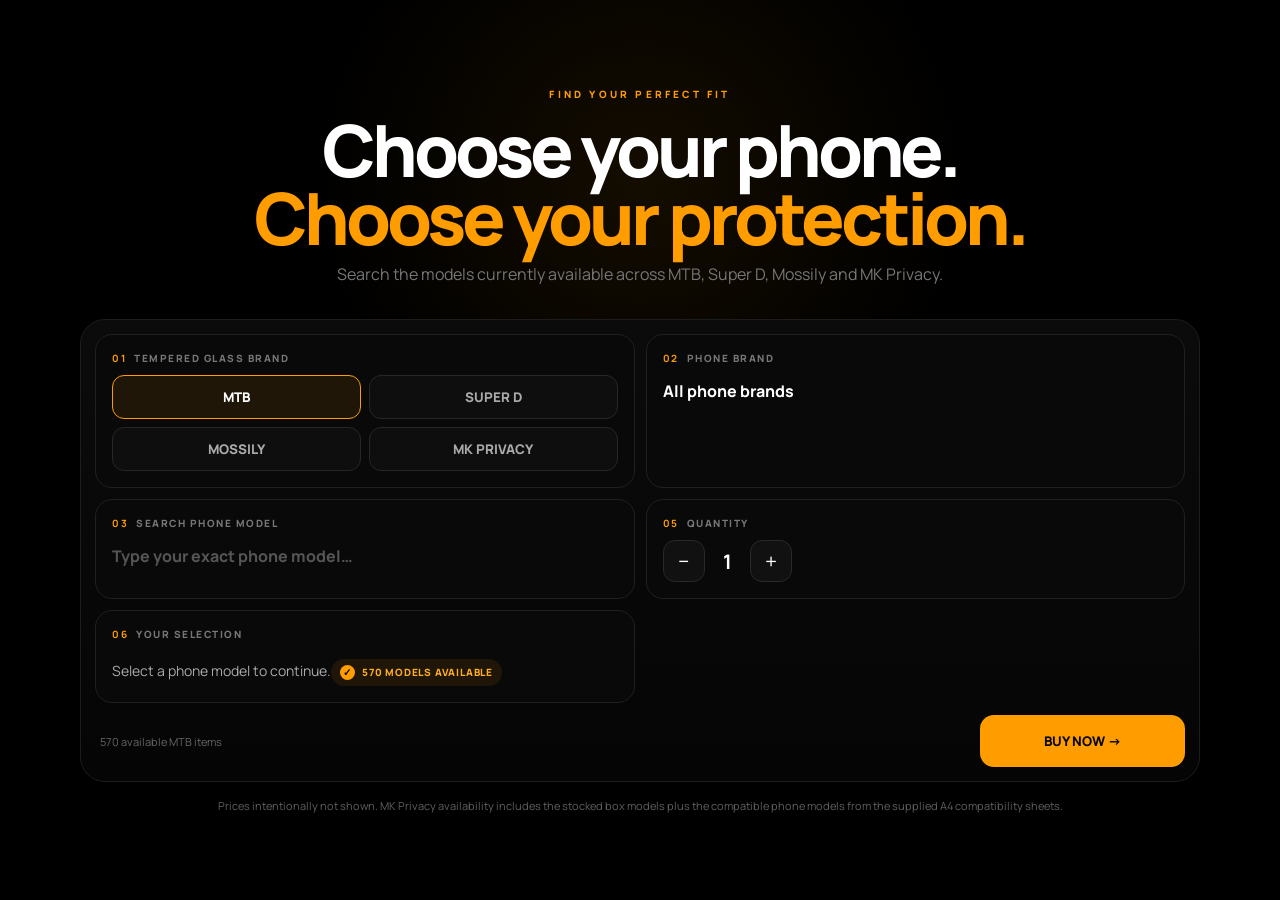
<file: finder.html>
<!doctype html>
<html lang="en"><head><meta charset="utf-8"><meta name="viewport" content="width=device-width,initial-scale=1">
<title>GlassGuard — Find Your Glass</title>
<style>
:root{--o:#ff9d00;--b:#000;--p:#090909;--l:#222;--m:#777}
*{box-sizing:border-box}body{margin:0;background:#000;color:#fff;font-family:Inter,Arial,sans-serif}
section{min-height:100vh;padding:70px 18px;display:grid;place-items:center;background:radial-gradient(circle at 50% 20%,rgba(255,157,0,.08),transparent 34%),#000}
.wrap{width:min(1120px,100%)}.ey{text-align:center;color:var(--o);font-size:10px;font-weight:900;letter-spacing:.32em}
h1{text-align:center;font-size:clamp(38px,6vw,72px);line-height:.94;letter-spacing:-.055em;margin:15px 0 12px;font-weight:900}h1 span{color:var(--o)}
.sub{text-align:center;color:#777;margin:0 0 34px}.panel{padding:14px;border:1px solid #1d1d1d;border-radius:25px;background:linear-gradient(#0b0b0b,#050505)}
.grid{display:grid;grid-template-columns:1fr 1fr;gap:11px}.f{padding:16px;border:1px solid #202020;border-radius:17px;background:#090909}.f:focus-within{border-color:#9c650e}
.lab{font-size:10px;color:#777;font-weight:900;letter-spacing:.15em;margin-bottom:10px}.lab b{color:var(--o);margin-right:8px}
select,input{width:100%;border:0;outline:0;background:transparent;color:#fff;font-size:16px;font-weight:750;padding:5px 0}
input::placeholder{color:#555}.brands,.types{display:grid;grid-template-columns:repeat(2,1fr);gap:8px}
.opt{padding:12px 8px;border-radius:12px;border:1px solid #272727;background:#0e0e0e;color:#aaa;font-weight:850;cursor:pointer}
.opt.on{border-color:var(--o);color:#fff;background:rgba(255,157,0,.09)}.opt.lock{opacity:.32;cursor:not-allowed}
.qty{display:flex;align-items:center;gap:18px}.qty button{width:42px;height:42px;border:1px solid #292929;border-radius:12px;background:#111;color:#fff;font-size:21px}.qty strong{font-size:20px}
.result{font-size:14px;line-height:1.5;color:#aaa}.result strong{color:#fff}.result em{font-style:normal;color:var(--o)}
.bottom{display:grid;grid-template-columns:1fr auto;gap:14px;align-items:center;margin-top:12px}.meta{font-size:11px;color:#666;padding-left:5px}
.cta{border:0;background:var(--o);color:#080808;font-weight:950;border-radius:14px;padding:17px 25px;min-width:205px;cursor:pointer}
.note{text-align:center;color:#5f5f5f;font-size:11px;margin-top:16px}
@media(max-width:700px){section{padding:48px 12px}.grid{grid-template-columns:1fr}.panel{padding:9px}.bottom{grid-template-columns:1fr}.cta{width:100%}h1{font-size:42px}.meta{text-align:center}.f{padding:14px}.sub{font-size:13px}}

.searchbox{position:relative}
.dropdown{display:none;position:absolute;z-index:50;left:0;right:0;top:calc(100% + 8px);max-height:270px;overflow:auto;background:#0b0b0b;border:1px solid #303030;border-radius:14px;padding:6px;box-shadow:0 18px 45px rgba(0,0,0,.72)}
.dropdown.open{display:block}
.dropitem{width:100%;text-align:left;border:0;background:transparent;color:#ddd;padding:11px 12px;border-radius:9px;cursor:pointer;font-weight:700}
.dropitem:hover,.dropitem.active{background:rgba(255,157,0,.10);color:#fff}
.dropitem small{display:block;color:#666;font-size:10px;font-weight:600;margin-top:3px}
.avail{display:inline-flex;align-items:center;gap:7px;margin-top:8px;padding:6px 9px;border-radius:999px;background:rgba(255,157,0,.09);color:#ffad22;font-size:10px;font-weight:900;letter-spacing:.08em}
.avail:before{content:"✓";display:grid;place-items:center;width:15px;height:15px;border-radius:50%;background:#ff9d00;color:#000;font-size:10px}
.noavail{color:#777;font-size:12px;margin-top:7px}
@media(max-width:700px){.dropdown{max-height:230px}}


.buymsg{display:none;margin-top:12px;padding:13px 15px;border-radius:13px;font-size:12px;font-weight:750}
.buymsg.show{display:block}
.buymsg.error{border:1px solid #3a2920;background:#120d09;color:#c9a37f}
.buymsg.ok{border:1px solid rgba(255,157,0,.35);background:rgba(255,157,0,.08);color:#ffb33b}
</style><link rel="stylesheet" href="premium.css"></head><body><section><div class="wrap">
<div class="ey">FIND YOUR PERFECT FIT</div><h1>Choose your phone.<br><span>Choose your protection.</span></h1>
<p class="sub">Search the models currently available across MTB, Super D, Mossily and MK Privacy.</p>
<div class="panel"><div class="grid">
<div class="f"><div class="lab"><b>01</b>TEMPERED GLASS BRAND</div><div class="brands">
<button class="opt on" data-g="MTB">MTB</button><button class="opt" data-g="SUPER D">SUPER D</button>
<button class="opt" data-g="MOSSILY">MOSSILY</button><button class="opt" data-g="MK PRIVACY">MK PRIVACY</button></div></div>
<div class="f"><div class="lab"><b>02</b>PHONE BRAND</div>
<div class="searchbox"><input id="makerSearch" autocomplete="off" placeholder="Search phone brand…"><div class="dropdown" id="makerDrop"></div></div></div>
<div class="f"><div class="lab"><b>03</b>SEARCH PHONE MODEL</div>
<div class="searchbox"><input id="model" autocomplete="off" placeholder="Type your exact phone model…"><div class="dropdown" id="modelDrop"></div></div></div>
<div class="f" id="glassTypeField" style="display:none"><div class="lab"><b>04</b>GLASS TYPE <span style="color:#555">· MOSSILY ONLY</span></div><div class="types" id="typeChoices"><button class="opt on" data-type="STANDARD">PRIVACY</button><button class="opt" data-type="CLEAR">CLEAR</button><button class="opt" data-type="BORDERLESS">BORDERLESS</button><button class="opt" data-type="UV">UV</button></div></div>
<div class="f"><div class="lab"><b>05</b>QUANTITY</div><div class="qty"><button id="minus">−</button><strong id="qty">1</strong><button id="plus">+</button></div></div>
<div class="f"><div class="lab"><b>06</b>YOUR SELECTION</div><div class="result" id="result">Select a phone model to continue.</div></div>
</div>
<div class="bottom"><div class="meta" id="meta"></div><button class="cta" id="find">BUY NOW →</button></div><div id="buyMsg" class="buymsg"></div></div>
<div class="note">Prices intentionally not shown. MK Privacy availability includes the stocked box models plus the compatible phone models from the supplied A4 compatibility sheets.</div>
</div></section>
<script>

const CATALOG=[{"id":"1774130048","glassBrand":"MTB","phoneBrand":"Apple","model":"iPhone 11","title":"iPhone 11 Tempered Glass – MTB 9H Full Glue Screen Protector","glassType":"STANDARD"},{"id":"1774120659","glassBrand":"MTB","phoneBrand":"Apple","model":"iPhone 11 Pro Max","title":"iPhone 11 Pro Max Tempered Glass – MTB 9H Full Glue Screen Protector","glassType":"STANDARD"},{"id":"1774116760","glassBrand":"MTB","phoneBrand":"Apple","model":"iPhone 12","title":"iPhone 12 Tempered Glass – MTB 9H Full Glue Screen Protector","glassType":"STANDARD"},{"id":"1773569363","glassBrand":"MTB","phoneBrand":"Apple","model":"iPhone 12 Pro","title":"iPhone 12 Pro Tempered Glass – MTB 9H Full Glue Screen Protector","glassType":"STANDARD"},{"id":"1774120660","glassBrand":"MTB","phoneBrand":"Apple","model":"iPhone 12 Pro Max","title":"iPhone 12 Pro Max Tempered Glass – MTB 9H Full Glue Screen Protector","glassType":"STANDARD"},{"id":"1773559691","glassBrand":"MTB","phoneBrand":"Apple","model":"iPhone 13","title":"iPhone 13 Tempered Glass – MTB 9H Full Glue Screen Protector","glassType":"STANDARD"},{"id":"1774118696","glassBrand":"MTB","phoneBrand":"Apple","model":"iPhone 13 Pro","title":"iPhone 13 Pro Tempered Glass – MTB 9H Full Glue Screen Protector","glassType":"STANDARD"},{"id":"1774118697","glassBrand":"MTB","phoneBrand":"Apple","model":"iPhone 13 Pro Max","title":"iPhone 13 Pro Max Tempered Glass – MTB 9H Full Glue Screen Protector","glassType":"STANDARD"},{"id":"1774122429","glassBrand":"MTB","phoneBrand":"Apple","model":"iPhone 14","title":"iPhone 14 Tempered Glass – MTB 9H Full Glue Screen Protector","glassType":"STANDARD"},{"id":"1774128067","glassBrand":"MTB","phoneBrand":"Apple","model":"iPhone 14 Plus","title":"iPhone 14 Plus Tempered Glass – MTB 9H Full Glue Screen Protector","glassType":"STANDARD"},{"id":"1773567448","glassBrand":"MTB","phoneBrand":"Apple","model":"iPhone 14 Pro","title":"iPhone 14 Pro Tempered Glass – MTB 9H Full Glue Screen Protector","glassType":"STANDARD"},{"id":"1773559692","glassBrand":"MTB","phoneBrand":"Apple","model":"iPhone 14 Pro Max","title":"iPhone 14 Pro Max Tempered Glass – MTB 9H Full Glue Screen Protector","glassType":"STANDARD"},{"id":"1773571354","glassBrand":"MTB","phoneBrand":"Apple","model":"iPhone 15","title":"iPhone 15 Tempered Glass – MTB 9H Full Glue Screen Protector","glassType":"STANDARD"},{"id":"1774118698","glassBrand":"MTB","phoneBrand":"Apple","model":"iPhone 15 Pro Max","title":"iPhone 15 Pro Max Tempered Glass – MTB 9H Full Glue Screen Protector","glassType":"STANDARD"},{"id":"1773561652","glassBrand":"MTB","phoneBrand":"Apple","model":"iPhone 16","title":"iPhone 16 Tempered Glass – MTB 9H Full Glue Screen Protector","glassType":"STANDARD"},{"id":"1774118699","glassBrand":"MTB","phoneBrand":"Apple","model":"iPhone 16e","title":"iPhone 16e Tempered Glass – MTB 9H Full Glue Screen Protector","glassType":"STANDARD"},{"id":"1773569360","glassBrand":"MTB","phoneBrand":"Apple","model":"iPhone 6 Black","title":"iPhone 6 Black Tempered Glass – MTB 9H Full Glue Screen Protector","glassType":"STANDARD"},{"id":"1774122426","glassBrand":"MTB","phoneBrand":"Apple","model":"iPhone 6 Plus Black","title":"iPhone 6 Plus Black Tempered Glass – MTB 9H Full Glue Screen Protector","glassType":"STANDARD"},{"id":"1774120657","glassBrand":"MTB","phoneBrand":"Apple","model":"iPhone 6 Plus White","title":"iPhone 6 Plus White Tempered Glass – MTB 9H Full Glue Screen Protector","glassType":"STANDARD"},{"id":"1773561650","glassBrand":"MTB","phoneBrand":"Apple","model":"iPhone 6 White","title":"iPhone 6 White Tempered Glass – MTB 9H Full Glue Screen Protector","glassType":"STANDARD"},{"id":"1774116759","glassBrand":"MTB","phoneBrand":"Apple","model":"iPhone 6s Black","title":"iPhone 6s Black Tempered Glass – MTB 9H Full Glue Screen Protector","glassType":"STANDARD"},{"id":"1773559690","glassBrand":"MTB","phoneBrand":"Apple","model":"iPhone 6s White","title":"iPhone 6s White Tempered Glass – MTB 9H Full Glue Screen Protector","glassType":"STANDARD"},{"id":"1774128063","glassBrand":"MTB","phoneBrand":"Apple","model":"iPhone 7 Plus Black","title":"iPhone 7 Plus Black Tempered Glass – MTB 9H Full Glue Screen Protector","glassType":"STANDARD"},{"id":"1773565501","glassBrand":"MTB","phoneBrand":"Apple","model":"iPhone 7 White","title":"iPhone 7 White Tempered Glass – MTB 9H Full Glue Screen Protector","glassType":"STANDARD"},{"id":"1773571350","glassBrand":"MTB","phoneBrand":"Apple","model":"iPhone 8 Plus Black","title":"iPhone 8 Plus Black Tempered Glass – MTB 9H Full Glue Screen Protector","glassType":"STANDARD"},{"id":"1774124315","glassBrand":"MTB","phoneBrand":"Apple","model":"iPhone 8 White","title":"iPhone 8 White Tempered Glass – MTB 9H Full Glue Screen Protector","glassType":"STANDARD"},{"id":"1773571351","glassBrand":"MTB","phoneBrand":"Apple","model":"iPhone XR","title":"iPhone XR Tempered Glass – MTB 9H Full Glue Screen Protector","glassType":"STANDARD"},{"id":"1774122428","glassBrand":"MTB","phoneBrand":"Apple","model":"iPhone XS Max","title":"iPhone XS Max Tempered Glass – MTB 9H Full Glue Screen Protector","glassType":"STANDARD"},{"id":"1773485694","glassBrand":"MTB","phoneBrand":"Honor","model":"Honor 200 Smart","title":"Honor 200 Smart Tempered Glass – MTB 9H Full Glue Screen Protector","glassType":"STANDARD"},{"id":"1773501461","glassBrand":"MTB","phoneBrand":"Honor","model":"Honor 70 Lite","title":"Honor 70 Lite Tempered Glass – MTB 9H Full Glue Screen Protector","glassType":"STANDARD"},{"id":"1773942796","glassBrand":"MTB","phoneBrand":"Honor","model":"Honor 7A","title":"Honor 7A Tempered Glass – MTB 9H Full Glue Screen Protector","glassType":"STANDARD"},{"id":"1774022069","glassBrand":"MTB","phoneBrand":"Honor","model":"Honor 7A Pro","title":"Honor 7A Pro Tempered Glass – MTB 9H Full Glue Screen Protector","glassType":"STANDARD"},{"id":"1774022070","glassBrand":"MTB","phoneBrand":"Honor","model":"Honor 7C","title":"Honor 7C Tempered Glass – MTB 9H Full Glue Screen Protector","glassType":"STANDARD"},{"id":"1774040519","glassBrand":"MTB","phoneBrand":"Honor","model":"Honor 8A (2020)","title":"Honor 8A (2020) Tempered Glass – MTB 9H Full Glue Screen Protector","glassType":"STANDARD"},{"id":"1773934879","glassBrand":"MTB","phoneBrand":"Honor","model":"Honor 8A Prime 2020","title":"Honor 8A Prime 2020 Tempered Glass – MTB 9H Full Glue Screen Protector","glassType":"STANDARD"},{"id":"1773982404","glassBrand":"MTB","phoneBrand":"Honor","model":"Honor 8A Pro","title":"Honor 8A Pro Tempered Glass – MTB 9H Full Glue Screen Protector","glassType":"STANDARD"},{"id":"1774072295","glassBrand":"MTB","phoneBrand":"Honor","model":"Honor 90 Smart","title":"Honor 90 Smart Tempered Glass – MTB 9H Full Glue Screen Protector","glassType":"STANDARD"},{"id":"1773483740","glassBrand":"MTB","phoneBrand":"Honor","model":"Honor Magic4 Lite","title":"Honor Magic4 Lite Tempered Glass – MTB 9H Full Glue Screen Protector","glassType":"STANDARD"},{"id":"1773483692","glassBrand":"MTB","phoneBrand":"Honor","model":"Honor Play 10A","title":"Honor Play 10A Tempered Glass – MTB 9H Full Glue Screen Protector","glassType":"STANDARD"},{"id":"1773501465","glassBrand":"MTB","phoneBrand":"Honor","model":"Honor Play 20","title":"Honor Play 20 Tempered Glass – MTB 9H Full Glue Screen Protector","glassType":"STANDARD"},{"id":"1774082092","glassBrand":"MTB","phoneBrand":"Honor","model":"Honor Play 30","title":"Honor Play 30 Tempered Glass – MTB 9H Full Glue Screen Protector","glassType":"STANDARD"},{"id":"1773525020","glassBrand":"MTB","phoneBrand":"Honor","model":"Honor Play 30 Plus","title":"Honor Play 30 Plus Tempered Glass – MTB 9H Full Glue Screen Protector","glassType":"STANDARD"},{"id":"1773501466","glassBrand":"MTB","phoneBrand":"Honor","model":"Honor Play 40","title":"Honor Play 40 Tempered Glass – MTB 9H Full Glue Screen Protector","glassType":"STANDARD"},{"id":"1774024733","glassBrand":"MTB","phoneBrand":"Honor","model":"Honor Play 40 Plus","title":"Honor Play 40 Plus Tempered Glass – MTB 9H Full Glue Screen Protector","glassType":"STANDARD"},{"id":"1773483771","glassBrand":"MTB","phoneBrand":"Honor","model":"Honor Play 40C","title":"Honor Play 40C Tempered Glass – MTB 9H Full Glue Screen Protector","glassType":"STANDARD"},{"id":"1774082087","glassBrand":"MTB","phoneBrand":"Honor","model":"Honor Play 50","title":"Honor Play 50 Tempered Glass – MTB 9H Full Glue Screen Protector","glassType":"STANDARD"},{"id":"1774022715","glassBrand":"MTB","phoneBrand":"Honor","model":"Honor Play 50 Plus","title":"Honor Play 50 Plus Tempered Glass – MTB 9H Full Glue Screen Protector","glassType":"STANDARD"},{"id":"1774052442","glassBrand":"MTB","phoneBrand":"Honor","model":"Honor Play 50M","title":"Honor Play 50M Tempered Glass – MTB 9H Full Glue Screen Protector","glassType":"STANDARD"},{"id":"1773483745","glassBrand":"MTB","phoneBrand":"Honor","model":"Honor Play 60 Plus","title":"Honor Play 60 Plus Tempered Glass – MTB 9H Full Glue Screen Protector","glassType":"STANDARD"},{"id":"1773509342","glassBrand":"MTB","phoneBrand":"Honor","model":"Honor Play 6C","title":"Honor Play 6C Tempered Glass – MTB 9H Full Glue Screen Protector","glassType":"STANDARD"},{"id":"1773525022","glassBrand":"MTB","phoneBrand":"Honor","model":"Honor Play 7T","title":"Honor Play 7T Tempered Glass – MTB 9H Full Glue Screen Protector","glassType":"STANDARD"},{"id":"1773425648","glassBrand":"MTB","phoneBrand":"Honor","model":"Honor Play 8A","title":"Honor Play 8A Tempered Glass – MTB 9H Full Glue Screen Protector","glassType":"STANDARD"},{"id":"1774024732","glassBrand":"MTB","phoneBrand":"Honor","model":"Honor Play 8T","title":"Honor Play 8T Tempered Glass – MTB 9H Full Glue Screen Protector","glassType":"STANDARD"},{"id":"1774024745","glassBrand":"MTB","phoneBrand":"Honor","model":"Honor Play 9C","title":"Honor Play 9C Tempered Glass – MTB 9H Full Glue Screen Protector","glassType":"STANDARD"},{"id":"1773483742","glassBrand":"MTB","phoneBrand":"Honor","model":"Honor Play 9T","title":"Honor Play 9T Tempered Glass – MTB 9H Full Glue Screen Protector","glassType":"STANDARD"},{"id":"1774052431","glassBrand":"MTB","phoneBrand":"Honor","model":"Honor X30","title":"Honor X30 Tempered Glass – MTB 9H Full Glue Screen Protector","glassType":"STANDARD"},{"id":"1773501451","glassBrand":"MTB","phoneBrand":"Honor","model":"Honor X40 GT","title":"Honor X40 GT Tempered Glass – MTB 9H Full Glue Screen Protector","glassType":"STANDARD"},{"id":"1773401999","glassBrand":"MTB","phoneBrand":"Honor","model":"Honor X5","title":"Honor X5 Tempered Glass – MTB 9H Full Glue Screen Protector","glassType":"STANDARD"},{"id":"1773952625","glassBrand":"MTB","phoneBrand":"Honor","model":"Honor X5 Plus","title":"Honor X5 Plus Tempered Glass – MTB 9H Full Glue Screen Protector","glassType":"STANDARD"},{"id":"1773421657","glassBrand":"MTB","phoneBrand":"Honor","model":"Honor X5B","title":"Honor X5B Tempered Glass – MTB 9H Full Glue Screen Protector","glassType":"STANDARD"},{"id":"1774052445","glassBrand":"MTB","phoneBrand":"Honor","model":"Honor X5B Plus","title":"Honor X5B Plus Tempered Glass – MTB 9H Full Glue Screen Protector","glassType":"STANDARD"},{"id":"1774082009","glassBrand":"MTB","phoneBrand":"Honor","model":"Honor X5C","title":"Honor X5C Tempered Glass – MTB 9H Full Glue Screen Protector","glassType":"STANDARD"},{"id":"1774072232","glassBrand":"MTB","phoneBrand":"Honor","model":"Honor X5C Plus","title":"Honor X5C Plus Tempered Glass – MTB 9H Full Glue Screen Protector","glassType":"STANDARD"},{"id":"1773399988","glassBrand":"MTB","phoneBrand":"Honor","model":"Honor X6","title":"Honor X6 Tempered Glass – MTB 9H Full Glue Screen Protector","glassType":"STANDARD"},{"id":"1773525096","glassBrand":"MTB","phoneBrand":"Honor","model":"Honor X6A","title":"Honor X6A Tempered Glass – MTB 9H Full Glue Screen Protector","glassType":"STANDARD"},{"id":"1773405987","glassBrand":"MTB","phoneBrand":"Honor","model":"Honor X6B","title":"Honor X6B Tempered Glass – MTB 9H Full Glue Screen Protector","glassType":"STANDARD"},{"id":"1774082089","glassBrand":"MTB","phoneBrand":"Honor","model":"Honor X6C","title":"Honor X6C Tempered Glass – MTB 9H Full Glue Screen Protector","glassType":"STANDARD"},{"id":"1773425656","glassBrand":"MTB","phoneBrand":"Honor","model":"Honor X6S","title":"Honor X6S Tempered Glass – MTB 9H Full Glue Screen Protector","glassType":"STANDARD"},{"id":"1774040522","glassBrand":"MTB","phoneBrand":"Honor","model":"Honor X7","title":"Honor X7 Tempered Glass – MTB 9H Full Glue Screen Protector","glassType":"STANDARD"},{"id":"1774052433","glassBrand":"MTB","phoneBrand":"Honor","model":"Honor X7A","title":"Honor X7A Tempered Glass – MTB 9H Full Glue Screen Protector","glassType":"STANDARD"},{"id":"1773483741","glassBrand":"MTB","phoneBrand":"Honor","model":"Honor X7B 4G","title":"Honor X7B 4G Tempered Glass – MTB 9H Full Glue Screen Protector","glassType":"STANDARD"},{"id":"1774028649","glassBrand":"MTB","phoneBrand":"Honor","model":"Honor X7B 5G","title":"Honor X7B 5G Tempered Glass – MTB 9H Full Glue Screen Protector","glassType":"STANDARD"},{"id":"1773485693","glassBrand":"MTB","phoneBrand":"Honor","model":"Honor X7C 4G","title":"Honor X7C 4G Tempered Glass – MTB 9H Full Glue Screen Protector","glassType":"STANDARD"},{"id":"1773509324","glassBrand":"MTB","phoneBrand":"Honor","model":"Honor X7D 4G","title":"Honor X7D 4G Tempered Glass – MTB 9H Full Glue Screen Protector","glassType":"STANDARD"},{"id":"1773483078","glassBrand":"MTB","phoneBrand":"Honor","model":"Honor X8 5G","title":"Honor X8 5G Tempered Glass – MTB 9H Full Glue Screen Protector","glassType":"STANDARD"},{"id":"1773421724","glassBrand":"MTB","phoneBrand":"Honor","model":"Honor X8A 5G","title":"Honor X8A 5G Tempered Glass – MTB 9H Full Glue Screen Protector","glassType":"STANDARD"},{"id":"1774022714","glassBrand":"MTB","phoneBrand":"Honor","model":"Honor X9","title":"Honor X9 Tempered Glass – MTB 9H Full Glue Screen Protector","glassType":"STANDARD"},{"id":"1773503416","glassBrand":"MTB","phoneBrand":"Honor","model":"Honor X9 5G","title":"Honor X9 5G Tempered Glass – MTB 9H Full Glue Screen Protector","glassType":"STANDARD"},{"id":"1774072310","glassBrand":"MTB","phoneBrand":"Honor","model":"Honor X9C","title":"Honor X9C Tempered Glass – MTB 9H Full Glue Screen Protector","glassType":"STANDARD"},{"id":"1774024728","glassBrand":"MTB","phoneBrand":"Huawei","model":"Huawei Enjoy 20","title":"Huawei Enjoy 20 Tempered Glass – MTB 9H Full Glue Screen Protector","glassType":"STANDARD"},{"id":"1774040523","glassBrand":"MTB","phoneBrand":"Huawei","model":"Huawei Enjoy 50","title":"Huawei Enjoy 50 Tempered Glass – MTB 9H Full Glue Screen Protector","glassType":"STANDARD"},{"id":"1773942731","glassBrand":"MTB","phoneBrand":"Huawei","model":"Huawei Enjoy 50Z","title":"Huawei Enjoy 50Z Tempered Glass – MTB 9H Full Glue Screen Protector","glassType":"STANDARD"},{"id":"1773483750","glassBrand":"MTB","phoneBrand":"Huawei","model":"Huawei Enjoy 60","title":"Huawei Enjoy 60 Tempered Glass – MTB 9H Full Glue Screen Protector","glassType":"STANDARD"},{"id":"1773944822","glassBrand":"MTB","phoneBrand":"Huawei","model":"Huawei Enjoy 8E","title":"Huawei Enjoy 8E Tempered Glass – MTB 9H Full Glue Screen Protector","glassType":"STANDARD"},{"id":"1773425651","glassBrand":"MTB","phoneBrand":"Huawei","model":"Huawei Enjoy 9","title":"Huawei Enjoy 9 Tempered Glass – MTB 9H Full Glue Screen Protector","glassType":"STANDARD"},{"id":"1773405970","glassBrand":"MTB","phoneBrand":"Huawei","model":"Huawei Enjoy 9E","title":"Huawei Enjoy 9E Tempered Glass – MTB 9H Full Glue Screen Protector","glassType":"STANDARD"},{"id":"1774082093","glassBrand":"MTB","phoneBrand":"Huawei","model":"Huawei Nova Y60","title":"Huawei Nova Y60 Tempered Glass – MTB 9H Full Glue Screen Protector","glassType":"STANDARD"},{"id":"1773399965","glassBrand":"MTB","phoneBrand":"Huawei","model":"Huawei Nova Y61","title":"Huawei Nova Y61 Tempered Glass – MTB 9H Full Glue Screen Protector","glassType":"STANDARD"},{"id":"1773503367","glassBrand":"MTB","phoneBrand":"Huawei","model":"Huawei Nova Y70","title":"Huawei Nova Y70 Tempered Glass – MTB 9H Full Glue Screen Protector","glassType":"STANDARD"},{"id":"1773525019","glassBrand":"MTB","phoneBrand":"Huawei","model":"Huawei Nova Y70 Plus","title":"Huawei Nova Y70 Plus Tempered Glass – MTB 9H Full Glue Screen Protector","glassType":"STANDARD"},{"id":"1773944823","glassBrand":"MTB","phoneBrand":"Huawei","model":"Huawei Y6 2018","title":"Huawei Y6 2018 Tempered Glass – MTB 9H Full Glue Screen Protector","glassType":"STANDARD"},{"id":"1773423754","glassBrand":"MTB","phoneBrand":"Huawei","model":"Huawei Y6 2019","title":"Huawei Y6 2019 Tempered Glass – MTB 9H Full Glue Screen Protector","glassType":"STANDARD"},{"id":"1773934877","glassBrand":"MTB","phoneBrand":"Huawei","model":"Huawei Y6 Prime 2018","title":"Huawei Y6 Prime 2018 Tempered Glass – MTB 9H Full Glue Screen Protector","glassType":"STANDARD"},{"id":"1773483066","glassBrand":"MTB","phoneBrand":"Huawei","model":"Huawei Y6 Pro 2019","title":"Huawei Y6 Pro 2019 Tempered Glass – MTB 9H Full Glue Screen Protector","glassType":"STANDARD"},{"id":"1774022071","glassBrand":"MTB","phoneBrand":"Huawei","model":"Huawei Y6S","title":"Huawei Y6S Tempered Glass – MTB 9H Full Glue Screen Protector","glassType":"STANDARD"},{"id":"1773483067","glassBrand":"MTB","phoneBrand":"Huawei","model":"Huawei Y7 2019","title":"Huawei Y7 2019 Tempered Glass – MTB 9H Full Glue Screen Protector","glassType":"STANDARD"},{"id":"1773405971","glassBrand":"MTB","phoneBrand":"Huawei","model":"Huawei Y7 Prime 2019","title":"Huawei Y7 Prime 2019 Tempered Glass – MTB 9H Full Glue Screen Protector","glassType":"STANDARD"},{"id":"1773952683","glassBrand":"MTB","phoneBrand":"Huawei","model":"Huawei Y7 Pro 2019","title":"Huawei Y7 Pro 2019 Tempered Glass – MTB 9H Full Glue Screen Protector","glassType":"STANDARD"},{"id":"1773509272","glassBrand":"MTB","phoneBrand":"Huawei","model":"Huawei Y71","title":"Huawei Y71 Tempered Glass – MTB 9H Full Glue Screen Protector","glassType":"STANDARD"},{"id":"1774028667","glassBrand":"MTB","phoneBrand":"Infinix","model":"Infinix Hot 10","title":"Infinix Hot 10 Tempered Glass – MTB 9H Full Glue Screen Protector","glassType":"STANDARD"},{"id":"1773485712","glassBrand":"MTB","phoneBrand":"Infinix","model":"Infinix Hot 10i","title":"Infinix Hot 10i Tempered Glass – MTB 9H Full Glue Screen Protector","glassType":"STANDARD"},{"id":"1773483022","glassBrand":"MTB","phoneBrand":"Infinix","model":"Infinix Hot 11","title":"Infinix Hot 11 Tempered Glass – MTB 9H Full Glue Screen Protector","glassType":"STANDARD"},{"id":"1773503429","glassBrand":"MTB","phoneBrand":"Infinix","model":"Infinix Hot 11S","title":"Infinix Hot 11S Tempered Glass – MTB 9H Full Glue Screen Protector","glassType":"STANDARD"},{"id":"1773425606","glassBrand":"MTB","phoneBrand":"Infinix","model":"Infinix Hot 12i","title":"Infinix Hot 12i Tempered Glass – MTB 9H Full Glue Screen Protector","glassType":"STANDARD"},{"id":"1773501463","glassBrand":"MTB","phoneBrand":"Infinix","model":"Infinix Hot 20","title":"Infinix Hot 20 Tempered Glass – MTB 9H Full Glue Screen Protector","glassType":"STANDARD"},{"id":"1773942758","glassBrand":"MTB","phoneBrand":"Infinix","model":"Infinix Hot 20 5G","title":"Infinix Hot 20 5G Tempered Glass – MTB 9H Full Glue Screen Protector","glassType":"STANDARD"},{"id":"1773483024","glassBrand":"MTB","phoneBrand":"Infinix","model":"Infinix Hot 20i","title":"Infinix Hot 20i Tempered Glass – MTB 9H Full Glue Screen Protector","glassType":"STANDARD"},{"id":"1774024740","glassBrand":"MTB","phoneBrand":"Infinix","model":"Infinix Hot 20S","title":"Infinix Hot 20S Tempered Glass – MTB 9H Full Glue Screen Protector","glassType":"STANDARD"},{"id":"1773525091","glassBrand":"MTB","phoneBrand":"Infinix","model":"Infinix Hot 30","title":"Infinix Hot 30 Tempered Glass – MTB 9H Full Glue Screen Protector","glassType":"STANDARD"},{"id":"1774072307","glassBrand":"MTB","phoneBrand":"Infinix","model":"Infinix Hot 30 5G","title":"Infinix Hot 30 5G Tempered Glass – MTB 9H Full Glue Screen Protector","glassType":"STANDARD"},{"id":"1774040531","glassBrand":"MTB","phoneBrand":"Infinix","model":"Infinix Hot 30i","title":"Infinix Hot 30i Tempered Glass – MTB 9H Full Glue Screen Protector","glassType":"STANDARD"},{"id":"1774024046","glassBrand":"MTB","phoneBrand":"Infinix","model":"Infinix Hot 40","title":"Infinix Hot 40 Tempered Glass – MTB 9H Full Glue Screen Protector","glassType":"STANDARD"},{"id":"1774022726","glassBrand":"MTB","phoneBrand":"Infinix","model":"Infinix Hot 40 Pro","title":"Infinix Hot 40 Pro Tempered Glass – MTB 9H Full Glue Screen Protector","glassType":"STANDARD"},{"id":"1773485707","glassBrand":"MTB","phoneBrand":"Infinix","model":"Infinix Hot 40i","title":"Infinix Hot 40i Tempered Glass – MTB 9H Full Glue Screen Protector","glassType":"STANDARD"},{"id":"1773405972","glassBrand":"MTB","phoneBrand":"Infinix","model":"Infinix Hot 50 5G","title":"Infinix Hot 50 5G Tempered Glass – MTB 9H Full Glue Screen Protector","glassType":"STANDARD"},{"id":"1773944829","glassBrand":"MTB","phoneBrand":"Infinix","model":"Infinix Hot 50i 4G","title":"Infinix Hot 50i 4G Tempered Glass – MTB 9H Full Glue Screen Protector","glassType":"STANDARD"},{"id":"1774024024","glassBrand":"MTB","phoneBrand":"Infinix","model":"Infinix Hot 8","title":"Infinix Hot 8 Tempered Glass – MTB 9H Full Glue Screen Protector","glassType":"STANDARD"},{"id":"1773509339","glassBrand":"MTB","phoneBrand":"Infinix","model":"Infinix Hot 8 Lite","title":"Infinix Hot 8 Lite Tempered Glass – MTB 9H Full Glue Screen Protector","glassType":"STANDARD"},{"id":"1774028668","glassBrand":"MTB","phoneBrand":"Infinix","model":"Infinix Note 30 4G","title":"Infinix Note 30 4G Tempered Glass – MTB 9H Full Glue Screen Protector","glassType":"STANDARD"},{"id":"1774082085","glassBrand":"MTB","phoneBrand":"Infinix","model":"Infinix Note 30 5G","title":"Infinix Note 30 5G Tempered Glass – MTB 9H Full Glue Screen Protector","glassType":"STANDARD"},{"id":"1774082086","glassBrand":"MTB","phoneBrand":"Infinix","model":"Infinix Note 40X 5G","title":"Infinix Note 40X 5G Tempered Glass – MTB 9H Full Glue Screen Protector","glassType":"STANDARD"},{"id":"1773485053","glassBrand":"MTB","phoneBrand":"Infinix","model":"Infinix Note 50X","title":"Infinix Note 50X Tempered Glass – MTB 9H Full Glue Screen Protector","glassType":"STANDARD"},{"id":"1773942800","glassBrand":"MTB","phoneBrand":"Infinix","model":"Infinix Smart 10","title":"Infinix Smart 10 Tempered Glass – MTB 9H Full Glue Screen Protector","glassType":"STANDARD"},{"id":"1773423756","glassBrand":"MTB","phoneBrand":"Infinix","model":"Infinix Smart 10 4G","title":"Infinix Smart 10 4G Tempered Glass – MTB 9H Full Glue Screen Protector","glassType":"STANDARD"},{"id":"1774024064","glassBrand":"MTB","phoneBrand":"Infinix","model":"Infinix Smart 10 Plus","title":"Infinix Smart 10 Plus Tempered Glass – MTB 9H Full Glue Screen Protector","glassType":"STANDARD"},{"id":"1774022729","glassBrand":"MTB","phoneBrand":"Infinix","model":"Infinix Smart 5","title":"Infinix Smart 5 Tempered Glass – MTB 9H Full Glue Screen Protector","glassType":"STANDARD"},{"id":"1773503436","glassBrand":"MTB","phoneBrand":"Infinix","model":"Infinix Smart 6","title":"Infinix Smart 6 Tempered Glass – MTB 9H Full Glue Screen Protector","glassType":"STANDARD"},{"id":"1773525095","glassBrand":"MTB","phoneBrand":"Infinix","model":"Infinix Smart 6 HD","title":"Infinix Smart 6 HD Tempered Glass – MTB 9H Full Glue Screen Protector","glassType":"STANDARD"},{"id":"1773423711","glassBrand":"MTB","phoneBrand":"Infinix","model":"Infinix Smart 7 HD","title":"Infinix Smart 7 HD Tempered Glass – MTB 9H Full Glue Screen Protector","glassType":"STANDARD"},{"id":"1773483759","glassBrand":"MTB","phoneBrand":"Infinix","model":"Infinix Smart 8","title":"Infinix Smart 8 Tempered Glass – MTB 9H Full Glue Screen Protector","glassType":"STANDARD"},{"id":"1773483043","glassBrand":"MTB","phoneBrand":"Infinix","model":"Infinix Smart 8 Plus","title":"Infinix Smart 8 Plus Tempered Glass – MTB 9H Full Glue Screen Protector","glassType":"STANDARD"},{"id":"1773485026","glassBrand":"MTB","phoneBrand":"Infinix","model":"Infinix Smart 8 Pro","title":"Infinix Smart 8 Pro Tempered Glass – MTB 9H Full Glue Screen Protector","glassType":"STANDARD"},{"id":"1773982405","glassBrand":"MTB","phoneBrand":"Infinix","model":"Infinix Smart 9","title":"Infinix Smart 9 Tempered Glass – MTB 9H Full Glue Screen Protector","glassType":"STANDARD"},{"id":"1773952687","glassBrand":"MTB","phoneBrand":"Infinix","model":"Infinix Smart 9 HD","title":"Infinix Smart 9 HD Tempered Glass – MTB 9H Full Glue Screen Protector","glassType":"STANDARD"},{"id":"1773501460","glassBrand":"MTB","phoneBrand":"Infinix","model":"Infinix Zero 5G","title":"Infinix Zero 5G Tempered Glass – MTB 9H Full Glue Screen Protector","glassType":"STANDARD"},{"id":"1774054398","glassBrand":"MTB","phoneBrand":"Infinix","model":"Infinix Zero 5G 2023","title":"Infinix Zero 5G 2023 Tempered Glass – MTB 9H Full Glue Screen Protector","glassType":"STANDARD"},{"id":"1773944771","glassBrand":"MTB","phoneBrand":"Itel","model":"Itel A60","title":"Itel A60 Tempered Glass – MTB 9H Full Glue Screen Protector","glassType":"STANDARD"},{"id":"1773934842","glassBrand":"MTB","phoneBrand":"Itel","model":"Itel A60S","title":"Itel A60S Tempered Glass – MTB 9H Full Glue Screen Protector","glassType":"STANDARD"},{"id":"1773425608","glassBrand":"MTB","phoneBrand":"Itel","model":"Itel A70","title":"Itel A70 Tempered Glass – MTB 9H Full Glue Screen Protector","glassType":"STANDARD"},{"id":"1773405929","glassBrand":"MTB","phoneBrand":"Itel","model":"Itel P40","title":"Itel P40 Tempered Glass – MTB 9H Full Glue Screen Protector","glassType":"STANDARD"},{"id":"1773982369","glassBrand":"MTB","phoneBrand":"Itel","model":"Itel S23","title":"Itel S23 Tempered Glass – MTB 9H Full Glue Screen Protector","glassType":"STANDARD"},{"id":"1774024739","glassBrand":"MTB","phoneBrand":"Itel","model":"Itel S24","title":"Itel S24 Tempered Glass – MTB 9H Full Glue Screen Protector","glassType":"STANDARD"},{"id":"1773980355","glassBrand":"MTB","phoneBrand":"Itel","model":"Itel Vision 5 Plus","title":"Itel Vision 5 Plus Tempered Glass – MTB 9H Full Glue Screen Protector","glassType":"STANDARD"},{"id":"1773501464","glassBrand":"MTB","phoneBrand":"Motorola","model":"Motorola Moto E13","title":"Motorola Moto E13 Tempered Glass – MTB 9H Full Glue Screen Protector","glassType":"STANDARD"},{"id":"1773509340","glassBrand":"MTB","phoneBrand":"Motorola","model":"Motorola Moto E22","title":"Motorola Moto E22 Tempered Glass – MTB 9H Full Glue Screen Protector","glassType":"STANDARD"},{"id":"1774028670","glassBrand":"MTB","phoneBrand":"Motorola","model":"Motorola Moto G60","title":"Motorola Moto G60 Tempered Glass – MTB 9H Full Glue Screen Protector","glassType":"STANDARD"},{"id":"1773980358","glassBrand":"MTB","phoneBrand":"OPPO","model":"OPPO A11K","title":"OPPO A11K Tempered Glass – MTB 9H Full Glue Screen Protector","glassType":"STANDARD"},{"id":"1773952663","glassBrand":"MTB","phoneBrand":"OPPO","model":"OPPO A11S","title":"OPPO A11S Tempered Glass – MTB 9H Full Glue Screen Protector","glassType":"STANDARD"},{"id":"1773982370","glassBrand":"MTB","phoneBrand":"OPPO","model":"OPPO A12","title":"OPPO A12 Tempered Glass – MTB 9H Full Glue Screen Protector","glassType":"STANDARD"},{"id":"1773421697","glassBrand":"MTB","phoneBrand":"OPPO","model":"OPPO A32","title":"OPPO A32 Tempered Glass – MTB 9H Full Glue Screen Protector","glassType":"STANDARD"},{"id":"1773405944","glassBrand":"MTB","phoneBrand":"OPPO","model":"OPPO A33 2020","title":"OPPO A33 2020 Tempered Glass – MTB 9H Full Glue Screen Protector","glassType":"STANDARD"},{"id":"1773423731","glassBrand":"MTB","phoneBrand":"OPPO","model":"OPPO A36","title":"OPPO A36 Tempered Glass – MTB 9H Full Glue Screen Protector","glassType":"STANDARD"},{"id":"1774022040","glassBrand":"MTB","phoneBrand":"OPPO","model":"OPPO A53 4G","title":"OPPO A53 4G Tempered Glass – MTB 9H Full Glue Screen Protector","glassType":"STANDARD"},{"id":"1773982381","glassBrand":"MTB","phoneBrand":"OPPO","model":"OPPO A53S","title":"OPPO A53S Tempered Glass – MTB 9H Full Glue Screen Protector","glassType":"STANDARD"},{"id":"1773982382","glassBrand":"MTB","phoneBrand":"OPPO","model":"OPPO A54 4G","title":"OPPO A54 4G Tempered Glass – MTB 9H Full Glue Screen Protector","glassType":"STANDARD"},{"id":"1773952662","glassBrand":"MTB","phoneBrand":"OPPO","model":"OPPO A55 4G","title":"OPPO A55 4G Tempered Glass – MTB 9H Full Glue Screen Protector","glassType":"STANDARD"},{"id":"1773425609","glassBrand":"MTB","phoneBrand":"OPPO","model":"OPPO A5S","title":"OPPO A5S Tempered Glass – MTB 9H Full Glue Screen Protector","glassType":"STANDARD"},{"id":"1773485006","glassBrand":"MTB","phoneBrand":"OPPO","model":"OPPO A7","title":"OPPO A7 Tempered Glass – MTB 9H Full Glue Screen Protector","glassType":"STANDARD"},{"id":"1773944787","glassBrand":"MTB","phoneBrand":"OPPO","model":"OPPO A76","title":"OPPO A76 Tempered Glass – MTB 9H Full Glue Screen Protector","glassType":"STANDARD"},{"id":"1774028651","glassBrand":"MTB","phoneBrand":"OPPO","model":"OPPO A7X","title":"OPPO A7X Tempered Glass – MTB 9H Full Glue Screen Protector","glassType":"STANDARD"},{"id":"1773485007","glassBrand":"MTB","phoneBrand":"OPPO","model":"OPPO A7Y","title":"OPPO A7Y Tempered Glass – MTB 9H Full Glue Screen Protector","glassType":"STANDARD"},{"id":"1773952676","glassBrand":"MTB","phoneBrand":"OPPO","model":"OPPO A9","title":"OPPO A9 Tempered Glass – MTB 9H Full Glue Screen Protector","glassType":"STANDARD"},{"id":"1773980369","glassBrand":"MTB","phoneBrand":"OPPO","model":"OPPO A92S","title":"OPPO A92S Tempered Glass – MTB 9H Full Glue Screen Protector","glassType":"STANDARD"},{"id":"1773942774","glassBrand":"MTB","phoneBrand":"OPPO","model":"OPPO A96 4G","title":"OPPO A96 4G Tempered Glass – MTB 9H Full Glue Screen Protector","glassType":"STANDARD"},{"id":"1773425638","glassBrand":"MTB","phoneBrand":"OPPO","model":"OPPO F11","title":"OPPO F11 Tempered Glass – MTB 9H Full Glue Screen Protector","glassType":"STANDARD"},{"id":"1773982372","glassBrand":"MTB","phoneBrand":"OPPO","model":"OPPO F11 Pro","title":"OPPO F11 Pro Tempered Glass – MTB 9H Full Glue Screen Protector","glassType":"STANDARD"},{"id":"1773944785","glassBrand":"MTB","phoneBrand":"OPPO","model":"OPPO K10","title":"OPPO K10 Tempered Glass – MTB 9H Full Glue Screen Protector","glassType":"STANDARD"},{"id":"1774022042","glassBrand":"MTB","phoneBrand":"OPPO","model":"OPPO K10 5G China","title":"OPPO K10 5G China Tempered Glass – MTB 9H Full Glue Screen Protector","glassType":"STANDARD"},{"id":"1774054394","glassBrand":"MTB","phoneBrand":"OPPO","model":"OPPO K10X 5G","title":"OPPO K10X 5G Tempered Glass – MTB 9H Full Glue Screen Protector","glassType":"STANDARD"},{"id":"1773982373","glassBrand":"MTB","phoneBrand":"OPPO","model":"OPPO K3","title":"OPPO K3 Tempered Glass – MTB 9H Full Glue Screen Protector","glassType":"STANDARD"},{"id":"1773485021","glassBrand":"MTB","phoneBrand":"OPPO","model":"OPPO K9S 5G","title":"OPPO K9S 5G Tempered Glass – MTB 9H Full Glue Screen Protector","glassType":"STANDARD"},{"id":"1773421698","glassBrand":"MTB","phoneBrand":"OPPO","model":"OPPO Reno 4Z 5G","title":"OPPO Reno 4Z 5G Tempered Glass – MTB 9H Full Glue Screen Protector","glassType":"STANDARD"},{"id":"1773425639","glassBrand":"MTB","phoneBrand":"OPPO","model":"OPPO Reno Ace","title":"OPPO Reno Ace Tempered Glass – MTB 9H Full Glue Screen Protector","glassType":"STANDARD"},{"id":"1773421712","glassBrand":"MTB","phoneBrand":"Oneplus","model":"OnePlus 7T","title":"OnePlus 7T Tempered Glass – MTB 9H Full Glue Screen Protector","glassType":"STANDARD"},{"id":"1773425630","glassBrand":"MTB","phoneBrand":"Oneplus","model":"OnePlus Ace Racing","title":"OnePlus Ace Racing Tempered Glass – MTB 9H Full Glue Screen Protector","glassType":"STANDARD"},{"id":"1773503433","glassBrand":"MTB","phoneBrand":"Oneplus","model":"OnePlus Nord 3","title":"OnePlus Nord 3 Tempered Glass – MTB 9H Full Glue Screen Protector","glassType":"STANDARD"},{"id":"1773934853","glassBrand":"MTB","phoneBrand":"Oneplus","model":"OnePlus Nord CE 2 Lite 5G","title":"OnePlus Nord CE 2 Lite 5G Tempered Glass – MTB 9H Full Glue Screen Protector","glassType":"STANDARD"},{"id":"1773525086","glassBrand":"MTB","phoneBrand":"Oneplus","model":"OnePlus Nord CE 3 Lite 5G","title":"OnePlus Nord CE 3 Lite 5G Tempered Glass – MTB 9H Full Glue Screen Protector","glassType":"STANDARD"},{"id":"1773485023","glassBrand":"MTB","phoneBrand":"Oneplus","model":"OnePlus Nord N100","title":"OnePlus Nord N100 Tempered Glass – MTB 9H Full Glue Screen Protector","glassType":"STANDARD"},{"id":"1773423737","glassBrand":"MTB","phoneBrand":"Other","model":"iQOO 7","title":"iQOO 7 Tempered Glass – MTB 9H Full Glue Screen Protector","glassType":"STANDARD"},{"id":"1774022045","glassBrand":"MTB","phoneBrand":"Other","model":"iQOO Neo3 5G","title":"iQOO Neo3 5G Tempered Glass – MTB 9H Full Glue Screen Protector","glassType":"STANDARD"},{"id":"1773525093","glassBrand":"MTB","phoneBrand":"Other","model":"iQOO Neo6","title":"iQOO Neo6 Tempered Glass – MTB 9H Full Glue Screen Protector","glassType":"STANDARD"},{"id":"1773934859","glassBrand":"MTB","phoneBrand":"Other","model":"iQOO Neo6 SE","title":"iQOO Neo6 SE Tempered Glass – MTB 9H Full Glue Screen Protector","glassType":"STANDARD"},{"id":"1773525088","glassBrand":"MTB","phoneBrand":"Other","model":"iQOO U1","title":"iQOO U1 Tempered Glass – MTB 9H Full Glue Screen Protector","glassType":"STANDARD"},{"id":"1773485704","glassBrand":"MTB","phoneBrand":"Other","model":"iQOO Z10 Lite 5G","title":"iQOO Z10 Lite 5G Tempered Glass – MTB 9H Full Glue Screen Protector","glassType":"STANDARD"},{"id":"1774072303","glassBrand":"MTB","phoneBrand":"Other","model":"iQOO Z10X","title":"iQOO Z10X Tempered Glass – MTB 9H Full Glue Screen Protector","glassType":"STANDARD"},{"id":"1774024047","glassBrand":"MTB","phoneBrand":"Other","model":"iQOO Z7 5G","title":"iQOO Z7 5G Tempered Glass – MTB 9H Full Glue Screen Protector","glassType":"STANDARD"},{"id":"1773421701","glassBrand":"MTB","phoneBrand":"Other","model":"iQOO Z7S 5G","title":"iQOO Z7S 5G Tempered Glass – MTB 9H Full Glue Screen Protector","glassType":"STANDARD"},{"id":"1773485710","glassBrand":"MTB","phoneBrand":"Other","model":"iQOO Z9 5G","title":"iQOO Z9 5G Tempered Glass – MTB 9H Full Glue Screen Protector","glassType":"STANDARD"},{"id":"1774072302","glassBrand":"MTB","phoneBrand":"Other","model":"iQOO Z9X 5G","title":"iQOO Z9X 5G Tempered Glass – MTB 9H Full Glue Screen Protector","glassType":"STANDARD"},{"id":"1773942790","glassBrand":"MTB","phoneBrand":"POCO","model":"POCO C3","title":"POCO C3 Tempered Glass – MTB 9H Full Glue Screen Protector","glassType":"STANDARD"},{"id":"1773485038","glassBrand":"MTB","phoneBrand":"POCO","model":"POCO C31","title":"POCO C31 Tempered Glass – MTB 9H Full Glue Screen Protector","glassType":"STANDARD"},{"id":"1773982391","glassBrand":"MTB","phoneBrand":"POCO","model":"POCO C40","title":"POCO C40 Tempered Glass – MTB 9H Full Glue Screen Protector","glassType":"STANDARD"},{"id":"1773485033","glassBrand":"MTB","phoneBrand":"POCO","model":"POCO C55","title":"POCO C55 Tempered Glass – MTB 9H Full Glue Screen Protector","glassType":"STANDARD"},{"id":"1773944808","glassBrand":"MTB","phoneBrand":"POCO","model":"POCO C61","title":"POCO C61 Tempered Glass – MTB 9H Full Glue Screen Protector","glassType":"STANDARD"},{"id":"1774072316","glassBrand":"MTB","phoneBrand":"POCO","model":"POCO C65","title":"POCO C65 Tempered Glass – MTB 9H Full Glue Screen Protector","glassType":"STANDARD"},{"id":"1773425642","glassBrand":"MTB","phoneBrand":"POCO","model":"POCO C85 4G Global","title":"POCO C85 4G Global Tempered Glass – MTB 9H Full Glue Screen Protector","glassType":"STANDARD"},{"id":"1774022067","glassBrand":"MTB","phoneBrand":"POCO","model":"POCO F3","title":"POCO F3 Tempered Glass – MTB 9H Full Glue Screen Protector","glassType":"STANDARD"},{"id":"1773934861","glassBrand":"MTB","phoneBrand":"POCO","model":"POCO F3 GT","title":"POCO F3 GT Tempered Glass – MTB 9H Full Glue Screen Protector","glassType":"STANDARD"},{"id":"1773485046","glassBrand":"MTB","phoneBrand":"POCO","model":"POCO F4","title":"POCO F4 Tempered Glass – MTB 9H Full Glue Screen Protector","glassType":"STANDARD"},{"id":"1773952674","glassBrand":"MTB","phoneBrand":"POCO","model":"POCO F4 GT","title":"POCO F4 GT Tempered Glass – MTB 9H Full Glue Screen Protector","glassType":"STANDARD"},{"id":"1773942793","glassBrand":"MTB","phoneBrand":"POCO","model":"POCO F5","title":"POCO F5 Tempered Glass – MTB 9H Full Glue Screen Protector","glassType":"STANDARD"},{"id":"1773483737","glassBrand":"MTB","phoneBrand":"POCO","model":"POCO F5 Pro","title":"POCO F5 Pro Tempered Glass – MTB 9H Full Glue Screen Protector","glassType":"STANDARD"},{"id":"1773982371","glassBrand":"MTB","phoneBrand":"POCO","model":"POCO M2","title":"POCO M2 Tempered Glass – MTB 9H Full Glue Screen Protector","glassType":"STANDARD"},{"id":"1773944813","glassBrand":"MTB","phoneBrand":"POCO","model":"POCO M3","title":"POCO M3 Tempered Glass – MTB 9H Full Glue Screen Protector","glassType":"STANDARD"},{"id":"1773423747","glassBrand":"MTB","phoneBrand":"POCO","model":"POCO M4 Pro 4G 2022","title":"POCO M4 Pro 4G 2022 Tempered Glass – MTB 9H Full Glue Screen Protector","glassType":"STANDARD"},{"id":"1773942791","glassBrand":"MTB","phoneBrand":"POCO","model":"POCO M5S","title":"POCO M5S Tempered Glass – MTB 9H Full Glue Screen Protector","glassType":"STANDARD"},{"id":"1773942787","glassBrand":"MTB","phoneBrand":"POCO","model":"POCO M6 4G","title":"POCO M6 4G Tempered Glass – MTB 9H Full Glue Screen Protector","glassType":"STANDARD"},{"id":"1774024746","glassBrand":"MTB","phoneBrand":"POCO","model":"POCO M6 5G","title":"POCO M6 5G Tempered Glass – MTB 9H Full Glue Screen Protector","glassType":"STANDARD"},{"id":"1773485036","glassBrand":"MTB","phoneBrand":"POCO","model":"POCO M6 Plus","title":"POCO M6 Plus Tempered Glass – MTB 9H Full Glue Screen Protector","glassType":"STANDARD"},{"id":"1773421715","glassBrand":"MTB","phoneBrand":"POCO","model":"POCO M6 Pro 4G","title":"POCO M6 Pro 4G Tempered Glass – MTB 9H Full Glue Screen Protector","glassType":"STANDARD"},{"id":"1773405955","glassBrand":"MTB","phoneBrand":"POCO","model":"POCO M6 Pro 5G","title":"POCO M6 Pro 5G Tempered Glass – MTB 9H Full Glue Screen Protector","glassType":"STANDARD"},{"id":"1773483058","glassBrand":"MTB","phoneBrand":"POCO","model":"POCO M7 4G","title":"POCO M7 4G Tempered Glass – MTB 9H Full Glue Screen Protector","glassType":"STANDARD"},{"id":"1773425641","glassBrand":"MTB","phoneBrand":"POCO","model":"POCO M7 Plus 5G","title":"POCO M7 Plus 5G Tempered Glass – MTB 9H Full Glue Screen Protector","glassType":"STANDARD"},{"id":"1774028648","glassBrand":"MTB","phoneBrand":"POCO","model":"POCO M7 Pro 5G","title":"POCO M7 Pro 5G Tempered Glass – MTB 9H Full Glue Screen Protector","glassType":"STANDARD"},{"id":"1773485022","glassBrand":"MTB","phoneBrand":"POCO","model":"POCO X3 GT","title":"POCO X3 GT Tempered Glass – MTB 9H Full Glue Screen Protector","glassType":"STANDARD"},{"id":"1774022068","glassBrand":"MTB","phoneBrand":"POCO","model":"POCO X4 Pro 5G","title":"POCO X4 Pro 5G Tempered Glass – MTB 9H Full Glue Screen Protector","glassType":"STANDARD"},{"id":"1773405963","glassBrand":"MTB","phoneBrand":"POCO","model":"POCO X5","title":"POCO X5 Tempered Glass – MTB 9H Full Glue Screen Protector","glassType":"STANDARD"},{"id":"1773425632","glassBrand":"MTB","phoneBrand":"POCO","model":"POCO X5 Pro","title":"POCO X5 Pro Tempered Glass – MTB 9H Full Glue Screen Protector","glassType":"STANDARD"},{"id":"1774024057","glassBrand":"MTB","phoneBrand":"POCO","model":"POCO X6 Neo","title":"POCO X6 Neo Tempered Glass – MTB 9H Full Glue Screen Protector","glassType":"STANDARD"},{"id":"1773942762","glassBrand":"MTB","phoneBrand":"Realme","model":"Realme 3","title":"Realme 3 Tempered Glass – MTB 9H Full Glue Screen Protector","glassType":"STANDARD"},{"id":"1774024027","glassBrand":"MTB","phoneBrand":"Realme","model":"Realme 3i","title":"Realme 3i Tempered Glass – MTB 9H Full Glue Screen Protector","glassType":"STANDARD"},{"id":"1774022043","glassBrand":"MTB","phoneBrand":"Realme","model":"Realme 6 Pro","title":"Realme 6 Pro Tempered Glass – MTB 9H Full Glue Screen Protector","glassType":"STANDARD"},{"id":"1773982383","glassBrand":"MTB","phoneBrand":"Realme","model":"Realme 7i","title":"Realme 7i Tempered Glass – MTB 9H Full Glue Screen Protector","glassType":"STANDARD"},{"id":"1774022044","glassBrand":"MTB","phoneBrand":"Realme","model":"Realme 8i","title":"Realme 8i Tempered Glass – MTB 9H Full Glue Screen Protector","glassType":"STANDARD"},{"id":"1773405946","glassBrand":"MTB","phoneBrand":"Realme","model":"Realme 9 5G","title":"Realme 9 5G Tempered Glass – MTB 9H Full Glue Screen Protector","glassType":"STANDARD"},{"id":"1773944789","glassBrand":"MTB","phoneBrand":"Realme","model":"Realme 9 5G SE","title":"Realme 9 5G SE Tempered Glass – MTB 9H Full Glue Screen Protector","glassType":"STANDARD"},{"id":"1773944790","glassBrand":"MTB","phoneBrand":"Realme","model":"Realme 9 5G Speed","title":"Realme 9 5G Speed Tempered Glass – MTB 9H Full Glue Screen Protector","glassType":"STANDARD"},{"id":"1773952665","glassBrand":"MTB","phoneBrand":"Realme","model":"Realme 9 Pro","title":"Realme 9 Pro Tempered Glass – MTB 9H Full Glue Screen Protector","glassType":"STANDARD"},{"id":"1773423733","glassBrand":"MTB","phoneBrand":"Realme","model":"Realme 9i","title":"Realme 9i Tempered Glass – MTB 9H Full Glue Screen Protector","glassType":"STANDARD"},{"id":"1773980372","glassBrand":"MTB","phoneBrand":"Realme","model":"Realme C17","title":"Realme C17 Tempered Glass – MTB 9H Full Glue Screen Protector","glassType":"STANDARD"},{"id":"1773503364","glassBrand":"MTB","phoneBrand":"Realme","model":"Realme C51","title":"Realme C51 Tempered Glass – MTB 9H Full Glue Screen Protector","glassType":"STANDARD"},{"id":"1773503365","glassBrand":"MTB","phoneBrand":"Realme","model":"Realme C51s","title":"Realme C51s Tempered Glass – MTB 9H Full Glue Screen Protector","glassType":"STANDARD"},{"id":"1774022652","glassBrand":"MTB","phoneBrand":"Realme","model":"Realme C53","title":"Realme C53 Tempered Glass – MTB 9H Full Glue Screen Protector","glassType":"STANDARD"},{"id":"1773485623","glassBrand":"MTB","phoneBrand":"Realme","model":"Realme C61","title":"Realme C61 Tempered Glass – MTB 9H Full Glue Screen Protector","glassType":"STANDARD"},{"id":"1774022654","glassBrand":"MTB","phoneBrand":"Realme","model":"Realme C61 India","title":"Realme C61 India Tempered Glass – MTB 9H Full Glue Screen Protector","glassType":"STANDARD"},{"id":"1774024665","glassBrand":"MTB","phoneBrand":"Realme","model":"Realme C63 4G","title":"Realme C63 4G Tempered Glass – MTB 9H Full Glue Screen Protector","glassType":"STANDARD"},{"id":"1773485626","glassBrand":"MTB","phoneBrand":"Realme","model":"Realme C71 India","title":"Realme C71 India Tempered Glass – MTB 9H Full Glue Screen Protector","glassType":"STANDARD"},{"id":"1773483738","glassBrand":"MTB","phoneBrand":"Realme","model":"Realme GT2 Pro","title":"Realme GT2 Pro Tempered Glass – MTB 9H Full Glue Screen Protector","glassType":"STANDARD"},{"id":"1773425628","glassBrand":"MTB","phoneBrand":"Realme","model":"Realme Narzo 50","title":"Realme Narzo 50 Tempered Glass – MTB 9H Full Glue Screen Protector","glassType":"STANDARD"},{"id":"1774054395","glassBrand":"MTB","phoneBrand":"Realme","model":"Realme Narzo 50 4G","title":"Realme Narzo 50 4G Tempered Glass – MTB 9H Full Glue Screen Protector","glassType":"STANDARD"},{"id":"1773485698","glassBrand":"MTB","phoneBrand":"Realme","model":"Realme Narzo 80 Lite 4G","title":"Realme Narzo 80 Lite 4G Tempered Glass – MTB 9H Full Glue Screen Protector","glassType":"STANDARD"},{"id":"1774054386","glassBrand":"MTB","phoneBrand":"Realme","model":"Realme Narzo N53","title":"Realme Narzo N53 Tempered Glass – MTB 9H Full Glue Screen Protector","glassType":"STANDARD"},{"id":"1773509330","glassBrand":"MTB","phoneBrand":"Realme","model":"Realme Narzo N61","title":"Realme Narzo N61 Tempered Glass – MTB 9H Full Glue Screen Protector","glassType":"STANDARD"},{"id":"1773501455","glassBrand":"MTB","phoneBrand":"Realme","model":"Realme Narzo N63","title":"Realme Narzo N63 Tempered Glass – MTB 9H Full Glue Screen Protector","glassType":"STANDARD"},{"id":"1774054384","glassBrand":"MTB","phoneBrand":"Realme","model":"Realme Note 50","title":"Realme Note 50 Tempered Glass – MTB 9H Full Glue Screen Protector","glassType":"STANDARD"},{"id":"1774054333","glassBrand":"MTB","phoneBrand":"Realme","model":"Realme Note 60","title":"Realme Note 60 Tempered Glass – MTB 9H Full Glue Screen Protector","glassType":"STANDARD"},{"id":"1773483749","glassBrand":"MTB","phoneBrand":"Realme","model":"Realme Note 60X","title":"Realme Note 60X Tempered Glass – MTB 9H Full Glue Screen Protector","glassType":"STANDARD"},{"id":"1773509328","glassBrand":"MTB","phoneBrand":"Realme","model":"Realme Note 70","title":"Realme Note 70 Tempered Glass – MTB 9H Full Glue Screen Protector","glassType":"STANDARD"},{"id":"1773501454","glassBrand":"MTB","phoneBrand":"Realme","model":"Realme Note 70T","title":"Realme Note 70T Tempered Glass – MTB 9H Full Glue Screen Protector","glassType":"STANDARD"},{"id":"1773425627","glassBrand":"MTB","phoneBrand":"Realme","model":"Realme Q3S","title":"Realme Q3S Tempered Glass – MTB 9H Full Glue Screen Protector","glassType":"STANDARD"},{"id":"1773509337","glassBrand":"MTB","phoneBrand":"Realme","model":"Realme V25","title":"Realme V25 Tempered Glass – MTB 9H Full Glue Screen Protector","glassType":"STANDARD"},{"id":"1773483027","glassBrand":"MTB","phoneBrand":"Realme","model":"Realme X","title":"Realme X Tempered Glass – MTB 9H Full Glue Screen Protector","glassType":"STANDARD"},{"id":"1774022059","glassBrand":"MTB","phoneBrand":"Realme","model":"Realme X2 Pro","title":"Realme X2 Pro Tempered Glass – MTB 9H Full Glue Screen Protector","glassType":"STANDARD"},{"id":"1773942775","glassBrand":"MTB","phoneBrand":"Realme","model":"Realme X3","title":"Realme X3 Tempered Glass – MTB 9H Full Glue Screen Protector","glassType":"STANDARD"},{"id":"1773485706","glassBrand":"MTB","phoneBrand":"Realme","model":"Realme X3 Super Zoom","title":"Realme X3 Super Zoom Tempered Glass – MTB 9H Full Glue Screen Protector","glassType":"STANDARD"},{"id":"1773485020","glassBrand":"MTB","phoneBrand":"Realme","model":"Realme X50 5G","title":"Realme X50 5G Tempered Glass – MTB 9H Full Glue Screen Protector","glassType":"STANDARD"},{"id":"1773483052","glassBrand":"MTB","phoneBrand":"Redmi","model":"Redmi 10 India","title":"Redmi 10 India Tempered Glass – MTB 9H Full Glue Screen Protector","glassType":"STANDARD"},{"id":"1774022051","glassBrand":"MTB","phoneBrand":"Redmi","model":"Redmi 10 Power","title":"Redmi 10 Power Tempered Glass – MTB 9H Full Glue Screen Protector","glassType":"STANDARD"},{"id":"1774024052","glassBrand":"MTB","phoneBrand":"Redmi","model":"Redmi 10A","title":"Redmi 10A Tempered Glass – MTB 9H Full Glue Screen Protector","glassType":"STANDARD"},{"id":"1773423738","glassBrand":"MTB","phoneBrand":"Redmi","model":"Redmi 10C","title":"Redmi 10C Tempered Glass – MTB 9H Full Glue Screen Protector","glassType":"STANDARD"},{"id":"1773952658","glassBrand":"MTB","phoneBrand":"Redmi","model":"Redmi 10X 4G","title":"Redmi 10X 4G Tempered Glass – MTB 9H Full Glue Screen Protector","glassType":"STANDARD"},{"id":"1774024051","glassBrand":"MTB","phoneBrand":"Redmi","model":"Redmi 11A","title":"Redmi 11A Tempered Glass – MTB 9H Full Glue Screen Protector","glassType":"STANDARD"},{"id":"1774022052","glassBrand":"MTB","phoneBrand":"Redmi","model":"Redmi 12 4G","title":"Redmi 12 4G Tempered Glass – MTB 9H Full Glue Screen Protector","glassType":"STANDARD"},{"id":"1773934863","glassBrand":"MTB","phoneBrand":"Redmi","model":"Redmi 12 5G","title":"Redmi 12 5G Tempered Glass – MTB 9H Full Glue Screen Protector","glassType":"STANDARD"},{"id":"1773944805","glassBrand":"MTB","phoneBrand":"Redmi","model":"Redmi 12C","title":"Redmi 12C Tempered Glass – MTB 9H Full Glue Screen Protector","glassType":"STANDARD"},{"id":"1773934864","glassBrand":"MTB","phoneBrand":"Redmi","model":"Redmi 13 4G","title":"Redmi 13 4G Tempered Glass – MTB 9H Full Glue Screen Protector","glassType":"STANDARD"},{"id":"1773980378","glassBrand":"MTB","phoneBrand":"Redmi","model":"Redmi 13 5G","title":"Redmi 13 5G Tempered Glass – MTB 9H Full Glue Screen Protector","glassType":"STANDARD"},{"id":"1773501469","glassBrand":"MTB","phoneBrand":"Redmi","model":"Redmi 13C 4G","title":"Redmi 13C 4G Tempered Glass – MTB 9H Full Glue Screen Protector","glassType":"STANDARD"},{"id":"1773501470","glassBrand":"MTB","phoneBrand":"Redmi","model":"Redmi 13C 5G","title":"Redmi 13C 5G Tempered Glass – MTB 9H Full Glue Screen Protector","glassType":"STANDARD"},{"id":"1774082094","glassBrand":"MTB","phoneBrand":"Redmi","model":"Redmi 13R","title":"Redmi 13R Tempered Glass – MTB 9H Full Glue Screen Protector","glassType":"STANDARD"},{"id":"1774022054","glassBrand":"MTB","phoneBrand":"Redmi","model":"Redmi 13X 4G","title":"Redmi 13X 4G Tempered Glass – MTB 9H Full Glue Screen Protector","glassType":"STANDARD"},{"id":"1773934865","glassBrand":"MTB","phoneBrand":"Redmi","model":"Redmi 15 4G","title":"Redmi 15 4G Tempered Glass – MTB 9H Full Glue Screen Protector","glassType":"STANDARD"},{"id":"1773423745","glassBrand":"MTB","phoneBrand":"Redmi","model":"Redmi 15 5G","title":"Redmi 15 5G Tempered Glass – MTB 9H Full Glue Screen Protector","glassType":"STANDARD"},{"id":"1773944815","glassBrand":"MTB","phoneBrand":"Redmi","model":"Redmi 15C 4G","title":"Redmi 15C 4G Tempered Glass – MTB 9H Full Glue Screen Protector","glassType":"STANDARD"},{"id":"1774024055","glassBrand":"MTB","phoneBrand":"Redmi","model":"Redmi 15C 5G","title":"Redmi 15C 5G Tempered Glass – MTB 9H Full Glue Screen Protector","glassType":"STANDARD"},{"id":"1774052441","glassBrand":"MTB","phoneBrand":"Redmi","model":"Redmi 9","title":"Redmi 9 Tempered Glass – MTB 9H Full Glue Screen Protector","glassType":"STANDARD"},{"id":"1774024054","glassBrand":"MTB","phoneBrand":"Redmi","model":"Redmi 9 Activ","title":"Redmi 9 Activ Tempered Glass – MTB 9H Full Glue Screen Protector","glassType":"STANDARD"},{"id":"1773425611","glassBrand":"MTB","phoneBrand":"Redmi","model":"Redmi 9 Global","title":"Redmi 9 Global Tempered Glass – MTB 9H Full Glue Screen Protector","glassType":"STANDARD"},{"id":"1773483736","glassBrand":"MTB","phoneBrand":"Redmi","model":"Redmi 9 India","title":"Redmi 9 India Tempered Glass – MTB 9H Full Glue Screen Protector","glassType":"STANDARD"},{"id":"1773980382","glassBrand":"MTB","phoneBrand":"Redmi","model":"Redmi 9 Power","title":"Redmi 9 Power Tempered Glass – MTB 9H Full Glue Screen Protector","glassType":"STANDARD"},{"id":"1773425612","glassBrand":"MTB","phoneBrand":"Redmi","model":"Redmi 9 Prime","title":"Redmi 9 Prime Tempered Glass – MTB 9H Full Glue Screen Protector","glassType":"STANDARD"},{"id":"1773942788","glassBrand":"MTB","phoneBrand":"Redmi","model":"Redmi 9A","title":"Redmi 9A Tempered Glass – MTB 9H Full Glue Screen Protector","glassType":"STANDARD"},{"id":"1773421709","glassBrand":"MTB","phoneBrand":"Redmi","model":"Redmi 9A Sport","title":"Redmi 9A Sport Tempered Glass – MTB 9H Full Glue Screen Protector","glassType":"STANDARD"},{"id":"1773942789","glassBrand":"MTB","phoneBrand":"Redmi","model":"Redmi 9C","title":"Redmi 9C Tempered Glass – MTB 9H Full Glue Screen Protector","glassType":"STANDARD"},{"id":"1773980380","glassBrand":"MTB","phoneBrand":"Redmi","model":"Redmi 9C NFC","title":"Redmi 9C NFC Tempered Glass – MTB 9H Full Glue Screen Protector","glassType":"STANDARD"},{"id":"1774024053","glassBrand":"MTB","phoneBrand":"Redmi","model":"Redmi 9i","title":"Redmi 9i Tempered Glass – MTB 9H Full Glue Screen Protector","glassType":"STANDARD"},{"id":"1773405957","glassBrand":"MTB","phoneBrand":"Redmi","model":"Redmi 9i India","title":"Redmi 9i India Tempered Glass – MTB 9H Full Glue Screen Protector","glassType":"STANDARD"},{"id":"1773982392","glassBrand":"MTB","phoneBrand":"Redmi","model":"Redmi 9i Sport","title":"Redmi 9i Sport Tempered Glass – MTB 9H Full Glue Screen Protector","glassType":"STANDARD"},{"id":"1773423743","glassBrand":"MTB","phoneBrand":"Redmi","model":"Redmi 9T","title":"Redmi 9T Tempered Glass – MTB 9H Full Glue Screen Protector","glassType":"STANDARD"},{"id":"1773980377","glassBrand":"MTB","phoneBrand":"Redmi","model":"Redmi A3","title":"Redmi A3 Tempered Glass – MTB 9H Full Glue Screen Protector","glassType":"STANDARD"},{"id":"1773944807","glassBrand":"MTB","phoneBrand":"Redmi","model":"Redmi A3X","title":"Redmi A3X Tempered Glass – MTB 9H Full Glue Screen Protector","glassType":"STANDARD"},{"id":"1774028647","glassBrand":"MTB","phoneBrand":"Redmi","model":"Redmi K40","title":"Redmi K40 Tempered Glass – MTB 9H Full Glue Screen Protector","glassType":"STANDARD"},{"id":"1773952672","glassBrand":"MTB","phoneBrand":"Redmi","model":"Redmi K40 Gaming","title":"Redmi K40 Gaming Tempered Glass – MTB 9H Full Glue Screen Protector","glassType":"STANDARD"},{"id":"1773952680","glassBrand":"MTB","phoneBrand":"Redmi","model":"Redmi K40 Pro","title":"Redmi K40 Pro Tempered Glass – MTB 9H Full Glue Screen Protector","glassType":"STANDARD"},{"id":"1773525078","glassBrand":"MTB","phoneBrand":"Redmi","model":"Redmi K40S","title":"Redmi K40S Tempered Glass – MTB 9H Full Glue Screen Protector","glassType":"STANDARD"},{"id":"1773423750","glassBrand":"MTB","phoneBrand":"Redmi","model":"Redmi K50","title":"Redmi K50 Tempered Glass – MTB 9H Full Glue Screen Protector","glassType":"STANDARD"},{"id":"1774054402","glassBrand":"MTB","phoneBrand":"Redmi","model":"Redmi K50 Gaming","title":"Redmi K50 Gaming Tempered Glass – MTB 9H Full Glue Screen Protector","glassType":"STANDARD"},{"id":"1773942795","glassBrand":"MTB","phoneBrand":"Redmi","model":"Redmi K50 Pro","title":"Redmi K50 Pro Tempered Glass – MTB 9H Full Glue Screen Protector","glassType":"STANDARD"},{"id":"1773421717","glassBrand":"MTB","phoneBrand":"Redmi","model":"Redmi K50 Ultra","title":"Redmi K50 Ultra Tempered Glass – MTB 9H Full Glue Screen Protector","glassType":"STANDARD"},{"id":"1773525077","glassBrand":"MTB","phoneBrand":"Redmi","model":"Redmi K60E","title":"Redmi K60E Tempered Glass – MTB 9H Full Glue Screen Protector","glassType":"STANDARD"},{"id":"1773485043","glassBrand":"MTB","phoneBrand":"Redmi","model":"Redmi Note 10 4G","title":"Redmi Note 10 4G Tempered Glass – MTB 9H Full Glue Screen Protector","glassType":"STANDARD"},{"id":"1773483062","glassBrand":"MTB","phoneBrand":"Redmi","model":"Redmi Note 10 Pro","title":"Redmi Note 10 Pro Tempered Glass – MTB 9H Full Glue Screen Protector","glassType":"STANDARD"},{"id":"1773944792","glassBrand":"MTB","phoneBrand":"Redmi","model":"Redmi Note 10 Pro China","title":"Redmi Note 10 Pro China Tempered Glass – MTB 9H Full Glue Screen Protector","glassType":"STANDARD"},{"id":"1773980388","glassBrand":"MTB","phoneBrand":"Redmi","model":"Redmi Note 10 Pro Max","title":"Redmi Note 10 Pro Max Tempered Glass – MTB 9H Full Glue Screen Protector","glassType":"STANDARD"},{"id":"1773405962","glassBrand":"MTB","phoneBrand":"Redmi","model":"Redmi Note 10S","title":"Redmi Note 10S Tempered Glass – MTB 9H Full Glue Screen Protector","glassType":"STANDARD"},{"id":"1773405960","glassBrand":"MTB","phoneBrand":"Redmi","model":"Redmi Note 11 2022","title":"Redmi Note 11 2022 Tempered Glass – MTB 9H Full Glue Screen Protector","glassType":"STANDARD"},{"id":"1773934870","glassBrand":"MTB","phoneBrand":"Redmi","model":"Redmi Note 11 Pro 4G","title":"Redmi Note 11 Pro 4G Tempered Glass – MTB 9H Full Glue Screen Protector","glassType":"STANDARD"},{"id":"1774022066","glassBrand":"MTB","phoneBrand":"Redmi","model":"Redmi Note 11 Pro 5G","title":"Redmi Note 11 Pro 5G Tempered Glass – MTB 9H Full Glue Screen Protector","glassType":"STANDARD"},{"id":"1773485044","glassBrand":"MTB","phoneBrand":"Redmi","model":"Redmi Note 11 Pro China","title":"Redmi Note 11 Pro China Tempered Glass – MTB 9H Full Glue Screen Protector","glassType":"STANDARD"},{"id":"1773485690","glassBrand":"MTB","phoneBrand":"Redmi","model":"Redmi Note 11E Pro","title":"Redmi Note 11E Pro Tempered Glass – MTB 9H Full Glue Screen Protector","glassType":"STANDARD"},{"id":"1773982396","glassBrand":"MTB","phoneBrand":"Redmi","model":"Redmi Note 11S 2022","title":"Redmi Note 11S 2022 Tempered Glass – MTB 9H Full Glue Screen Protector","glassType":"STANDARD"},{"id":"1773934867","glassBrand":"MTB","phoneBrand":"Redmi","model":"Redmi Note 11SE India","title":"Redmi Note 11SE India Tempered Glass – MTB 9H Full Glue Screen Protector","glassType":"STANDARD"},{"id":"1773982397","glassBrand":"MTB","phoneBrand":"Redmi","model":"Redmi Note 12 4G","title":"Redmi Note 12 4G Tempered Glass – MTB 9H Full Glue Screen Protector","glassType":"STANDARD"},{"id":"1773944818","glassBrand":"MTB","phoneBrand":"Redmi","model":"Redmi Note 12 5G","title":"Redmi Note 12 5G Tempered Glass – MTB 9H Full Glue Screen Protector","glassType":"STANDARD"},{"id":"1774052439","glassBrand":"MTB","phoneBrand":"Redmi","model":"Redmi Note 12 Explorer","title":"Redmi Note 12 Explorer Tempered Glass – MTB 9H Full Glue Screen Protector","glassType":"STANDARD"},{"id":"1773952673","glassBrand":"MTB","phoneBrand":"Redmi","model":"Redmi Note 12 Pro","title":"Redmi Note 12 Pro Tempered Glass – MTB 9H Full Glue Screen Protector","glassType":"STANDARD"},{"id":"1773421706","glassBrand":"MTB","phoneBrand":"Redmi","model":"Redmi Note 12 Pro 4G","title":"Redmi Note 12 Pro 4G Tempered Glass – MTB 9H Full Glue Screen Protector","glassType":"STANDARD"},{"id":"1773421707","glassBrand":"MTB","phoneBrand":"Redmi","model":"Redmi Note 12 Pro 5G","title":"Redmi Note 12 Pro 5G Tempered Glass – MTB 9H Full Glue Screen Protector","glassType":"STANDARD"},{"id":"1773982398","glassBrand":"MTB","phoneBrand":"Redmi","model":"Redmi Note 12 Turbo","title":"Redmi Note 12 Turbo Tempered Glass – MTB 9H Full Glue Screen Protector","glassType":"STANDARD"},{"id":"1773485035","glassBrand":"MTB","phoneBrand":"Redmi","model":"Redmi Note 12R","title":"Redmi Note 12R Tempered Glass – MTB 9H Full Glue Screen Protector","glassType":"STANDARD"},{"id":"1773425644","glassBrand":"MTB","phoneBrand":"Redmi","model":"Redmi Note 12R Pro","title":"Redmi Note 12R Pro Tempered Glass – MTB 9H Full Glue Screen Protector","glassType":"STANDARD"},{"id":"1773980386","glassBrand":"MTB","phoneBrand":"Redmi","model":"Redmi Note 12S","title":"Redmi Note 12S Tempered Glass – MTB 9H Full Glue Screen Protector","glassType":"STANDARD"},{"id":"1773421716","glassBrand":"MTB","phoneBrand":"Redmi","model":"Redmi Note 13 4G","title":"Redmi Note 13 4G Tempered Glass – MTB 9H Full Glue Screen Protector","glassType":"STANDARD"},{"id":"1774024056","glassBrand":"MTB","phoneBrand":"Redmi","model":"Redmi Note 13 5G","title":"Redmi Note 13 5G Tempered Glass – MTB 9H Full Glue Screen Protector","glassType":"STANDARD"},{"id":"1774022064","glassBrand":"MTB","phoneBrand":"Redmi","model":"Redmi Note 13 Pro 4G","title":"Redmi Note 13 Pro 4G Tempered Glass – MTB 9H Full Glue Screen Protector","glassType":"STANDARD"},{"id":"1773423741","glassBrand":"MTB","phoneBrand":"Redmi","model":"Redmi Note 13R","title":"Redmi Note 13R Tempered Glass – MTB 9H Full Glue Screen Protector","glassType":"STANDARD"},{"id":"1773423748","glassBrand":"MTB","phoneBrand":"Redmi","model":"Redmi Note 13R Pro","title":"Redmi Note 13R Pro Tempered Glass – MTB 9H Full Glue Screen Protector","glassType":"STANDARD"},{"id":"1773483063","glassBrand":"MTB","phoneBrand":"Redmi","model":"Redmi Note 14 China","title":"Redmi Note 14 China Tempered Glass – MTB 9H Full Glue Screen Protector","glassType":"STANDARD"},{"id":"1773934871","glassBrand":"MTB","phoneBrand":"Redmi","model":"Redmi Note 14 Global 4G","title":"Redmi Note 14 Global 4G Tempered Glass – MTB 9H Full Glue Screen Protector","glassType":"STANDARD"},{"id":"1773483064","glassBrand":"MTB","phoneBrand":"Redmi","model":"Redmi Note 14 Global 5G","title":"Redmi Note 14 Global 5G Tempered Glass – MTB 9H Full Glue Screen Protector","glassType":"STANDARD"},{"id":"1773952681","glassBrand":"MTB","phoneBrand":"Redmi","model":"Redmi Note 14 SE 5G","title":"Redmi Note 14 SE 5G Tempered Glass – MTB 9H Full Glue Screen Protector","glassType":"STANDARD"},{"id":"1774082074","glassBrand":"MTB","phoneBrand":"Redmi","model":"Redmi Note 14S","title":"Redmi Note 14S Tempered Glass – MTB 9H Full Glue Screen Protector","glassType":"STANDARD"},{"id":"1773485042","glassBrand":"MTB","phoneBrand":"Redmi","model":"Redmi Note 8","title":"Redmi Note 8 Tempered Glass – MTB 9H Full Glue Screen Protector","glassType":"STANDARD"},{"id":"1773405958","glassBrand":"MTB","phoneBrand":"Redmi","model":"Redmi Note 8 Pro","title":"Redmi Note 8 Pro Tempered Glass – MTB 9H Full Glue Screen Protector","glassType":"STANDARD"},{"id":"1774052435","glassBrand":"MTB","phoneBrand":"Redmi","model":"Redmi Note 9","title":"Redmi Note 9 Tempered Glass – MTB 9H Full Glue Screen Protector","glassType":"STANDARD"},{"id":"1773944811","glassBrand":"MTB","phoneBrand":"Redmi","model":"Redmi Note 9 4G","title":"Redmi Note 9 4G Tempered Glass – MTB 9H Full Glue Screen Protector","glassType":"STANDARD"},{"id":"1774024028","glassBrand":"MTB","phoneBrand":"Redmi","model":"Redmi Note 9 5G","title":"Redmi Note 9 5G Tempered Glass – MTB 9H Full Glue Screen Protector","glassType":"STANDARD"},{"id":"1773483028","glassBrand":"MTB","phoneBrand":"Redmi","model":"Redmi Note 9T 5G","title":"Redmi Note 9T 5G Tempered Glass – MTB 9H Full Glue Screen Protector","glassType":"STANDARD"},{"id":"1773156241","glassBrand":"MTB","phoneBrand":"Samsung","model":"MTB Premium Full Glue Tempered Glass for Samsung Galaxy M Series","title":"MTB Premium Full Glue Tempered Glass for Samsung Galaxy M Series – M02 M11 M12 M14 M15 M21 M31 M32 M34 M35 M51 M52 M53 M54 – Multiple Models","glassType":"STANDARD"},{"id":"1773341527","glassBrand":"MTB","phoneBrand":"Samsung","model":"Samsung Galaxy A02","title":"Samsung Galaxy A02 Tempered Glass – MTB 9H Full Glue Screen Protector","glassType":"STANDARD"},{"id":"1773351475","glassBrand":"MTB","phoneBrand":"Samsung","model":"Samsung Galaxy A02s","title":"Samsung Galaxy A02s Tempered Glass – MTB 9H Full Glue Screen Protector","glassType":"STANDARD"},{"id":"1773854230","glassBrand":"MTB","phoneBrand":"Samsung","model":"Samsung Galaxy A03","title":"Samsung Galaxy A03 Tempered Glass – MTB 9H Full Glue Screen Protector","glassType":"STANDARD"},{"id":"1773335927","glassBrand":"MTB","phoneBrand":"Samsung","model":"Samsung Galaxy A03 Core","title":"Samsung Galaxy A03 Core Tempered Glass – MTB 9H Full Glue Screen Protector","glassType":"STANDARD"},{"id":"1773341666","glassBrand":"MTB","phoneBrand":"Samsung","model":"Samsung Galaxy A03s","title":"Samsung Galaxy A03s Tempered Glass – MTB 9H Full Glue Screen Protector","glassType":"STANDARD"},{"id":"1773846810","glassBrand":"MTB","phoneBrand":"Samsung","model":"Samsung Galaxy A04","title":"Samsung Galaxy A04 Tempered Glass – MTB 9H Full Glue Screen Protector","glassType":"STANDARD"},{"id":"1773423653","glassBrand":"MTB","phoneBrand":"Samsung","model":"Samsung Galaxy A04 Core","title":"Samsung Galaxy A04 Core Tempered Glass – MTB 9H Full Glue Screen Protector","glassType":"STANDARD"},{"id":"1773862265","glassBrand":"MTB","phoneBrand":"Samsung","model":"Samsung Galaxy A04e","title":"Samsung Galaxy A04e Tempered Glass – MTB 9H Full Glue Screen Protector","glassType":"STANDARD"},{"id":"1773846813","glassBrand":"MTB","phoneBrand":"Samsung","model":"Samsung Galaxy A04s","title":"Samsung Galaxy A04s Tempered Glass – MTB 9H Full Glue Screen Protector","glassType":"STANDARD"},{"id":"1773852921","glassBrand":"MTB","phoneBrand":"Samsung","model":"Samsung Galaxy A05","title":"Samsung Galaxy A05 Tempered Glass – MTB 9H Full Glue Screen Protector","glassType":"STANDARD"},{"id":"1774082076","glassBrand":"MTB","phoneBrand":"Samsung","model":"Samsung Galaxy A05s","title":"Samsung Galaxy A05s Tempered Glass – MTB 9H Full Glue Screen Protector","glassType":"STANDARD"},{"id":"1773868078","glassBrand":"MTB","phoneBrand":"Samsung","model":"Samsung Galaxy A06 4G","title":"Samsung Galaxy A06 4G Tempered Glass – MTB 9H Full Glue Screen Protector","glassType":"STANDARD"},{"id":"1773864286","glassBrand":"MTB","phoneBrand":"Samsung","model":"Samsung Galaxy A06 5G","title":"Samsung Galaxy A06 5G Tempered Glass – MTB 9H Full Glue Screen Protector","glassType":"STANDARD"},{"id":"1773852946","glassBrand":"MTB","phoneBrand":"Samsung","model":"Samsung Galaxy A07 4G","title":"Samsung Galaxy A07 4G Tempered Glass – MTB 9H Full Glue Screen Protector","glassType":"STANDARD"},{"id":"1773868094","glassBrand":"MTB","phoneBrand":"Samsung","model":"Samsung Galaxy A07 5G","title":"Samsung Galaxy A07 5G Tempered Glass – MTB 9H Full Glue Screen Protector","glassType":"STANDARD"},{"id":"1773870094","glassBrand":"MTB","phoneBrand":"Samsung","model":"Samsung Galaxy A10","title":"Samsung Galaxy A10 Tempered Glass – MTB 9H Full Glue Screen Protector","glassType":"STANDARD"},{"id":"1773852959","glassBrand":"MTB","phoneBrand":"Samsung","model":"Samsung Galaxy A10s","title":"Samsung Galaxy A10s Tempered Glass – MTB 9H Full Glue Screen Protector","glassType":"STANDARD"},{"id":"1773872080","glassBrand":"MTB","phoneBrand":"Samsung","model":"Samsung Galaxy A11","title":"Samsung Galaxy A11 Tempered Glass – MTB 9H Full Glue Screen Protector","glassType":"STANDARD"},{"id":"1774072305","glassBrand":"MTB","phoneBrand":"Samsung","model":"Samsung Galaxy A11 (USA)","title":"Samsung Galaxy A11 (USA) Tempered Glass – MTB 9H Full Glue Screen Protector","glassType":"STANDARD"},{"id":"1773405109","glassBrand":"MTB","phoneBrand":"Samsung","model":"Samsung Galaxy A12","title":"Samsung Galaxy A12 Tempered Glass – MTB 9H Full Glue Screen Protector","glassType":"STANDARD"},{"id":"1773401218","glassBrand":"MTB","phoneBrand":"Samsung","model":"Samsung Galaxy A13 4G","title":"Samsung Galaxy A13 4G Tempered Glass – MTB 9H Full Glue Screen Protector","glassType":"STANDARD"},{"id":"1773367925","glassBrand":"MTB","phoneBrand":"Samsung","model":"Samsung Galaxy A13 5G","title":"Samsung Galaxy A13 5G Tempered Glass – MTB 9H Full Glue Screen Protector","glassType":"STANDARD"},{"id":"1773367927","glassBrand":"MTB","phoneBrand":"Samsung","model":"Samsung Galaxy A14 4G","title":"Samsung Galaxy A14 4G Tempered Glass – MTB 9H Full Glue Screen Protector","glassType":"STANDARD"},{"id":"1773934020","glassBrand":"MTB","phoneBrand":"Samsung","model":"Samsung Galaxy A14 5G","title":"Samsung Galaxy A14 5G Tempered Glass – MTB 9H Full Glue Screen Protector","glassType":"STANDARD"},{"id":"1773373582","glassBrand":"MTB","phoneBrand":"Samsung","model":"Samsung Galaxy A15 4G","title":"Samsung Galaxy A15 4G Tempered Glass – MTB 9H Full Glue Screen Protector","glassType":"STANDARD"},{"id":"1773369885","glassBrand":"MTB","phoneBrand":"Samsung","model":"Samsung Galaxy A15 5G","title":"Samsung Galaxy A15 5G Tempered Glass – MTB 9H Full Glue Screen Protector","glassType":"STANDARD"},{"id":"1773876879","glassBrand":"MTB","phoneBrand":"Samsung","model":"Samsung Galaxy A16 4G","title":"Samsung Galaxy A16 4G Tempered Glass – MTB 9H Full Glue Screen Protector","glassType":"STANDARD"},{"id":"1773878866","glassBrand":"MTB","phoneBrand":"Samsung","model":"Samsung Galaxy A16 5G","title":"Samsung Galaxy A16 5G Tempered Glass – MTB 9H Full Glue Screen Protector","glassType":"STANDARD"},{"id":"1773367958","glassBrand":"MTB","phoneBrand":"Samsung","model":"Samsung Galaxy A17 4G","title":"Samsung Galaxy A17 4G Tempered Glass – MTB 9H Full Glue Screen Protector","glassType":"STANDARD"},{"id":"1773369921","glassBrand":"MTB","phoneBrand":"Samsung","model":"Samsung Galaxy A17 5G","title":"Samsung Galaxy A17 5G Tempered Glass – MTB 9H Full Glue Screen Protector","glassType":"STANDARD"},{"id":"1773908393","glassBrand":"MTB","phoneBrand":"Samsung","model":"Samsung Galaxy A20","title":"Samsung Galaxy A20 Tempered Glass – MTB 9H Full Glue Screen Protector","glassType":"STANDARD"},{"id":"1773405949","glassBrand":"MTB","phoneBrand":"Samsung","model":"Samsung Galaxy A205","title":"Samsung Galaxy A205 Tempered Glass – MTB 9H Full Glue Screen Protector","glassType":"STANDARD"},{"id":"1773425041","glassBrand":"MTB","phoneBrand":"Samsung","model":"Samsung Galaxy A20s","title":"Samsung Galaxy A20s Tempered Glass – MTB 9H Full Glue Screen Protector","glassType":"STANDARD"},{"id":"1773902531","glassBrand":"MTB","phoneBrand":"Samsung","model":"Samsung Galaxy A21s","title":"Samsung Galaxy A21s Tempered Glass – MTB 9H Full Glue Screen Protector","glassType":"STANDARD"},{"id":"1773425143","glassBrand":"MTB","phoneBrand":"Samsung","model":"Samsung Galaxy A22 4G","title":"Samsung Galaxy A22 4G Tempered Glass – MTB 9H Full Glue Screen Protector","glassType":"STANDARD"},{"id":"1773423227","glassBrand":"MTB","phoneBrand":"Samsung","model":"Samsung Galaxy A22 5G","title":"Samsung Galaxy A22 5G Tempered Glass – MTB 9H Full Glue Screen Protector","glassType":"STANDARD"},{"id":"1773423243","glassBrand":"MTB","phoneBrand":"Samsung","model":"Samsung Galaxy A23 4G","title":"Samsung Galaxy A23 4G Tempered Glass – MTB 9H Full Glue Screen Protector","glassType":"STANDARD"},{"id":"1773423511","glassBrand":"MTB","phoneBrand":"Samsung","model":"Samsung Galaxy A23 5G","title":"Samsung Galaxy A23 5G Tempered Glass – MTB 9H Full Glue Screen Protector","glassType":"STANDARD"},{"id":"1773425439","glassBrand":"MTB","phoneBrand":"Samsung","model":"Samsung Galaxy A24 4G","title":"Samsung Galaxy A24 4G Tempered Glass – MTB 9H Full Glue Screen Protector","glassType":"STANDARD"},{"id":"1773934669","glassBrand":"MTB","phoneBrand":"Samsung","model":"Samsung Galaxy A25 5G","title":"Samsung Galaxy A25 5G Tempered Glass – MTB 9H Full Glue Screen Protector","glassType":"STANDARD"},{"id":"1773421506","glassBrand":"MTB","phoneBrand":"Samsung","model":"Samsung Galaxy A26","title":"Samsung Galaxy A26 Tempered Glass – MTB 9H Full Glue Screen Protector","glassType":"STANDARD"},{"id":"1773421522","glassBrand":"MTB","phoneBrand":"Samsung","model":"Samsung Galaxy A30","title":"Samsung Galaxy A30 Tempered Glass – MTB 9H Full Glue Screen Protector","glassType":"STANDARD"},{"id":"1773908881","glassBrand":"MTB","phoneBrand":"Samsung","model":"Samsung Galaxy A30s","title":"Samsung Galaxy A30s Tempered Glass – MTB 9H Full Glue Screen Protector","glassType":"STANDARD"},{"id":"1773401901","glassBrand":"MTB","phoneBrand":"Samsung","model":"Samsung Galaxy A31","title":"Samsung Galaxy A31 Tempered Glass – MTB 9H Full Glue Screen Protector","glassType":"STANDARD"},{"id":"1773405802","glassBrand":"MTB","phoneBrand":"Samsung","model":"Samsung Galaxy A32 4G","title":"Samsung Galaxy A32 4G Tempered Glass – MTB 9H Full Glue Screen Protector","glassType":"STANDARD"},{"id":"1773421565","glassBrand":"MTB","phoneBrand":"Samsung","model":"Samsung Galaxy A32 5G","title":"Samsung Galaxy A32 5G Tempered Glass – MTB 9H Full Glue Screen Protector","glassType":"STANDARD"},{"id":"1773401915","glassBrand":"MTB","phoneBrand":"Samsung","model":"Samsung Galaxy A33 5G","title":"Samsung Galaxy A33 5G Tempered Glass – MTB 9H Full Glue Screen Protector","glassType":"STANDARD"},{"id":"1773423582","glassBrand":"MTB","phoneBrand":"Samsung","model":"Samsung Galaxy A34 5G","title":"Samsung Galaxy A34 5G Tempered Glass – MTB 9H Full Glue Screen Protector","glassType":"STANDARD"},{"id":"1773944668","glassBrand":"MTB","phoneBrand":"Samsung","model":"Samsung Galaxy A35 5G","title":"Samsung Galaxy A35 5G Tempered Glass – MTB 9H Full Glue Screen Protector","glassType":"STANDARD"},{"id":"1774022048","glassBrand":"MTB","phoneBrand":"Samsung","model":"Samsung Galaxy A36","title":"Samsung Galaxy A36 Tempered Glass – MTB 9H Full Glue Screen Protector","glassType":"STANDARD"},{"id":"1773942781","glassBrand":"MTB","phoneBrand":"Samsung","model":"Samsung Galaxy A37","title":"Samsung Galaxy A37 Tempered Glass – MTB 9H Full Glue Screen Protector","glassType":"STANDARD"},{"id":"1773942778","glassBrand":"MTB","phoneBrand":"Samsung","model":"Samsung Galaxy A50","title":"Samsung Galaxy A50 Tempered Glass – MTB 9H Full Glue Screen Protector","glassType":"STANDARD"},{"id":"1773982387","glassBrand":"MTB","phoneBrand":"Samsung","model":"Samsung Galaxy A50S","title":"Samsung Galaxy A50S Tempered Glass – MTB 9H Full Glue Screen Protector","glassType":"STANDARD"},{"id":"1773944801","glassBrand":"MTB","phoneBrand":"Samsung","model":"Samsung Galaxy A55 5G","title":"Samsung Galaxy A55 5G Tempered Glass – MTB 9H Full Glue Screen Protector","glassType":"STANDARD"},{"id":"1773952667","glassBrand":"MTB","phoneBrand":"Samsung","model":"Samsung Galaxy A56","title":"Samsung Galaxy A56 Tempered Glass – MTB 9H Full Glue Screen Protector","glassType":"STANDARD"},{"id":"1773982388","glassBrand":"MTB","phoneBrand":"Samsung","model":"Samsung Galaxy A57","title":"Samsung Galaxy A57 Tempered Glass – MTB 9H Full Glue Screen Protector","glassType":"STANDARD"},{"id":"1773421703","glassBrand":"MTB","phoneBrand":"Samsung","model":"Samsung Galaxy A71","title":"Samsung Galaxy A71 Tempered Glass – MTB 9H Full Glue Screen Protector","glassType":"STANDARD"},{"id":"1773485709","glassBrand":"MTB","phoneBrand":"Samsung","model":"Samsung Galaxy A71 5G","title":"Samsung Galaxy A71 5G Tempered Glass – MTB 9H Full Glue Screen Protector","glassType":"STANDARD"},{"id":"1773405950","glassBrand":"MTB","phoneBrand":"Samsung","model":"Samsung Galaxy A73 5G","title":"Samsung Galaxy A73 5G Tempered Glass – MTB 9H Full Glue Screen Protector","glassType":"STANDARD"},{"id":"1773423736","glassBrand":"MTB","phoneBrand":"Samsung","model":"Samsung Galaxy A81","title":"Samsung Galaxy A81 Tempered Glass – MTB 9H Full Glue Screen Protector","glassType":"STANDARD"},{"id":"1773944803","glassBrand":"MTB","phoneBrand":"Samsung","model":"Samsung Galaxy A91","title":"Samsung Galaxy A91 Tempered Glass – MTB 9H Full Glue Screen Protector","glassType":"STANDARD"},{"id":"1773405887","glassBrand":"MTB","phoneBrand":"Samsung","model":"Samsung Galaxy F02s","title":"Samsung Galaxy F02s Tempered Glass – MTB 9H Full Glue Screen Protector","glassType":"STANDARD"},{"id":"1774072315","glassBrand":"MTB","phoneBrand":"Samsung","model":"Samsung Galaxy F05","title":"Samsung Galaxy F05 Tempered Glass – MTB 9H Full Glue Screen Protector","glassType":"STANDARD"},{"id":"1773525100","glassBrand":"MTB","phoneBrand":"Samsung","model":"Samsung Galaxy F06 5G","title":"Samsung Galaxy F06 5G Tempered Glass – MTB 9H Full Glue Screen Protector","glassType":"STANDARD"},{"id":"1774072317","glassBrand":"MTB","phoneBrand":"Samsung","model":"Samsung Galaxy F07 4G","title":"Samsung Galaxy F07 4G Tempered Glass – MTB 9H Full Glue Screen Protector","glassType":"STANDARD"},{"id":"1774054406","glassBrand":"MTB","phoneBrand":"Samsung","model":"Samsung Galaxy F07e","title":"Samsung Galaxy F07e Tempered Glass – MTB 9H Full Glue Screen Protector","glassType":"STANDARD"},{"id":"1773425559","glassBrand":"MTB","phoneBrand":"Samsung","model":"Samsung Galaxy F12","title":"Samsung Galaxy F12 Tempered Glass – MTB 9H Full Glue Screen Protector","glassType":"STANDARD"},{"id":"1773405898","glassBrand":"MTB","phoneBrand":"Samsung","model":"Samsung Galaxy F13","title":"Samsung Galaxy F13 Tempered Glass – MTB 9H Full Glue Screen Protector","glassType":"STANDARD"},{"id":"1773485696","glassBrand":"MTB","phoneBrand":"Samsung","model":"Samsung Galaxy F14 4G","title":"Samsung Galaxy F14 4G Tempered Glass – MTB 9H Full Glue Screen Protector","glassType":"STANDARD"},{"id":"1773952660","glassBrand":"MTB","phoneBrand":"Samsung","model":"Samsung Galaxy F14 5G","title":"Samsung Galaxy F14 5G Tempered Glass – MTB 9H Full Glue Screen Protector","glassType":"STANDARD"},{"id":"1773425623","glassBrand":"MTB","phoneBrand":"Samsung","model":"Samsung Galaxy F15 5G","title":"Samsung Galaxy F15 5G Tempered Glass – MTB 9H Full Glue Screen Protector","glassType":"STANDARD"},{"id":"1773405942","glassBrand":"MTB","phoneBrand":"Samsung","model":"Samsung Galaxy F16","title":"Samsung Galaxy F16 Tempered Glass – MTB 9H Full Glue Screen Protector","glassType":"STANDARD"},{"id":"1774024043","glassBrand":"MTB","phoneBrand":"Samsung","model":"Samsung Galaxy F17","title":"Samsung Galaxy F17 Tempered Glass – MTB 9H Full Glue Screen Protector","glassType":"STANDARD"},{"id":"1773421700","glassBrand":"MTB","phoneBrand":"Samsung","model":"Samsung Galaxy F22","title":"Samsung Galaxy F22 Tempered Glass – MTB 9H Full Glue Screen Protector","glassType":"STANDARD"},{"id":"1773421639","glassBrand":"MTB","phoneBrand":"Samsung","model":"Samsung Galaxy F23 5G","title":"Samsung Galaxy F23 5G Tempered Glass – MTB 9H Full Glue Screen Protector","glassType":"STANDARD"},{"id":"1773405941","glassBrand":"MTB","phoneBrand":"Samsung","model":"Samsung Galaxy F34 5G","title":"Samsung Galaxy F34 5G Tempered Glass – MTB 9H Full Glue Screen Protector","glassType":"STANDARD"},{"id":"1773982380","glassBrand":"MTB","phoneBrand":"Samsung","model":"Samsung Galaxy F36","title":"Samsung Galaxy F36 Tempered Glass – MTB 9H Full Glue Screen Protector","glassType":"STANDARD"},{"id":"1773980374","glassBrand":"MTB","phoneBrand":"Samsung","model":"Samsung Galaxy F41","title":"Samsung Galaxy F41 Tempered Glass – MTB 9H Full Glue Screen Protector","glassType":"STANDARD"},{"id":"1774022046","glassBrand":"MTB","phoneBrand":"Samsung","model":"Samsung Galaxy F52 5G","title":"Samsung Galaxy F52 5G Tempered Glass – MTB 9H Full Glue Screen Protector","glassType":"STANDARD"},{"id":"1773503432","glassBrand":"MTB","phoneBrand":"Samsung","model":"Samsung Galaxy F54 5G","title":"Samsung Galaxy F54 5G Tempered Glass – MTB 9H Full Glue Screen Protector","glassType":"STANDARD"},{"id":"1773980375","glassBrand":"MTB","phoneBrand":"Samsung","model":"Samsung Galaxy F56","title":"Samsung Galaxy F56 Tempered Glass – MTB 9H Full Glue Screen Protector","glassType":"STANDARD"},{"id":"1774022050","glassBrand":"MTB","phoneBrand":"Samsung","model":"Samsung Galaxy F62","title":"Samsung Galaxy F62 Tempered Glass – MTB 9H Full Glue Screen Protector","glassType":"STANDARD"},{"id":"1772661447","glassBrand":"MTB","phoneBrand":"Samsung","model":"Samsung Galaxy M01s","title":"Samsung Galaxy M01s Tempered Glass - MTB 9H Full Glue Black Border Screen Protector","glassType":"STANDARD"},{"id":"1773204504","glassBrand":"MTB","phoneBrand":"Samsung","model":"Samsung Galaxy M02","title":"Samsung Galaxy M02 Tempered Glass – MTB 9H Full Glue Black Border Full Coverage Screen Protector","glassType":"STANDARD"},{"id":"1773204631","glassBrand":"MTB","phoneBrand":"Samsung","model":"Samsung Galaxy M02s","title":"Samsung Galaxy M02s Tempered Glass - MTB 9H Full Glue Black Border Screen Protector","glassType":"STANDARD"},{"id":"1773204664","glassBrand":"MTB","phoneBrand":"Samsung","model":"Samsung Galaxy M04 4G","title":"Samsung Galaxy M04 4G Tempered Glass – MTB 9H Full Glue Black Border Screen Protector","glassType":"STANDARD"},{"id":"1772675047","glassBrand":"MTB","phoneBrand":"Samsung","model":"Samsung Galaxy M05","title":"Samsung Galaxy M05 Tempered Glass – MTB 9H Full Glue Black Border Screen Protector","glassType":"STANDARD"},{"id":"1773216408","glassBrand":"MTB","phoneBrand":"Samsung","model":"Samsung Galaxy M06","title":"Samsung Galaxy M06 Tempered Glass - MTB 9H Full Glue Black Border Screen Protector","glassType":"STANDARD"},{"id":"1773485713","glassBrand":"MTB","phoneBrand":"Samsung","model":"Samsung Galaxy M07 4G","title":"Samsung Galaxy M07 4G Tempered Glass – MTB 9H Full Glue Screen Protector","glassType":"STANDARD"},{"id":"1772659798","glassBrand":"MTB","phoneBrand":"Samsung","model":"Samsung Galaxy M10","title":"Samsung Galaxy M10 Tempered Glass - MTB 9H Full Glue Black Border Screen Protector","glassType":"STANDARD"},{"id":"1773256892","glassBrand":"MTB","phoneBrand":"Samsung","model":"Samsung Galaxy M10s","title":"Samsung Galaxy M10s Tempered Glass - MTB 9H Full Glue Black Border Screen Protector","glassType":"STANDARD"},{"id":"1773266823","glassBrand":"MTB","phoneBrand":"Samsung","model":"Samsung Galaxy M11","title":"Samsung Galaxy M11 Tempered Glass - MTB 9H Full Glue Black Border Screen Protector","glassType":"STANDARD"},{"id":"1772745362","glassBrand":"MTB","phoneBrand":"Samsung","model":"Samsung Galaxy M12","title":"Samsung Galaxy M12 Tempered Glass - MTB 9H Full Glue Black Border Screen Protector","glassType":"STANDARD"},{"id":"1772761042","glassBrand":"MTB","phoneBrand":"Samsung","model":"Samsung Galaxy M13 4G","title":"Samsung Galaxy M13 4G Tempered Glass - MTB 9H Full Glue Black Border Screen Protector","glassType":"STANDARD"},{"id":"1773372318","glassBrand":"MTB","phoneBrand":"Samsung","model":"Samsung Galaxy M13 5G","title":"Samsung Galaxy M13 5G Tempered Glass - MTB 9H Full Glue Black Border Screen Protector","glassType":"STANDARD"},{"id":"1773401970","glassBrand":"MTB","phoneBrand":"Samsung","model":"Samsung Galaxy M13 India","title":"Samsung Galaxy M13 India Tempered Glass – MTB 9H Full Glue Screen Protector  Basic Details","glassType":"STANDARD"},{"id":"1774072296","glassBrand":"MTB","phoneBrand":"Samsung","model":"Samsung Galaxy M14 4G","title":"Samsung Galaxy M14 4G Tempered Glass – MTB 9H Full Glue Screen Protector","glassType":"STANDARD"},{"id":"1772825258","glassBrand":"MTB","phoneBrand":"Samsung","model":"Samsung Galaxy M14 5G","title":"Samsung Galaxy M14 5G Tempered Glass - MTB 9H Full Glue Black Border Screen Protector","glassType":"STANDARD"},{"id":"1773325732","glassBrand":"MTB","phoneBrand":"Samsung","model":"Samsung Galaxy M15 4G","title":"Samsung Galaxy M15 4G Tempered Glass – MTB 9H Full Glue Screen Protector","glassType":"STANDARD"},{"id":"1773360863","glassBrand":"MTB","phoneBrand":"Samsung","model":"Samsung Galaxy M15 5G","title":"Samsung Galaxy M15 5G Tempered Glass – MTB 9H Full Glue Black Border Screen Protector","glassType":"STANDARD"},{"id":"1773376296","glassBrand":"MTB","phoneBrand":"Samsung","model":"Samsung Galaxy M16","title":"Samsung Galaxy M16 Tempered Glass – MTB 9H Full Glue Black Border Screen Protector","glassType":"STANDARD"},{"id":"1772821325","glassBrand":"MTB","phoneBrand":"Samsung","model":"Samsung Galaxy M17","title":"Samsung Galaxy M17 Tempered Glass - MTB 9H Full Glue Black Border Screen Protector","glassType":"STANDARD"},{"id":"1774052449","glassBrand":"MTB","phoneBrand":"Samsung","model":"Samsung Galaxy M17e","title":"Samsung Galaxy M17e Tempered Glass – MTB 9H Full Glue Screen Protector","glassType":"STANDARD"},{"id":"1772829146","glassBrand":"MTB","phoneBrand":"Samsung","model":"Samsung Galaxy M20","title":"Samsung Galaxy M20 Tempered Glass - MTB 9H Full Glue Screen Protector","glassType":"STANDARD"},{"id":"1772817465","glassBrand":"MTB","phoneBrand":"Samsung","model":"Samsung Galaxy M21","title":"Samsung Galaxy M21 Tempered Glass - MTB 9H Full Glue Screen Protector","glassType":"STANDARD"},{"id":"1773167043","glassBrand":"MTB","phoneBrand":"Samsung","model":"Samsung Galaxy M21 2021","title":"Samsung Galaxy M21 2021 Tempered Glass – MTB 9H Full Glue Screen Protector","glassType":"STANDARD"},{"id":"1773165268","glassBrand":"MTB","phoneBrand":"Samsung","model":"Samsung Galaxy M21s","title":"Samsung Galaxy M21s Tempered Glass – MTB 9H Full Glue Screen Protector","glassType":"STANDARD"},{"id":"1773698743","glassBrand":"MTB","phoneBrand":"Samsung","model":"Samsung Galaxy M22","title":"Samsung Galaxy M22 Tempered Glass – MTB 9H Full Glue Screen Protector","glassType":"STANDARD"},{"id":"1773179980","glassBrand":"MTB","phoneBrand":"Samsung","model":"Samsung Galaxy M23 5G","title":"Samsung Galaxy M23 5G Tempered Glass – MTB 9H Full Glue Screen Protector","glassType":"STANDARD"},{"id":"1773730662","glassBrand":"MTB","phoneBrand":"Samsung","model":"Samsung Galaxy M30","title":"Samsung Galaxy M30 Tempered Glass – MTB 9H Full Glue Screen Protector","glassType":"STANDARD"},{"id":"1773193009","glassBrand":"MTB","phoneBrand":"Samsung","model":"Samsung Galaxy M30s","title":"Samsung Galaxy M30s Tempered Glass – MTB 9H Full Glue Screen Protector","glassType":"STANDARD"},{"id":"1773199135","glassBrand":"MTB","phoneBrand":"Samsung","model":"Samsung Galaxy M31","title":"Samsung Galaxy M31 Tempered Glass – MTB 9H Full Glue Screen Protector","glassType":"STANDARD"},{"id":"1773199887","glassBrand":"MTB","phoneBrand":"Samsung","model":"Samsung Galaxy M31 Prime","title":"Samsung Galaxy M31 Prime Tempered Glass – MTB 9H Full Glue Screen Protector","glassType":"STANDARD"},{"id":"1773748295","glassBrand":"MTB","phoneBrand":"Samsung","model":"Samsung Galaxy M31s","title":"Samsung Galaxy M31s Tempered Glass – MTB 9H Full Glue Screen Protector","glassType":"STANDARD"},{"id":"1773754862","glassBrand":"MTB","phoneBrand":"Samsung","model":"Samsung Galaxy M32 4G","title":"Samsung Galaxy M32 4G Tempered Glass – MTB 9H Full Glue Screen Protector","glassType":"STANDARD"},{"id":"1773760945","glassBrand":"MTB","phoneBrand":"Samsung","model":"Samsung Galaxy M32 5G","title":"Samsung Galaxy M32 5G Tempered Glass – MTB 9H Full Glue Screen Protector","glassType":"STANDARD"},{"id":"1773219591","glassBrand":"MTB","phoneBrand":"Samsung","model":"Samsung Galaxy M33 5G","title":"Samsung Galaxy M33 5G Tempered Glass – MTB 9H Full Glue Screen Protector","glassType":"STANDARD"},{"id":"1773251084","glassBrand":"MTB","phoneBrand":"Samsung","model":"Samsung Galaxy M34 5G","title":"Samsung Galaxy M34 5G Tempered Glass – MTB 9H Full Glue Screen Protector","glassType":"STANDARD"},{"id":"1773796389","glassBrand":"MTB","phoneBrand":"Samsung","model":"Samsung Galaxy M35 5G","title":"Samsung Galaxy M35 5G Tempered Glass – MTB 9H Full Glue Screen Protector","glassType":"STANDARD"},{"id":"1773786837","glassBrand":"MTB","phoneBrand":"Samsung","model":"Samsung Galaxy M36","title":"Samsung Galaxy M36 Tempered Glass – MTB 9H Full Glue Screen Protector","glassType":"STANDARD"},{"id":"1773796729","glassBrand":"MTB","phoneBrand":"Samsung","model":"Samsung Galaxy M51","title":"Samsung Galaxy M51 Tempered Glass – MTB 9H Full Glue Screen Protector","glassType":"STANDARD"},{"id":"1773277049","glassBrand":"MTB","phoneBrand":"Samsung","model":"Samsung Galaxy M52 5G","title":"Samsung Galaxy M52 5G Tempered Glass – MTB 9H Full Glue Screen Protector","glassType":"STANDARD"},{"id":"1773802581","glassBrand":"MTB","phoneBrand":"Samsung","model":"Samsung Galaxy M53 5G","title":"Samsung Galaxy M53 5G Tempered Glass – MTB 9H Full Glue Screen Protector","glassType":"STANDARD"},{"id":"1773279392","glassBrand":"MTB","phoneBrand":"Samsung","model":"Samsung Galaxy M54 5G","title":"Samsung Galaxy M54 5G Tempered Glass – MTB 9H Full Glue Screen Protector","glassType":"STANDARD"},{"id":"1773275543","glassBrand":"MTB","phoneBrand":"Samsung","model":"Samsung Galaxy M56","title":"Samsung Galaxy M56 Tempered Glass – MTB 9H Full Glue Screen Protector","glassType":"STANDARD"},{"id":"1773273695","glassBrand":"MTB","phoneBrand":"Samsung","model":"Samsung Galaxy M62","title":"Samsung Galaxy M62 Tempered Glass – MTB 9H Full Glue Screen Protector","glassType":"STANDARD"},{"id":"1773485028","glassBrand":"MTB","phoneBrand":"Samsung","model":"Samsung Galaxy Note 10 Lite","title":"Samsung Galaxy Note 10 Lite Tempered Glass – MTB 9H Full Glue Screen Protector","glassType":"STANDARD"},{"id":"1773483048","glassBrand":"MTB","phoneBrand":"Samsung","model":"Samsung Galaxy S10 Lite","title":"Samsung Galaxy S10 Lite Tempered Glass – MTB 9H Full Glue Screen Protector","glassType":"STANDARD"},{"id":"1773952668","glassBrand":"MTB","phoneBrand":"Samsung","model":"Samsung Galaxy S24 FE","title":"Samsung Galaxy S24 FE Tempered Glass – MTB 9H Full Glue Screen Protector","glassType":"STANDARD"},{"id":"1773485027","glassBrand":"MTB","phoneBrand":"Samsung","model":"Samsung Galaxy S25 FE","title":"Samsung Galaxy S25 FE Tempered Glass – MTB 9H Full Glue Screen Protector","glassType":"STANDARD"},{"id":"1773942816","glassBrand":"MTB","phoneBrand":"Tecno","model":"Tecno Pop 5 Lite","title":"Tecno Pop 5 Lite Tempered Glass – MTB 9H Full Glue Screen Protector","glassType":"STANDARD"},{"id":"1773483767","glassBrand":"MTB","phoneBrand":"Tecno","model":"Tecno Pop 7","title":"Tecno Pop 7 Tempered Glass – MTB 9H Full Glue Screen Protector","glassType":"STANDARD"},{"id":"1773485061","glassBrand":"MTB","phoneBrand":"Tecno","model":"Tecno Pop 7 Pro","title":"Tecno Pop 7 Pro Tempered Glass – MTB 9H Full Glue Screen Protector","glassType":"STANDARD"},{"id":"1773503428","glassBrand":"MTB","phoneBrand":"Tecno","model":"Tecno Pop 8","title":"Tecno Pop 8 Tempered Glass – MTB 9H Full Glue Screen Protector","glassType":"STANDARD"},{"id":"1773952685","glassBrand":"MTB","phoneBrand":"Tecno","model":"Tecno Pop 9 4G","title":"Tecno Pop 9 4G Tempered Glass – MTB 9H Full Glue Screen Protector","glassType":"STANDARD"},{"id":"1773425652","glassBrand":"MTB","phoneBrand":"Tecno","model":"Tecno Pop 9 5G","title":"Tecno Pop 9 5G Tempered Glass – MTB 9H Full Glue Screen Protector","glassType":"STANDARD"},{"id":"1773944828","glassBrand":"MTB","phoneBrand":"Tecno","model":"Tecno Pova 6 Neo 5G","title":"Tecno Pova 6 Neo 5G Tempered Glass – MTB 9H Full Glue Screen Protector","glassType":"STANDARD"},{"id":"1773421676","glassBrand":"MTB","phoneBrand":"Tecno","model":"Tecno Spark 10 4G","title":"Tecno Spark 10 4G Tempered Glass – MTB 9H Full Glue Screen Protector","glassType":"STANDARD"},{"id":"1773944770","glassBrand":"MTB","phoneBrand":"Tecno","model":"Tecno Spark 10 5G","title":"Tecno Spark 10 5G Tempered Glass – MTB 9H Full Glue Screen Protector","glassType":"STANDARD"},{"id":"1774024023","glassBrand":"MTB","phoneBrand":"Tecno","model":"Tecno Spark 10C","title":"Tecno Spark 10C Tempered Glass – MTB 9H Full Glue Screen Protector","glassType":"STANDARD"},{"id":"1774024738","glassBrand":"MTB","phoneBrand":"Tecno","model":"Tecno Spark 20","title":"Tecno Spark 20 Tempered Glass – MTB 9H Full Glue Screen Protector","glassType":"STANDARD"},{"id":"1773944795","glassBrand":"MTB","phoneBrand":"Tecno","model":"Tecno Spark 20C","title":"Tecno Spark 20C Tempered Glass – MTB 9H Full Glue Screen Protector","glassType":"STANDARD"},{"id":"1773421719","glassBrand":"MTB","phoneBrand":"Tecno","model":"Tecno Spark 30 5G","title":"Tecno Spark 30 5G Tempered Glass – MTB 9H Full Glue Screen Protector","glassType":"STANDARD"},{"id":"1773944826","glassBrand":"MTB","phoneBrand":"Tecno","model":"Tecno Spark 30C 4G","title":"Tecno Spark 30C 4G Tempered Glass – MTB 9H Full Glue Screen Protector","glassType":"STANDARD"},{"id":"1774024063","glassBrand":"MTB","phoneBrand":"Tecno","model":"Tecno Spark 30C 5G","title":"Tecno Spark 30C 5G Tempered Glass – MTB 9H Full Glue Screen Protector","glassType":"STANDARD"},{"id":"1773942813","glassBrand":"MTB","phoneBrand":"Tecno","model":"Tecno Spark 4","title":"Tecno Spark 4 Tempered Glass – MTB 9H Full Glue Screen Protector","glassType":"STANDARD"},{"id":"1774022024","glassBrand":"MTB","phoneBrand":"Tecno","model":"Tecno Spark 6 Go","title":"Tecno Spark 6 Go Tempered Glass – MTB 9H Full Glue Screen Protector","glassType":"STANDARD"},{"id":"1774024022","glassBrand":"MTB","phoneBrand":"Tecno","model":"Tecno Spark 7","title":"Tecno Spark 7 Tempered Glass – MTB 9H Full Glue Screen Protector","glassType":"STANDARD"},{"id":"1773483021","glassBrand":"MTB","phoneBrand":"Tecno","model":"Tecno Spark 8C","title":"Tecno Spark 8C Tempered Glass – MTB 9H Full Glue Screen Protector","glassType":"STANDARD"},{"id":"1774072313","glassBrand":"MTB","phoneBrand":"Tecno","model":"Tecno Spark 9","title":"Tecno Spark 9 Tempered Glass – MTB 9H Full Glue Screen Protector","glassType":"STANDARD"},{"id":"1773483770","glassBrand":"MTB","phoneBrand":"Tecno","model":"Tecno Spark Go","title":"Tecno Spark Go Tempered Glass – MTB 9H Full Glue Screen Protector","glassType":"STANDARD"},{"id":"1773485049","glassBrand":"MTB","phoneBrand":"Tecno","model":"Tecno Spark Go 1","title":"Tecno Spark Go 1 Tempered Glass – MTB 9H Full Glue Screen Protector","glassType":"STANDARD"},{"id":"1773980402","glassBrand":"MTB","phoneBrand":"Tecno","model":"Tecno Spark Go 2020","title":"Tecno Spark Go 2020 Tempered Glass – MTB 9H Full Glue Screen Protector","glassType":"STANDARD"},{"id":"1773980401","glassBrand":"MTB","phoneBrand":"Tecno","model":"Tecno Spark Go 2021","title":"Tecno Spark Go 2021 Tempered Glass – MTB 9H Full Glue Screen Protector","glassType":"STANDARD"},{"id":"1773934892","glassBrand":"MTB","phoneBrand":"Tecno","model":"Tecno Spark Go 2023","title":"Tecno Spark Go 2023 Tempered Glass – MTB 9H Full Glue Screen Protector","glassType":"STANDARD"},{"id":"1773425631","glassBrand":"MTB","phoneBrand":"Tecno","model":"Tecno Spark Go 2024","title":"Tecno Spark Go 2024 Tempered Glass – MTB 9H Full Glue Screen Protector","glassType":"STANDARD"},{"id":"1773485030","glassBrand":"MTB","phoneBrand":"Vivo","model":"Vivo S15","title":"Vivo S15 Tempered Glass – MTB 9H Full Glue Screen Protector","glassType":"STANDARD"},{"id":"1773952669","glassBrand":"MTB","phoneBrand":"Vivo","model":"Vivo S16E","title":"Vivo S16E Tempered Glass – MTB 9H Full Glue Screen Protector","glassType":"STANDARD"},{"id":"1774024742","glassBrand":"MTB","phoneBrand":"Vivo","model":"Vivo T1","title":"Vivo T1 Tempered Glass – MTB 9H Full Glue Screen Protector","glassType":"STANDARD"},{"id":"1773934856","glassBrand":"MTB","phoneBrand":"Vivo","model":"Vivo T2 India","title":"Vivo T2 India Tempered Glass – MTB 9H Full Glue Screen Protector","glassType":"STANDARD"},{"id":"1773525081","glassBrand":"MTB","phoneBrand":"Vivo","model":"Vivo T3X 5G","title":"Vivo T3X 5G Tempered Glass – MTB 9H Full Glue Screen Protector","glassType":"STANDARD"},{"id":"1774028662","glassBrand":"MTB","phoneBrand":"Vivo","model":"Vivo T4 Lite 5G","title":"Vivo T4 Lite 5G Tempered Glass – MTB 9H Full Glue Screen Protector","glassType":"STANDARD"},{"id":"1773509329","glassBrand":"MTB","phoneBrand":"Vivo","model":"Vivo T4X","title":"Vivo T4X Tempered Glass – MTB 9H Full Glue Screen Protector","glassType":"STANDARD"},{"id":"1774022060","glassBrand":"MTB","phoneBrand":"Vivo","model":"Vivo U20","title":"Vivo U20 Tempered Glass – MTB 9H Full Glue Screen Protector","glassType":"STANDARD"},{"id":"1773944814","glassBrand":"MTB","phoneBrand":"Vivo","model":"Vivo U3","title":"Vivo U3 Tempered Glass – MTB 9H Full Glue Screen Protector","glassType":"STANDARD"},{"id":"1773952659","glassBrand":"MTB","phoneBrand":"Vivo","model":"Vivo V15","title":"Vivo V15 Tempered Glass – MTB 9H Full Glue Screen Protector","glassType":"STANDARD"},{"id":"1773485031","glassBrand":"MTB","phoneBrand":"Vivo","model":"Vivo V27E","title":"Vivo V27E Tempered Glass – MTB 9H Full Glue Screen Protector","glassType":"STANDARD"},{"id":"1774022717","glassBrand":"MTB","phoneBrand":"Vivo","model":"Vivo Y04 4G","title":"Vivo Y04 4G Tempered Glass – MTB 9H Full Glue Screen Protector","glassType":"STANDARD"},{"id":"1773509331","glassBrand":"MTB","phoneBrand":"Vivo","model":"Vivo Y05","title":"Vivo Y05 Tempered Glass – MTB 9H Full Glue Screen Protector","glassType":"STANDARD"},{"id":"1773944799","glassBrand":"MTB","phoneBrand":"Vivo","model":"Vivo Y100 5G","title":"Vivo Y100 5G Tempered Glass – MTB 9H Full Glue Screen Protector","glassType":"STANDARD"},{"id":"1773503423","glassBrand":"MTB","phoneBrand":"Vivo","model":"Vivo Y11 5G (2026)","title":"Vivo Y11 5G (2026) Tempered Glass – MTB 9H Full Glue Screen Protector","glassType":"STANDARD"},{"id":"1773483755","glassBrand":"MTB","phoneBrand":"Vivo","model":"Vivo Y11D","title":"Vivo Y11D Tempered Glass – MTB 9H Full Glue Screen Protector","glassType":"STANDARD"},{"id":"1773509325","glassBrand":"MTB","phoneBrand":"Vivo","model":"Vivo Y15","title":"Vivo Y15 Tempered Glass – MTB 9H Full Glue Screen Protector","glassType":"STANDARD"},{"id":"1773483057","glassBrand":"MTB","phoneBrand":"Vivo","model":"Vivo Y19","title":"Vivo Y19 Tempered Glass – MTB 9H Full Glue Screen Protector","glassType":"STANDARD"},{"id":"1773525084","glassBrand":"MTB","phoneBrand":"Vivo","model":"Vivo Y19 5G","title":"Vivo Y19 5G Tempered Glass – MTB 9H Full Glue Screen Protector","glassType":"STANDARD"},{"id":"1774040527","glassBrand":"MTB","phoneBrand":"Vivo","model":"Vivo Y19E","title":"Vivo Y19E Tempered Glass – MTB 9H Full Glue Screen Protector","glassType":"STANDARD"},{"id":"1773525082","glassBrand":"MTB","phoneBrand":"Vivo","model":"Vivo Y19S","title":"Vivo Y19S Tempered Glass – MTB 9H Full Glue Screen Protector","glassType":"STANDARD"},{"id":"1774022721","glassBrand":"MTB","phoneBrand":"Vivo","model":"Vivo Y19s 5G","title":"Vivo Y19s 5G Tempered Glass – MTB 9H Full Glue Screen Protector","glassType":"STANDARD"},{"id":"1774028659","glassBrand":"MTB","phoneBrand":"Vivo","model":"Vivo Y19s GT","title":"Vivo Y19s GT Tempered Glass – MTB 9H Full Glue Screen Protector","glassType":"STANDARD"},{"id":"1774072298","glassBrand":"MTB","phoneBrand":"Vivo","model":"Vivo Y19S Pro","title":"Vivo Y19S Pro Tempered Glass – MTB 9H Full Glue Screen Protector","glassType":"STANDARD"},{"id":"1774024025","glassBrand":"MTB","phoneBrand":"Vivo","model":"Vivo Y1S","title":"Vivo Y1S Tempered Glass – MTB 9H Full Glue Screen Protector","glassType":"STANDARD"},{"id":"1774054400","glassBrand":"MTB","phoneBrand":"Vivo","model":"Vivo Y200 5G","title":"Vivo Y200 5G Tempered Glass – MTB 9H Full Glue Screen Protector","glassType":"STANDARD"},{"id":"1774072301","glassBrand":"MTB","phoneBrand":"Vivo","model":"Vivo Y200+","title":"Vivo Y200+ Tempered Glass – MTB 9H Full Glue Screen Protector","glassType":"STANDARD"},{"id":"1774054388","glassBrand":"MTB","phoneBrand":"Vivo","model":"Vivo Y200i 5G","title":"Vivo Y200i 5G Tempered Glass – MTB 9H Full Glue Screen Protector","glassType":"STANDARD"},{"id":"1774040528","glassBrand":"MTB","phoneBrand":"Vivo","model":"Vivo Y21 5G (2026)","title":"Vivo Y21 5G (2026) Tempered Glass – MTB 9H Full Glue Screen Protector","glassType":"STANDARD"},{"id":"1773501449","glassBrand":"MTB","phoneBrand":"Vivo","model":"Vivo Y27","title":"Vivo Y27 Tempered Glass – MTB 9H Full Glue Screen Protector","glassType":"STANDARD"},{"id":"1773483763","glassBrand":"MTB","phoneBrand":"Vivo","model":"Vivo Y27E","title":"Vivo Y27E Tempered Glass – MTB 9H Full Glue Screen Protector","glassType":"STANDARD"},{"id":"1774040518","glassBrand":"MTB","phoneBrand":"Vivo","model":"Vivo Y27s (Indonesia)","title":"Vivo Y27s (Indonesia) Tempered Glass – MTB 9H Full Glue Screen Protector","glassType":"STANDARD"},{"id":"1774028655","glassBrand":"MTB","phoneBrand":"Vivo","model":"Vivo Y28 4G","title":"Vivo Y28 4G Tempered Glass – MTB 9H Full Glue Screen Protector","glassType":"STANDARD"},{"id":"1773501456","glassBrand":"MTB","phoneBrand":"Vivo","model":"Vivo Y29 4G","title":"Vivo Y29 4G Tempered Glass – MTB 9H Full Glue Screen Protector","glassType":"STANDARD"},{"id":"1773483753","glassBrand":"MTB","phoneBrand":"Vivo","model":"Vivo Y29 5G","title":"Vivo Y29 5G Tempered Glass – MTB 9H Full Glue Screen Protector","glassType":"STANDARD"},{"id":"1774022724","glassBrand":"MTB","phoneBrand":"Vivo","model":"Vivo Y29s 5G","title":"Vivo Y29s 5G Tempered Glass – MTB 9H Full Glue Screen Protector","glassType":"STANDARD"},{"id":"1773485703","glassBrand":"MTB","phoneBrand":"Vivo","model":"Vivo Y29T","title":"Vivo Y29T Tempered Glass – MTB 9H Full Glue Screen Protector","glassType":"STANDARD"},{"id":"1774054393","glassBrand":"MTB","phoneBrand":"Vivo","model":"Vivo Y30","title":"Vivo Y30 Tempered Glass – MTB 9H Full Glue Screen Protector","glassType":"STANDARD"},{"id":"1774028660","glassBrand":"MTB","phoneBrand":"Vivo","model":"Vivo Y300i","title":"Vivo Y300i Tempered Glass – MTB 9H Full Glue Screen Protector","glassType":"STANDARD"},{"id":"1774024735","glassBrand":"MTB","phoneBrand":"Vivo","model":"Vivo Y300T","title":"Vivo Y300T Tempered Glass – MTB 9H Full Glue Screen Protector","glassType":"STANDARD"},{"id":"1773509321","glassBrand":"MTB","phoneBrand":"Vivo","model":"Vivo Y35+","title":"Vivo Y35+ Tempered Glass – MTB 9H Full Glue Screen Protector","glassType":"STANDARD"},{"id":"1773509322","glassBrand":"MTB","phoneBrand":"Vivo","model":"Vivo Y36 India","title":"Vivo Y36 India Tempered Glass – MTB 9H Full Glue Screen Protector","glassType":"STANDARD"},{"id":"1773501457","glassBrand":"MTB","phoneBrand":"Vivo","model":"Vivo Y37 Pro","title":"Vivo Y37 Pro Tempered Glass – MTB 9H Full Glue Screen Protector","glassType":"STANDARD"},{"id":"1774022718","glassBrand":"MTB","phoneBrand":"Vivo","model":"Vivo Y38 5G","title":"Vivo Y38 5G Tempered Glass – MTB 9H Full Glue Screen Protector","glassType":"STANDARD"},{"id":"1774028658","glassBrand":"MTB","phoneBrand":"Vivo","model":"Vivo Y39","title":"Vivo Y39 Tempered Glass – MTB 9H Full Glue Screen Protector","glassType":"STANDARD"},{"id":"1774028663","glassBrand":"MTB","phoneBrand":"Vivo","model":"Vivo Y50","title":"Vivo Y50 Tempered Glass – MTB 9H Full Glue Screen Protector","glassType":"STANDARD"},{"id":"1774054392","glassBrand":"MTB","phoneBrand":"Vivo","model":"Vivo Y50T","title":"Vivo Y50T Tempered Glass – MTB 9H Full Glue Screen Protector","glassType":"STANDARD"},{"id":"1773509333","glassBrand":"MTB","phoneBrand":"Vivo","model":"Vivo Y51s","title":"Vivo Y51s Tempered Glass – MTB 9H Full Glue Screen Protector","glassType":"STANDARD"},{"id":"1773485700","glassBrand":"MTB","phoneBrand":"Vivo","model":"Vivo Y58","title":"Vivo Y58 Tempered Glass – MTB 9H Full Glue Screen Protector","glassType":"STANDARD"},{"id":"1773483055","glassBrand":"MTB","phoneBrand":"Vivo","model":"Vivo Y5S","title":"Vivo Y5S Tempered Glass – MTB 9H Full Glue Screen Protector","glassType":"STANDARD"},{"id":"1773503425","glassBrand":"MTB","phoneBrand":"Vivo","model":"Vivo Y70s","title":"Vivo Y70s Tempered Glass – MTB 9H Full Glue Screen Protector","glassType":"STANDARD"},{"id":"1774082083","glassBrand":"MTB","phoneBrand":"Vivo","model":"Vivo Y70t","title":"Vivo Y70t Tempered Glass – MTB 9H Full Glue Screen Protector","glassType":"STANDARD"},{"id":"1774028671","glassBrand":"MTB","phoneBrand":"Vivo","model":"Vivo Y77e","title":"Vivo Y77e Tempered Glass – MTB 9H Full Glue Screen Protector","glassType":"STANDARD"},{"id":"1774022028","glassBrand":"MTB","phoneBrand":"Vivo","model":"Vivo Y90","title":"Vivo Y90 Tempered Glass – MTB 9H Full Glue Screen Protector","glassType":"STANDARD"},{"id":"1773934843","glassBrand":"MTB","phoneBrand":"Vivo","model":"Vivo Y91","title":"Vivo Y91 Tempered Glass – MTB 9H Full Glue Screen Protector","glassType":"STANDARD"},{"id":"1773980357","glassBrand":"MTB","phoneBrand":"Vivo","model":"Vivo Y91C","title":"Vivo Y91C Tempered Glass – MTB 9H Full Glue Screen Protector","glassType":"STANDARD"},{"id":"1773942760","glassBrand":"MTB","phoneBrand":"Vivo","model":"Vivo Y91I","title":"Vivo Y91I Tempered Glass – MTB 9H Full Glue Screen Protector","glassType":"STANDARD"},{"id":"1773421678","glassBrand":"MTB","phoneBrand":"Vivo","model":"Vivo Y93","title":"Vivo Y93 Tempered Glass – MTB 9H Full Glue Screen Protector","glassType":"STANDARD"},{"id":"1773944774","glassBrand":"MTB","phoneBrand":"Vivo","model":"Vivo Y95","title":"Vivo Y95 Tempered Glass – MTB 9H Full Glue Screen Protector","glassType":"STANDARD"},{"id":"1773425622","glassBrand":"MTB","phoneBrand":"Vivo","model":"Vivo Z1 Pro","title":"Vivo Z1 Pro Tempered Glass – MTB 9H Full Glue Screen Protector","glassType":"STANDARD"},{"id":"1774028665","glassBrand":"MTB","phoneBrand":"Vivo","model":"Vivo Z5x (2020)","title":"Vivo Z5x (2020) Tempered Glass – MTB 9H Full Glue Screen Protector","glassType":"STANDARD"},{"id":"1773982385","glassBrand":"MTB","phoneBrand":"Vivo","model":"Vivo Z6 5G","title":"Vivo Z6 5G Tempered Glass – MTB 9H Full Glue Screen Protector","glassType":"STANDARD"},{"id":"1773501390","glassBrand":"MTB","phoneBrand":"Redmi","model":"Xiaomi 13T","title":"Xiaomi 13T Tempered Glass – MTB 9H Full Glue Screen Protector","glassType":"STANDARD"},{"id":"1773503363","glassBrand":"MTB","phoneBrand":"Redmi","model":"Xiaomi 13T Pro","title":"Xiaomi 13T Pro Tempered Glass – MTB 9H Full Glue Screen Protector","glassType":"STANDARD"},{"id":"1774022727","glassBrand":"MTB","phoneBrand":"Redmi","model":"Xiaomi 9 Pro","title":"Xiaomi 9 Pro Tempered Glass – MTB 9H Full Glue Screen Protector","glassType":"STANDARD"},{"id":"1774054404","glassBrand":"MTB","phoneBrand":"Redmi","model":"Xiaomi 9X","title":"Xiaomi 9X Tempered Glass – MTB 9H Full Glue Screen Protector","glassType":"STANDARD"},{"id":"1773934874","glassBrand":"MTB","phoneBrand":"Redmi","model":"Xiaomi Black Shark 4","title":"Xiaomi Black Shark 4 Tempered Glass – MTB 9H Full Glue Screen Protector","glassType":"STANDARD"},{"id":"1773934875","glassBrand":"MTB","phoneBrand":"Redmi","model":"Xiaomi Black Shark 4 Pro","title":"Xiaomi Black Shark 4 Pro Tempered Glass – MTB 9H Full Glue Screen Protector","glassType":"STANDARD"},{"id":"1774072294","glassBrand":"MTB","phoneBrand":"Redmi","model":"Xiaomi Mi 11i","title":"Xiaomi Mi 11i Tempered Glass – MTB 9H Full Glue Screen Protector","glassType":"STANDARD"},{"id":"1773483689","glassBrand":"MTB","phoneBrand":"Redmi","model":"Xiaomi Mi 11i HyperCharge","title":"Xiaomi Mi 11i HyperCharge Tempered Glass – MTB 9H Full Glue Screen Protector","glassType":"STANDARD"},{"id":"1773944820","glassBrand":"MTB","phoneBrand":"Redmi","model":"Xiaomi Mi 11X","title":"Xiaomi Mi 11X Tempered Glass – MTB 9H Full Glue Screen Protector","glassType":"STANDARD"},{"id":"1773425647","glassBrand":"MTB","phoneBrand":"Redmi","model":"Xiaomi Mi 11X Pro","title":"Xiaomi Mi 11X Pro Tempered Glass – MTB 9H Full Glue Screen Protector","glassType":"STANDARD"},{"id":"1773485045","glassBrand":"MTB","phoneBrand":"Redmi","model":"Xiaomi Mi 12T","title":"Xiaomi Mi 12T Tempered Glass – MTB 9H Full Glue Screen Protector","glassType":"STANDARD"},{"id":"1773980389","glassBrand":"MTB","phoneBrand":"Redmi","model":"Xiaomi Mi 12T Pro","title":"Xiaomi Mi 12T Pro Tempered Glass – MTB 9H Full Glue Screen Protector","glassType":"STANDARD"},{"id":"1774248357","glassBrand":"SUPER D","phoneBrand":"Apple","model":"iPhone 11","title":"iPhone 11 Tempered Glass – Mietubl Super-D 9H Thick Glue Screen Protector","glassType":"STANDARD"},{"id":"1773701168","glassBrand":"SUPER D","phoneBrand":"Apple","model":"iPhone 11 Pro","title":"iPhone 11 Pro Tempered Glass – Mietubl Super-D 9H Thick Glue Screen Protector","glassType":"STANDARD"},{"id":"1774236985","glassBrand":"SUPER D","phoneBrand":"Apple","model":"iPhone 11 Pro Max","title":"iPhone 11 Pro Max Tempered Glass – Mietubl Super-D 9H Thick Glue Screen Protector","glassType":"STANDARD"},{"id":"1774236986","glassBrand":"SUPER D","phoneBrand":"Apple","model":"iPhone 12","title":"iPhone 12 Tempered Glass – Mietubl Super-D 9H Thick Glue Screen Protector","glassType":"STANDARD"},{"id":"1774246378","glassBrand":"SUPER D","phoneBrand":"Apple","model":"iPhone 12 Pro","title":"iPhone 12 Pro Tempered Glass – Mietubl Super-D 9H Thick Glue Screen Protector","glassType":"STANDARD"},{"id":"1773689996","glassBrand":"SUPER D","phoneBrand":"Apple","model":"iPhone 12 Pro Max","title":"iPhone 12 Pro Max Tempered Glass – Mietubl Super-D 9H Thick Glue Screen Protector","glassType":"STANDARD"},{"id":"1774248359","glassBrand":"SUPER D","phoneBrand":"Apple","model":"iPhone 13","title":"iPhone 13 Tempered Glass – Mietubl Super-D 9H Thick Glue Screen Protector","glassType":"STANDARD"},{"id":"1774246379","glassBrand":"SUPER D","phoneBrand":"Apple","model":"iPhone 13 Pro","title":"iPhone 13 Pro Tempered Glass – Mietubl Super-D 9H Thick Glue Screen Protector","glassType":"STANDARD"},{"id":"1773691586","glassBrand":"SUPER D","phoneBrand":"Apple","model":"iPhone 13 Pro Max","title":"iPhone 13 Pro Max Tempered Glass – Mietubl Super-D 9H Thick Glue Screen Protector","glassType":"STANDARD"},{"id":"1774240597","glassBrand":"SUPER D","phoneBrand":"Apple","model":"iPhone 14","title":"iPhone 14 Tempered Glass – Mietubl Super-D 9H Thick Glue Screen Protector","glassType":"STANDARD"},{"id":"1774252212","glassBrand":"SUPER D","phoneBrand":"Apple","model":"iPhone 14 Plus","title":"iPhone 14 Plus Tempered Glass – Mietubl Super-D 9H Thick Glue Screen Protector","glassType":"STANDARD"},{"id":"1774238597","glassBrand":"SUPER D","phoneBrand":"Apple","model":"iPhone 14 Pro Max","title":"iPhone 14 Pro Max Tempered Glass – Mietubl Super-D 9H Thick Glue Screen Protector","glassType":"STANDARD"},{"id":"1773693516","glassBrand":"SUPER D","phoneBrand":"Apple","model":"iPhone 15","title":"iPhone 15 Tempered Glass – Mietubl Super-D 9H Thick Glue Screen Protector","glassType":"STANDARD"},{"id":"1774240598","glassBrand":"SUPER D","phoneBrand":"Apple","model":"iPhone 15 Pro","title":"iPhone 15 Pro Tempered Glass – Mietubl Super-D 9H Thick Glue Screen Protector","glassType":"STANDARD"},{"id":"1773693517","glassBrand":"SUPER D","phoneBrand":"Apple","model":"iPhone 15 Pro Max","title":"iPhone 15 Pro Max Tempered Glass – Mietubl Super-D 9H Thick Glue Screen Protector","glassType":"STANDARD"},{"id":"1774246380","glassBrand":"SUPER D","phoneBrand":"Apple","model":"iPhone 16","title":"iPhone 16 Tempered Glass – Mietubl Super-D 9H Thick Glue Screen Protector","glassType":"STANDARD"},{"id":"1774244412","glassBrand":"SUPER D","phoneBrand":"Apple","model":"iPhone 16 Pro","title":"iPhone 16 Pro Tempered Glass – Mietubl Super-D 9H Thick Glue Screen Protector","glassType":"STANDARD"},{"id":"1773701171","glassBrand":"SUPER D","phoneBrand":"Apple","model":"iPhone 16 Pro Max","title":"iPhone 16 Pro Max Tempered Glass – Mietubl Super-D 9H Thick Glue Screen Protector","glassType":"STANDARD"},{"id":"1774248362","glassBrand":"SUPER D","phoneBrand":"Apple","model":"iPhone 16e","title":"iPhone 16e Tempered Glass – Mietubl Super-D 9H Thick Glue Screen Protector","glassType":"STANDARD"},{"id":"1774252214","glassBrand":"SUPER D","phoneBrand":"Apple","model":"iPhone 17","title":"iPhone 17 Tempered Glass – Mietubl Super-D 9H Thick Glue Screen Protector","glassType":"STANDARD"},{"id":"1774248363","glassBrand":"SUPER D","phoneBrand":"Apple","model":"iPhone 17 Air","title":"iPhone 17 Air Tempered Glass – Mietubl Super-D 9H Thick Glue Screen Protector","glassType":"STANDARD"},{"id":"1774246381","glassBrand":"SUPER D","phoneBrand":"Apple","model":"iPhone 17 Pro","title":"iPhone 17 Pro Tempered Glass – Mietubl Super-D 9H Thick Glue Screen Protector","glassType":"STANDARD"},{"id":"1773701173","glassBrand":"SUPER D","phoneBrand":"Apple","model":"iPhone 17 Pro Max","title":"iPhone 17 Pro Max Tempered Glass – Mietubl Super-D 9H Thick Glue Screen Protector","glassType":"STANDARD"},{"id":"1774238599","glassBrand":"SUPER D","phoneBrand":"Apple","model":"iPhone 17e","title":"iPhone 17e Tempered Glass – Mietubl Super-D 9H Thick Glue Screen Protector","glassType":"STANDARD"},{"id":"1774250232","glassBrand":"SUPER D","phoneBrand":"Apple","model":"iPhone 18 Pro","title":"iPhone 18 Pro Tempered Glass – Mietubl Super-D 9H Thick Glue Screen Protector","glassType":"STANDARD"},{"id":"1774244413","glassBrand":"SUPER D","phoneBrand":"Apple","model":"iPhone 18 Pro Max","title":"iPhone 18 Pro Max Tempered Glass – Mietubl Super-D 9H Thick Glue Screen Protector","glassType":"STANDARD"},{"id":"1774246375","glassBrand":"SUPER D","phoneBrand":"Apple","model":"iPhone X","title":"iPhone X Tempered Glass – Mietubl Super-D 9H Thick Glue Screen Protector","glassType":"STANDARD"},{"id":"1774254104","glassBrand":"SUPER D","phoneBrand":"Apple","model":"iPhone XR","title":"iPhone XR Tempered Glass – Mietubl Super-D 9H Thick Glue Screen Protector","glassType":"STANDARD"},{"id":"1774242424","glassBrand":"SUPER D","phoneBrand":"Apple","model":"iPhone XS","title":"iPhone XS Tempered Glass – Mietubl Super-D 9H Thick Glue Screen Protector","glassType":"STANDARD"},{"id":"1774246376","glassBrand":"SUPER D","phoneBrand":"Apple","model":"iPhone XS Max","title":"iPhone XS Max Tempered Glass – Mietubl Super-D 9H Thick Glue Screen Protector","glassType":"STANDARD"},{"id":"1773739105","glassBrand":"SUPER D","phoneBrand":"Honor","model":"Honor 400 Smart","title":"Honor 400 Smart Tempered Glass – Mietubl Super-D 9H Thick Glue Screen Protector","glassType":"STANDARD"},{"id":"1773721535","glassBrand":"SUPER D","phoneBrand":"Honor","model":"Honor 60A","title":"Honor 60A Tempered Glass – Mietubl Super-D 9H Thick Glue Screen Protector","glassType":"STANDARD"},{"id":"1773739112","glassBrand":"SUPER D","phoneBrand":"Honor","model":"Honor Play 10A","title":"Honor Play 10A Tempered Glass – Mietubl Super-D 9H Thick Glue Screen Protector","glassType":"STANDARD"},{"id":"1773727391","glassBrand":"SUPER D","phoneBrand":"Honor","model":"Honor Play 10T","title":"Honor Play 10T Tempered Glass – Mietubl Super-D 9H Thick Glue Screen Protector","glassType":"STANDARD"},{"id":"1773727392","glassBrand":"SUPER D","phoneBrand":"Honor","model":"Honor Play 80 Pro 5G","title":"Honor Play 80 Pro 5G Tempered Glass – Mietubl Super-D 9H Thick Glue Screen Protector","glassType":"STANDARD"},{"id":"1774282345","glassBrand":"SUPER D","phoneBrand":"Honor","model":"Honor X5C","title":"Honor X5C Tempered Glass – Mietubl Super-D 9H Thick Glue Screen Protector","glassType":"STANDARD"},{"id":"1774274691","glassBrand":"SUPER D","phoneBrand":"Honor","model":"Honor X5C Plus","title":"Honor X5C Plus Tempered Glass – Mietubl Super-D 9H Thick Glue Screen Protector","glassType":"STANDARD"},{"id":"1774274698","glassBrand":"SUPER D","phoneBrand":"Honor","model":"Honor X6D","title":"Honor X6D Tempered Glass – Mietubl Super-D 9H Thick Glue Screen Protector","glassType":"STANDARD"},{"id":"1773717555","glassBrand":"SUPER D","phoneBrand":"Honor","model":"Honor X7","title":"Honor X7 Tempered Glass – Mietubl Super-D 9H Thick Glue Screen Protector","glassType":"STANDARD"},{"id":"1773713681","glassBrand":"SUPER D","phoneBrand":"Honor","model":"Honor X7A","title":"Honor X7A Tempered Glass – Mietubl Super-D 9H Thick Glue Screen Protector","glassType":"STANDARD"},{"id":"1774284240","glassBrand":"SUPER D","phoneBrand":"Honor","model":"Honor X7B 4G","title":"Honor X7B 4G Tempered Glass – Mietubl Super-D 9H Thick Glue Screen Protector","glassType":"STANDARD"},{"id":"1773719503","glassBrand":"SUPER D","phoneBrand":"Honor","model":"Honor X7B 5G","title":"Honor X7B 5G Tempered Glass – Mietubl Super-D 9H Thick Glue Screen Protector","glassType":"STANDARD"},{"id":"1773711655","glassBrand":"SUPER D","phoneBrand":"Honor","model":"Honor X7C 4G","title":"Honor X7C 4G Tempered Glass – Mietubl Super-D 9H Thick Glue Screen Protector","glassType":"STANDARD"},{"id":"1773723411","glassBrand":"SUPER D","phoneBrand":"Honor","model":"Honor X7C 5G","title":"Honor X7C 5G Tempered Glass – Mietubl Super-D 9H Thick Glue Screen Protector","glassType":"STANDARD"},{"id":"1773713670","glassBrand":"SUPER D","phoneBrand":"Honor","model":"Honor X7D 4G","title":"Honor X7D 4G Tempered Glass – Mietubl Super-D 9H Thick Glue Screen Protector","glassType":"STANDARD"},{"id":"1774284250","glassBrand":"SUPER D","phoneBrand":"Honor","model":"Honor X8D","title":"Honor X8D Tempered Glass – Mietubl Super-D 9H Thick Glue Screen Protector","glassType":"STANDARD"},{"id":"1774282351","glassBrand":"SUPER D","phoneBrand":"Huawei","model":"Huawei Nova Y70","title":"Huawei Nova Y70 Tempered Glass – Mietubl Super-D 9H Thick Glue Screen Protector","glassType":"STANDARD"},{"id":"1773711665","glassBrand":"SUPER D","phoneBrand":"Huawei","model":"Huawei Nova Y70 Plus","title":"Huawei Nova Y70 Plus Tempered Glass – Mietubl Super-D 9H Thick Glue Screen Protector","glassType":"STANDARD"},{"id":"1774544175","glassBrand":"SUPER D","phoneBrand":"Infinix","model":"INFINIX 10 PLUS","title":"INFINIX 10 PLUS Tempered Glass – Mietubl Super-D 9H Thick Glue Screen Protector","glassType":"STANDARD"},{"id":"1774540237","glassBrand":"SUPER D","phoneBrand":"Infinix","model":"INFINIX 60","title":"INFINIX 60 Tempered Glass – Mietubl Super-D 9H Thick Glue Screen Protector","glassType":"STANDARD"},{"id":"1774542215","glassBrand":"SUPER D","phoneBrand":"Infinix","model":"INFINIX 60 4G","title":"INFINIX 60 4G Tempered Glass – Mietubl Super-D 9H Thick Glue Screen Protector","glassType":"STANDARD"},{"id":"1774532683","glassBrand":"SUPER D","phoneBrand":"Infinix","model":"INFINIX GT 20 PRO","title":"INFINIX GT 20 PRO Tempered Glass – Mietubl Super-D 9H Thick Glue Screen Protector","glassType":"STANDARD"},{"id":"1774009152","glassBrand":"SUPER D","phoneBrand":"Infinix","model":"INFINIX HD","title":"INFINIX HD Tempered Glass – Mietubl Super-D 9H Thick Glue Screen Protector","glassType":"STANDARD"},{"id":"1774532684","glassBrand":"SUPER D","phoneBrand":"Infinix","model":"INFINIX HOT 50 5G","title":"INFINIX HOT 50 5G Tempered Glass – Mietubl Super-D 9H Thick Glue Screen Protector","glassType":"STANDARD"},{"id":"1773999964","glassBrand":"SUPER D","phoneBrand":"Infinix","model":"INFINIX NOTE 40 4G","title":"INFINIX NOTE 40 4G Tempered Glass – Mietubl Super-D 9H Thick Glue Screen Protector","glassType":"STANDARD"},{"id":"1774540236","glassBrand":"SUPER D","phoneBrand":"Infinix","model":"INFINIX NOTE 40 5G","title":"INFINIX NOTE 40 5G Tempered Glass – Mietubl Super-D 9H Thick Glue Screen Protector","glassType":"STANDARD"},{"id":"1774001843","glassBrand":"SUPER D","phoneBrand":"Infinix","model":"INFINIX NOTE 50 PRO 4G","title":"INFINIX NOTE 50 PRO 4G Tempered Glass – Mietubl Super-D 9H Thick Glue Screen Protector","glassType":"STANDARD"},{"id":"1774009151","glassBrand":"SUPER D","phoneBrand":"Infinix","model":"INFINIX NOTE 50 PRO+ 5G","title":"INFINIX NOTE 50 PRO+ 5G Tempered Glass – Mietubl Super-D 9H Thick Glue Screen Protector","glassType":"STANDARD"},{"id":"1774019013","glassBrand":"SUPER D","phoneBrand":"Infinix","model":"INFINIX NOTE 50X","title":"INFINIX NOTE 50X Tempered Glass – Mietubl Super-D 9H Thick Glue Screen Protector","glassType":"STANDARD"},{"id":"1774544174","glassBrand":"SUPER D","phoneBrand":"Infinix","model":"INFINIX SMART 10 4G","title":"INFINIX SMART 10 4G Tempered Glass – Mietubl Super-D 9H Thick Glue Screen Protector","glassType":"STANDARD"},{"id":"1774538292","glassBrand":"SUPER D","phoneBrand":"Infinix","model":"INFINIX SMART 20 4G","title":"INFINIX SMART 20 4G Tempered Glass – Mietubl Super-D 9H Thick Glue Screen Protector","glassType":"STANDARD"},{"id":"1774530860","glassBrand":"SUPER D","phoneBrand":"Infinix","model":"INFINIX SMART 9","title":"INFINIX SMART 9 Tempered Glass – Mietubl Super-D 9H Thick Glue Screen Protector","glassType":"STANDARD"},{"id":"1773727429","glassBrand":"SUPER D","phoneBrand":"OPPO","model":"OPPO A11K","title":"OPPO A11K Tempered Glass – Mietubl Super-D 9H Thick Glue Screen Protector","glassType":"STANDARD"},{"id":"1773721569","glassBrand":"SUPER D","phoneBrand":"OPPO","model":"OPPO A11s","title":"OPPO A11s Tempered Glass – Mietubl Super-D 9H Thick Glue Screen Protector","glassType":"STANDARD"},{"id":"1773719541","glassBrand":"SUPER D","phoneBrand":"OPPO","model":"OPPO A12","title":"OPPO A12 Tempered Glass – Mietubl Super-D 9H Thick Glue Screen Protector","glassType":"STANDARD"},{"id":"1773711705","glassBrand":"SUPER D","phoneBrand":"OPPO","model":"OPPO A32","title":"OPPO A32 Tempered Glass – Mietubl Super-D 9H Thick Glue Screen Protector","glassType":"STANDARD"},{"id":"1774274745","glassBrand":"SUPER D","phoneBrand":"OPPO","model":"OPPO A33 (2020)","title":"OPPO A33 (2020) Tempered Glass – Mietubl Super-D 9H Thick Glue Screen Protector","glassType":"STANDARD"},{"id":"1774284278","glassBrand":"SUPER D","phoneBrand":"OPPO","model":"OPPO A36","title":"OPPO A36 Tempered Glass – Mietubl Super-D 9H Thick Glue Screen Protector","glassType":"STANDARD"},{"id":"1774274746","glassBrand":"SUPER D","phoneBrand":"OPPO","model":"OPPO A53","title":"OPPO A53 Tempered Glass – Mietubl Super-D 9H Thick Glue Screen Protector","glassType":"STANDARD"},{"id":"1774274747","glassBrand":"SUPER D","phoneBrand":"OPPO","model":"OPPO A53s","title":"OPPO A53s Tempered Glass – Mietubl Super-D 9H Thick Glue Screen Protector","glassType":"STANDARD"},{"id":"1774282399","glassBrand":"SUPER D","phoneBrand":"OPPO","model":"OPPO A54","title":"OPPO A54 Tempered Glass – Mietubl Super-D 9H Thick Glue Screen Protector","glassType":"STANDARD"},{"id":"1774282438","glassBrand":"SUPER D","phoneBrand":"OPPO","model":"OPPO A55 4G","title":"OPPO A55 4G Tempered Glass – Mietubl Super-D 9H Thick Glue Screen Protector","glassType":"STANDARD"},{"id":"1774274728","glassBrand":"SUPER D","phoneBrand":"OPPO","model":"OPPO A5s","title":"OPPO A5s Tempered Glass – Mietubl Super-D 9H Thick Glue Screen Protector","glassType":"STANDARD"},{"id":"1774272675","glassBrand":"SUPER D","phoneBrand":"OPPO","model":"OPPO A6 GT 5G","title":"OPPO A6 GT 5G Tempered Glass – Mietubl Super-D 9H Thick Glue Screen Protector","glassType":"STANDARD"},{"id":"1774282371","glassBrand":"SUPER D","phoneBrand":"OPPO","model":"OPPO A6 Max 5G","title":"OPPO A6 Max 5G Tempered Glass – Mietubl Super-D 9H Thick Glue Screen Protector","glassType":"STANDARD"},{"id":"1774282384","glassBrand":"SUPER D","phoneBrand":"OPPO","model":"OPPO A7","title":"OPPO A7 Tempered Glass – Mietubl Super-D 9H Thick Glue Screen Protector","glassType":"STANDARD"},{"id":"1773723491","glassBrand":"SUPER D","phoneBrand":"OPPO","model":"OPPO A76","title":"OPPO A76 Tempered Glass – Mietubl Super-D 9H Thick Glue Screen Protector","glassType":"STANDARD"},{"id":"1774272691","glassBrand":"SUPER D","phoneBrand":"OPPO","model":"OPPO A7X","title":"OPPO A7X Tempered Glass – Mietubl Super-D 9H Thick Glue Screen Protector","glassType":"STANDARD"},{"id":"1773721598","glassBrand":"SUPER D","phoneBrand":"OPPO","model":"OPPO A92s","title":"OPPO A92s Tempered Glass – Mietubl Super-D 9H Thick Glue Screen Protector","glassType":"STANDARD"},{"id":"1773719534","glassBrand":"SUPER D","phoneBrand":"OPPO","model":"OPPO A93 4G","title":"OPPO A93 4G Tempered Glass – Mietubl Super-D 9H Thick Glue Screen Protector","glassType":"STANDARD"},{"id":"1774284304","glassBrand":"SUPER D","phoneBrand":"OPPO","model":"OPPO A96 4G","title":"OPPO A96 4G Tempered Glass – Mietubl Super-D 9H Thick Glue Screen Protector","glassType":"STANDARD"},{"id":"1773711687","glassBrand":"SUPER D","phoneBrand":"OPPO","model":"OPPO F11 Pro","title":"OPPO F11 Pro Tempered Glass – Mietubl Super-D 9H Thick Glue Screen Protector","glassType":"STANDARD"},{"id":"1773711674","glassBrand":"SUPER D","phoneBrand":"OPPO","model":"OPPO F17 Pro","title":"OPPO F17 Pro Tempered Glass – Mietubl Super-D 9H Thick Glue Screen Protector","glassType":"STANDARD"},{"id":"1774274718","glassBrand":"SUPER D","phoneBrand":"OPPO","model":"OPPO F31 Pro+ 5G","title":"OPPO F31 Pro+ 5G Tempered Glass – Mietubl Super-D 9H Thick Glue Screen Protector","glassType":"STANDARD"},{"id":"1773719533","glassBrand":"SUPER D","phoneBrand":"OPPO","model":"OPPO Find X9 Ultra 5G","title":"OPPO Find X9 Ultra 5G Tempered Glass – Mietubl Super-D 9H Thick Glue Screen Protector","glassType":"STANDARD"},{"id":"1773723462","glassBrand":"SUPER D","phoneBrand":"OPPO","model":"OPPO K10 4G","title":"OPPO K10 4G Tempered Glass – Mietubl Super-D 9H Thick Glue Screen Protector","glassType":"STANDARD"},{"id":"1774282397","glassBrand":"SUPER D","phoneBrand":"OPPO","model":"OPPO K10 5G (China)","title":"OPPO K10 5G (China) Tempered Glass – Mietubl Super-D 9H Thick Glue Screen Protector","glassType":"STANDARD"},{"id":"1773711704","glassBrand":"SUPER D","phoneBrand":"OPPO","model":"OPPO K10X","title":"OPPO K10X Tempered Glass – Mietubl Super-D 9H Thick Glue Screen Protector","glassType":"STANDARD"},{"id":"1774272676","glassBrand":"SUPER D","phoneBrand":"OPPO","model":"OPPO K13 Turbo 5G","title":"OPPO K13 Turbo 5G Tempered Glass – Mietubl Super-D 9H Thick Glue Screen Protector","glassType":"STANDARD"},{"id":"1774284255","glassBrand":"SUPER D","phoneBrand":"OPPO","model":"OPPO K13 Turbo Pro 5G","title":"OPPO K13 Turbo Pro 5G Tempered Glass – Mietubl Super-D 9H Thick Glue Screen Protector","glassType":"STANDARD"},{"id":"1773737121","glassBrand":"SUPER D","phoneBrand":"OPPO","model":"OPPO K3","title":"OPPO K3 Tempered Glass – Mietubl Super-D 9H Thick Glue Screen Protector","glassType":"STANDARD"},{"id":"1774282439","glassBrand":"SUPER D","phoneBrand":"OPPO","model":"OPPO K9s 5G","title":"OPPO K9s 5G Tempered Glass – Mietubl Super-D 9H Thick Glue Screen Protector","glassType":"STANDARD"},{"id":"1774284305","glassBrand":"SUPER D","phoneBrand":"OPPO","model":"OPPO Reno 4Z 5G","title":"OPPO Reno 4Z 5G Tempered Glass – Mietubl Super-D 9H Thick Glue Screen Protector","glassType":"STANDARD"},{"id":"1774272678","glassBrand":"SUPER D","phoneBrand":"OPPO","model":"OPPO Reno4","title":"OPPO Reno4 Tempered Glass – Mietubl Super-D 9H Thick Glue Screen Protector","glassType":"STANDARD"},{"id":"1773727416","glassBrand":"SUPER D","phoneBrand":"OPPO","model":"OPPO Reno4 5G","title":"OPPO Reno4 5G Tempered Glass – Mietubl Super-D 9H Thick Glue Screen Protector","glassType":"STANDARD"},{"id":"1773717581","glassBrand":"SUPER D","phoneBrand":"OPPO","model":"OPPO Reno4 SE","title":"OPPO Reno4 SE Tempered Glass – Mietubl Super-D 9H Thick Glue Screen Protector","glassType":"STANDARD"},{"id":"1773711686","glassBrand":"SUPER D","phoneBrand":"OPPO","model":"OPPO Reno4F","title":"OPPO Reno4F Tempered Glass – Mietubl Super-D 9H Thick Glue Screen Protector","glassType":"STANDARD"},{"id":"1773737120","glassBrand":"SUPER D","phoneBrand":"OPPO","model":"OPPO Reno5 5G","title":"OPPO Reno5 5G Tempered Glass – Mietubl Super-D 9H Thick Glue Screen Protector","glassType":"STANDARD"},{"id":"1773945904","glassBrand":"SUPER D","phoneBrand":"Oneplus","model":"OnePlus Ace Racing","title":"OnePlus Ace Racing Tempered Glass – Mietubl Super-D 9H Thick Glue Screen Protector","glassType":"STANDARD"},{"id":"1774508346","glassBrand":"SUPER D","phoneBrand":"Oneplus","model":"OnePlus Ace5 Racing","title":"OnePlus Ace5 Racing Tempered Glass – Mietubl Super-D 9H Thick Glue Screen Protector","glassType":"STANDARD"},{"id":"1774484771","glassBrand":"SUPER D","phoneBrand":"Oneplus","model":"OnePlus N100","title":"OnePlus N100 Tempered Glass – Mietubl Super-D 9H Thick Glue Screen Protector","glassType":"STANDARD"},{"id":"1774508345","glassBrand":"SUPER D","phoneBrand":"Oneplus","model":"OnePlus Nord 2 Lite","title":"OnePlus Nord 2 Lite Tempered Glass – Mietubl Super-D 9H Thick Glue Screen Protector","glassType":"STANDARD"},{"id":"1774486782","glassBrand":"SUPER D","phoneBrand":"Oneplus","model":"OnePlus Nord CE2 Lite 5G","title":"OnePlus Nord CE2 Lite 5G Tempered Glass – Mietubl Super-D 9H Thick Glue Screen Protector","glassType":"STANDARD"},{"id":"1774470945","glassBrand":"SUPER D","phoneBrand":"Oneplus","model":"OnePlus Nord CE5","title":"OnePlus Nord CE5 Tempered Glass – Mietubl Super-D 9H Thick Glue Screen Protector","glassType":"STANDARD"},{"id":"1773723861","glassBrand":"SUPER D","phoneBrand":"Other","model":"iQOO Neo3 5G","title":"iQOO Neo3 5G Tempered Glass – Mietubl Super-D 9H Thick Glue Screen Protector","glassType":"STANDARD"},{"id":"1773719902","glassBrand":"SUPER D","phoneBrand":"Other","model":"iQOO Z10 Lite 5G","title":"iQOO Z10 Lite 5G Tempered Glass – Mietubl Super-D 9H Thick Glue Screen Protector","glassType":"STANDARD"},{"id":"1774288448","glassBrand":"SUPER D","phoneBrand":"Other","model":"iQOO Z7 5G","title":"iQOO Z7 5G Tempered Glass – Mietubl Super-D 9H Thick Glue Screen Protector","glassType":"STANDARD"},{"id":"1774292417","glassBrand":"SUPER D","phoneBrand":"Other","model":"iQOO Z7s 5G","title":"iQOO Z7s 5G Tempered Glass – Mietubl Super-D 9H Thick Glue Screen Protector","glassType":"STANDARD"},{"id":"1773719370","glassBrand":"SUPER D","phoneBrand":"Other","model":"Moto G06","title":"Moto G06 Tempered Glass – Mietubl Super-D 9H Thick Glue Screen Protector","glassType":"STANDARD"},{"id":"1774266957","glassBrand":"SUPER D","phoneBrand":"Other","model":"Moto G06 Power","title":"Moto G06 Power Tempered Glass – Mietubl Super-D 9H Thick Glue Screen Protector","glassType":"STANDARD"},{"id":"1773989023","glassBrand":"SUPER D","phoneBrand":"POCO","model":"POCO C65","title":"POCO C65 Tempered Glass – Mietubl Super-D 9H Thick Glue Screen Protector","glassType":"STANDARD"},{"id":"1774520150","glassBrand":"SUPER D","phoneBrand":"POCO","model":"POCO C71","title":"POCO C71 Tempered Glass – Mietubl Super-D 9H Thick Glue Screen Protector","glassType":"STANDARD"},{"id":"1774502909","glassBrand":"SUPER D","phoneBrand":"POCO","model":"POCO C75 4G","title":"POCO C75 4G Tempered Glass – Mietubl Super-D 9H Thick Glue Screen Protector","glassType":"STANDARD"},{"id":"1773969811","glassBrand":"SUPER D","phoneBrand":"POCO","model":"POCO C81X 4G","title":"POCO C81X 4G Tempered Glass – Mietubl Super-D 9H Thick Glue Screen Protector","glassType":"STANDARD"},{"id":"1774502911","glassBrand":"SUPER D","phoneBrand":"POCO","model":"POCO F7 5G","title":"POCO F7 5G Tempered Glass – Mietubl Super-D 9H Thick Glue Screen Protector","glassType":"STANDARD"},{"id":"1774524048","glassBrand":"SUPER D","phoneBrand":"POCO","model":"POCO M2","title":"POCO M2 Tempered Glass – Mietubl Super-D 9H Thick Glue Screen Protector","glassType":"STANDARD"},{"id":"1774516201","glassBrand":"SUPER D","phoneBrand":"POCO","model":"POCO M6 4G","title":"POCO M6 4G Tempered Glass – Mietubl Super-D 9H Thick Glue Screen Protector","glassType":"STANDARD"},{"id":"1773969812","glassBrand":"SUPER D","phoneBrand":"POCO","model":"POCO M6 5G","title":"POCO M6 5G Tempered Glass – Mietubl Super-D 9H Thick Glue Screen Protector","glassType":"STANDARD"},{"id":"1774518138","glassBrand":"SUPER D","phoneBrand":"POCO","model":"POCO M6 PLUS 5G","title":"POCO M6 PLUS 5G Tempered Glass – Mietubl Super-D 9H Thick Glue Screen Protector","glassType":"STANDARD"},{"id":"1774524047","glassBrand":"SUPER D","phoneBrand":"POCO","model":"POCO M6 PRO 5G","title":"POCO M6 PRO 5G Tempered Glass – Mietubl Super-D 9H Thick Glue Screen Protector","glassType":"STANDARD"},{"id":"1774500832","glassBrand":"SUPER D","phoneBrand":"POCO","model":"POCO M7 4G GLOBAL","title":"POCO M7 4G GLOBAL Tempered Glass – Mietubl Super-D 9H Thick Glue Screen Protector","glassType":"STANDARD"},{"id":"1774500833","glassBrand":"SUPER D","phoneBrand":"POCO","model":"POCO M7 5G","title":"POCO M7 5G Tempered Glass – Mietubl Super-D 9H Thick Glue Screen Protector","glassType":"STANDARD"},{"id":"1773981150","glassBrand":"SUPER D","phoneBrand":"POCO","model":"POCO M7 PLUS 5G","title":"POCO M7 PLUS 5G Tempered Glass – Mietubl Super-D 9H Thick Glue Screen Protector","glassType":"STANDARD"},{"id":"1774520152","glassBrand":"SUPER D","phoneBrand":"POCO","model":"POCO X5","title":"POCO X5 Tempered Glass – Mietubl Super-D 9H Thick Glue Screen Protector","glassType":"STANDARD"},{"id":"1773981152","glassBrand":"SUPER D","phoneBrand":"POCO","model":"POCO X5 PRO","title":"POCO X5 PRO Tempered Glass – Mietubl Super-D 9H Thick Glue Screen Protector","glassType":"STANDARD"},{"id":"1773989022","glassBrand":"SUPER D","phoneBrand":"POCO","model":"POCO X8 PRO MAX","title":"POCO X8 PRO MAX Tempered Glass – Mietubl Super-D 9H Thick Glue Screen Protector","glassType":"STANDARD"},{"id":"1774500002","glassBrand":"SUPER D","phoneBrand":"Realme","model":"Realme 15 GLOBAL","title":"Realme 15 GLOBAL Tempered Glass – Mietubl Super-D 9H Thick Glue Screen Protector","glassType":"STANDARD"},{"id":"1774456997","glassBrand":"SUPER D","phoneBrand":"Realme","model":"Realme 3","title":"Realme 3 Tempered Glass – Mietubl Super-D 9H Thick Glue Screen Protector","glassType":"STANDARD"},{"id":"1774460912","glassBrand":"SUPER D","phoneBrand":"Realme","model":"Realme 60","title":"Realme 60 Tempered Glass – Mietubl Super-D 9H Thick Glue Screen Protector","glassType":"STANDARD"},{"id":"1774456995","glassBrand":"SUPER D","phoneBrand":"Realme","model":"Realme 60X","title":"Realme 60X Tempered Glass – Mietubl Super-D 9H Thick Glue Screen Protector","glassType":"STANDARD"},{"id":"1773937891","glassBrand":"SUPER D","phoneBrand":"Realme","model":"Realme 70","title":"Realme 70 Tempered Glass – Mietubl Super-D 9H Thick Glue Screen Protector","glassType":"STANDARD"},{"id":"1773935923","glassBrand":"SUPER D","phoneBrand":"Realme","model":"Realme 70T","title":"Realme 70T Tempered Glass – Mietubl Super-D 9H Thick Glue Screen Protector","glassType":"STANDARD"},{"id":"1774472290","glassBrand":"SUPER D","phoneBrand":"Realme","model":"Realme 80","title":"Realme 80 Tempered Glass – Mietubl Super-D 9H Thick Glue Screen Protector","glassType":"STANDARD"},{"id":"1773945344","glassBrand":"SUPER D","phoneBrand":"Realme","model":"Realme 80 LITE 4G","title":"Realme 80 LITE 4G Tempered Glass – Mietubl Super-D 9H Thick Glue Screen Protector","glassType":"STANDARD"},{"id":"1774456998","glassBrand":"SUPER D","phoneBrand":"Realme","model":"Realme C51","title":"Realme C51 Tempered Glass – Mietubl Super-D 9H Thick Glue Screen Protector","glassType":"STANDARD"},{"id":"1773939757","glassBrand":"SUPER D","phoneBrand":"Realme","model":"Realme C51S","title":"Realme C51S Tempered Glass – Mietubl Super-D 9H Thick Glue Screen Protector","glassType":"STANDARD"},{"id":"1774486147","glassBrand":"SUPER D","phoneBrand":"Realme","model":"Realme C53","title":"Realme C53 Tempered Glass – Mietubl Super-D 9H Thick Glue Screen Protector","glassType":"STANDARD"},{"id":"1774494016","glassBrand":"SUPER D","phoneBrand":"Realme","model":"Realme C61","title":"Realme C61 Tempered Glass – Mietubl Super-D 9H Thick Glue Screen Protector","glassType":"STANDARD"},{"id":"1774474243","glassBrand":"SUPER D","phoneBrand":"Realme","model":"Realme C61 INDIA","title":"Realme C61 INDIA Tempered Glass – Mietubl Super-D 9H Thick Glue Screen Protector","glassType":"STANDARD"},{"id":"1774486151","glassBrand":"SUPER D","phoneBrand":"Realme","model":"Realme C63 4G","title":"Realme C63 4G Tempered Glass – Mietubl Super-D 9H Thick Glue Screen Protector","glassType":"STANDARD"},{"id":"1774460917","glassBrand":"SUPER D","phoneBrand":"Realme","model":"Realme C71 4G INDIA","title":"Realme C71 4G INDIA Tempered Glass – Mietubl Super-D 9H Thick Glue Screen Protector","glassType":"STANDARD"},{"id":"1774480266","glassBrand":"SUPER D","phoneBrand":"Realme","model":"Realme N61","title":"Realme N61 Tempered Glass – Mietubl Super-D 9H Thick Glue Screen Protector","glassType":"STANDARD"},{"id":"1773945345","glassBrand":"SUPER D","phoneBrand":"Realme","model":"Realme N63","title":"Realme N63 Tempered Glass – Mietubl Super-D 9H Thick Glue Screen Protector","glassType":"STANDARD"},{"id":"1774480268","glassBrand":"SUPER D","phoneBrand":"Realme","model":"Realme NARZO N53","title":"Realme NARZO N53 Tempered Glass – Mietubl Super-D 9H Thick Glue Screen Protector","glassType":"STANDARD"},{"id":"1774460918","glassBrand":"SUPER D","phoneBrand":"Realme","model":"Realme NOTE 50","title":"Realme NOTE 50 Tempered Glass – Mietubl Super-D 9H Thick Glue Screen Protector","glassType":"STANDARD"},{"id":"1774480265","glassBrand":"SUPER D","phoneBrand":"Realme","model":"Realme P4 LITE","title":"Realme P4 LITE Tempered Glass – Mietubl Super-D 9H Thick Glue Screen Protector","glassType":"STANDARD"},{"id":"1774472292","glassBrand":"SUPER D","phoneBrand":"Realme","model":"Realme X","title":"Realme X Tempered Glass – Mietubl Super-D 9H Thick Glue Screen Protector","glassType":"STANDARD"},{"id":"1773945330","glassBrand":"SUPER D","phoneBrand":"Redmi","model":"Redmi 10X 4G","title":"Redmi 10X 4G Tempered Glass – Mietubl Super-D 9H Thick Glue Screen Protector","glassType":"STANDARD"},{"id":"1774456987","glassBrand":"SUPER D","phoneBrand":"Redmi","model":"Redmi 12 4G","title":"Redmi 12 4G Tempered Glass – Mietubl Super-D 9H Thick Glue Screen Protector","glassType":"STANDARD"},{"id":"1773939734","glassBrand":"SUPER D","phoneBrand":"Redmi","model":"Redmi 12 5G","title":"Redmi 12 5G Tempered Glass – Mietubl Super-D 9H Thick Glue Screen Protector","glassType":"STANDARD"},{"id":"1773935906","glassBrand":"SUPER D","phoneBrand":"Redmi","model":"Redmi 13 4G","title":"Redmi 13 4G Tempered Glass – Mietubl Super-D 9H Thick Glue Screen Protector","glassType":"STANDARD"},{"id":"1774494001","glassBrand":"SUPER D","phoneBrand":"Redmi","model":"Redmi 13 5G","title":"Redmi 13 5G Tempered Glass – Mietubl Super-D 9H Thick Glue Screen Protector","glassType":"STANDARD"},{"id":"1774484145","glassBrand":"SUPER D","phoneBrand":"Redmi","model":"Redmi 13 Pro","title":"Redmi 13 Pro Tempered Glass – Mietubl Super-D 9H Thick Glue Screen Protector","glassType":"STANDARD"},{"id":"1774486131","glassBrand":"SUPER D","phoneBrand":"Redmi","model":"Redmi 13C 4G","title":"Redmi 13C 4G Tempered Glass – Mietubl Super-D 9H Thick Glue Screen Protector","glassType":"STANDARD"},{"id":"1774484148","glassBrand":"SUPER D","phoneBrand":"Redmi","model":"Redmi 13C 5G","title":"Redmi 13C 5G Tempered Glass – Mietubl Super-D 9H Thick Glue Screen Protector","glassType":"STANDARD"},{"id":"1773945328","glassBrand":"SUPER D","phoneBrand":"Redmi","model":"Redmi 13R","title":"Redmi 13R Tempered Glass – Mietubl Super-D 9H Thick Glue Screen Protector","glassType":"STANDARD"},{"id":"1774484142","glassBrand":"SUPER D","phoneBrand":"Redmi","model":"Redmi 13X 4G","title":"Redmi 13X 4G Tempered Glass – Mietubl Super-D 9H Thick Glue Screen Protector","glassType":"STANDARD"},{"id":"1774470337","glassBrand":"SUPER D","phoneBrand":"Redmi","model":"Redmi 14C 4G","title":"Redmi 14C 4G Tempered Glass – Mietubl Super-D 9H Thick Glue Screen Protector","glassType":"STANDARD"},{"id":"1774472275","glassBrand":"SUPER D","phoneBrand":"Redmi","model":"Redmi 14R 5G","title":"Redmi 14R 5G Tempered Glass – Mietubl Super-D 9H Thick Glue Screen Protector","glassType":"STANDARD"},{"id":"1774474218","glassBrand":"SUPER D","phoneBrand":"Redmi","model":"Redmi 15 4G Global","title":"Redmi 15 4G Global Tempered Glass – Mietubl Super-D 9H Thick Glue Screen Protector","glassType":"STANDARD"},{"id":"1774470336","glassBrand":"SUPER D","phoneBrand":"Redmi","model":"Redmi 15 5G Global","title":"Redmi 15 5G Global Tempered Glass – Mietubl Super-D 9H Thick Glue Screen Protector","glassType":"STANDARD"},{"id":"1773939731","glassBrand":"SUPER D","phoneBrand":"Redmi","model":"Redmi 15C 4G Global","title":"Redmi 15C 4G Global Tempered Glass – Mietubl Super-D 9H Thick Glue Screen Protector","glassType":"STANDARD"},{"id":"1773945329","glassBrand":"SUPER D","phoneBrand":"Redmi","model":"Redmi 15C 5G Global","title":"Redmi 15C 5G Global Tempered Glass – Mietubl Super-D 9H Thick Glue Screen Protector","glassType":"STANDARD"},{"id":"1774474216","glassBrand":"SUPER D","phoneBrand":"Redmi","model":"Redmi 9 Global","title":"Redmi 9 Global Tempered Glass – Mietubl Super-D 9H Thick Glue Screen Protector","glassType":"STANDARD"},{"id":"1774470339","glassBrand":"SUPER D","phoneBrand":"Redmi","model":"Redmi 9 PRIME","title":"Redmi 9 PRIME Tempered Glass – Mietubl Super-D 9H Thick Glue Screen Protector","glassType":"STANDARD"},{"id":"1774480241","glassBrand":"SUPER D","phoneBrand":"Redmi","model":"Redmi K80 Ultra","title":"Redmi K80 Ultra Tempered Glass – Mietubl Super-D 9H Thick Glue Screen Protector","glassType":"STANDARD"},{"id":"1773937874","glassBrand":"SUPER D","phoneBrand":"Redmi","model":"Redmi Note 12 4G","title":"Redmi Note 12 4G Tempered Glass – Mietubl Super-D 9H Thick Glue Screen Protector","glassType":"STANDARD"},{"id":"1774474220","glassBrand":"SUPER D","phoneBrand":"Redmi","model":"Redmi Note 12 5G","title":"Redmi Note 12 5G Tempered Glass – Mietubl Super-D 9H Thick Glue Screen Protector","glassType":"STANDARD"},{"id":"1774459000","glassBrand":"SUPER D","phoneBrand":"Redmi","model":"Redmi Note 12 Pro 4G","title":"Redmi Note 12 Pro 4G Tempered Glass – Mietubl Super-D 9H Thick Glue Screen Protector","glassType":"STANDARD"},{"id":"1774484143","glassBrand":"SUPER D","phoneBrand":"Redmi","model":"Redmi Note 12 Pro 5G","title":"Redmi Note 12 Pro 5G Tempered Glass – Mietubl Super-D 9H Thick Glue Screen Protector","glassType":"STANDARD"},{"id":"1774480243","glassBrand":"SUPER D","phoneBrand":"Redmi","model":"Redmi Note 12 ProPlus 5G","title":"Redmi Note 12 ProPlus 5G Tempered Glass – Mietubl Super-D 9H Thick Glue Screen Protector","glassType":"STANDARD"},{"id":"1773933985","glassBrand":"SUPER D","phoneBrand":"Redmi","model":"Redmi Note 12R","title":"Redmi Note 12R Tempered Glass – Mietubl Super-D 9H Thick Glue Screen Protector","glassType":"STANDARD"},{"id":"1773937875","glassBrand":"SUPER D","phoneBrand":"Redmi","model":"Redmi Note 12R Pro","title":"Redmi Note 12R Pro Tempered Glass – Mietubl Super-D 9H Thick Glue Screen Protector","glassType":"STANDARD"},{"id":"1773933984","glassBrand":"SUPER D","phoneBrand":"Redmi","model":"Redmi Note 13R","title":"Redmi Note 13R Tempered Glass – Mietubl Super-D 9H Thick Glue Screen Protector","glassType":"STANDARD"},{"id":"1774480245","glassBrand":"SUPER D","phoneBrand":"Redmi","model":"Redmi Note 15 Pro 5G Global Mietubl","title":"Redmi Note 15 Pro 5G Global Mietubl Tempered Glass – Mietubl Super-D 9H Thick Glue Screen Protector","glassType":"STANDARD"},{"id":"1773933986","glassBrand":"SUPER D","phoneBrand":"Redmi","model":"Redmi Note 15 Pro China","title":"Redmi Note 15 Pro China Tempered Glass – Mietubl Super-D 9H Thick Glue Screen Protector","glassType":"STANDARD"},{"id":"1773937877","glassBrand":"SUPER D","phoneBrand":"Redmi","model":"Redmi Note 9","title":"Redmi Note 9 Tempered Glass – Mietubl Super-D 9H Thick Glue Screen Protector","glassType":"STANDARD"},{"id":"1773937876","glassBrand":"SUPER D","phoneBrand":"Redmi","model":"Redmi Note 9 5G","title":"Redmi Note 9 5G Tempered Glass – Mietubl Super-D 9H Thick Glue Screen Protector","glassType":"STANDARD"},{"id":"1774460898","glassBrand":"SUPER D","phoneBrand":"Redmi","model":"Redmi Note 9T 5G","title":"Redmi Note 9T 5G Tempered Glass – Mietubl Super-D 9H Thick Glue Screen Protector","glassType":"STANDARD"},{"id":"1774480246","glassBrand":"SUPER D","phoneBrand":"Redmi","model":"Redmi Turbo 4 Pro 5G","title":"Redmi Turbo 4 Pro 5G Tempered Glass – Mietubl Super-D 9H Thick Glue Screen Protector","glassType":"STANDARD"},{"id":"1774460896","glassBrand":"SUPER D","phoneBrand":"Redmi","model":"Redmi Turbo 5 Max","title":"Redmi Turbo 5 Max Tempered Glass – Mietubl Super-D 9H Thick Glue Screen Protector","glassType":"STANDARD"},{"id":"1773939661","glassBrand":"SUPER D","phoneBrand":"Samsung","model":"Samsung Galaxy A02","title":"Samsung Galaxy A02 Tempered Glass – Mietubl Super-D 9H Thick Glue Screen Protector","glassType":"STANDARD"},{"id":"1774460846","glassBrand":"SUPER D","phoneBrand":"Samsung","model":"Samsung Galaxy A02s","title":"Samsung Galaxy A02s Tempered Glass – Mietubl Super-D 9H Thick Glue Screen Protector","glassType":"STANDARD"},{"id":"1773939662","glassBrand":"SUPER D","phoneBrand":"Samsung","model":"Samsung Galaxy A03","title":"Samsung Galaxy A03 Tempered Glass – Mietubl Super-D 9H Thick Glue Screen Protector","glassType":"STANDARD"},{"id":"1774456909","glassBrand":"SUPER D","phoneBrand":"Samsung","model":"Samsung Galaxy A03 Core","title":"Samsung Galaxy A03 Core Tempered Glass – Mietubl Super-D 9H Thick Glue Screen Protector","glassType":"STANDARD"},{"id":"1774474163","glassBrand":"SUPER D","phoneBrand":"Samsung","model":"Samsung Galaxy A03s","title":"Samsung Galaxy A03s Tempered Glass – Mietubl Super-D 9H Thick Glue Screen Protector","glassType":"STANDARD"},{"id":"1773933930","glassBrand":"SUPER D","phoneBrand":"Samsung","model":"Samsung Galaxy A04","title":"Samsung Galaxy A04 Tempered Glass – Mietubl Super-D 9H Thick Glue Screen Protector","glassType":"STANDARD"},{"id":"1774484084","glassBrand":"SUPER D","phoneBrand":"Samsung","model":"Samsung Galaxy A04 Core","title":"Samsung Galaxy A04 Core Tempered Glass – Mietubl Super-D 9H Thick Glue Screen Protector","glassType":"STANDARD"},{"id":"1774472204","glassBrand":"SUPER D","phoneBrand":"Samsung","model":"Samsung Galaxy A04e 4G","title":"Samsung Galaxy A04e 4G Tempered Glass – Mietubl Super-D 9H Thick Glue Screen Protector","glassType":"STANDARD"},{"id":"1774472203","glassBrand":"SUPER D","phoneBrand":"Samsung","model":"Samsung Galaxy A04s","title":"Samsung Galaxy A04s Tempered Glass – Mietubl Super-D 9H Thick Glue Screen Protector","glassType":"STANDARD"},{"id":"1774486066","glassBrand":"SUPER D","phoneBrand":"Samsung","model":"Samsung Galaxy A05","title":"Samsung Galaxy A05 Tempered Glass – Mietubl Super-D 9H Thick Glue Screen Protector","glassType":"STANDARD"},{"id":"1774480176","glassBrand":"SUPER D","phoneBrand":"Samsung","model":"Samsung Galaxy A05s","title":"Samsung Galaxy A05s Tempered Glass – Mietubl Super-D 9H Thick Glue Screen Protector","glassType":"STANDARD"},{"id":"1773945268","glassBrand":"SUPER D","phoneBrand":"Samsung","model":"Samsung Galaxy A06 4G","title":"Samsung Galaxy A06 4G Tempered Glass – Mietubl Super-D 9H Thick Glue Screen Protector","glassType":"STANDARD"},{"id":"1774460851","glassBrand":"SUPER D","phoneBrand":"Samsung","model":"Samsung Galaxy A06 5G","title":"Samsung Galaxy A06 5G Tempered Glass – Mietubl Super-D 9H Thick Glue Screen Protector","glassType":"STANDARD"},{"id":"1773939665","glassBrand":"SUPER D","phoneBrand":"Samsung","model":"Samsung Galaxy A07 4G","title":"Samsung Galaxy A07 4G Tempered Glass – Mietubl Super-D 9H Thick Glue Screen Protector","glassType":"STANDARD"},{"id":"1774456912","glassBrand":"SUPER D","phoneBrand":"Samsung","model":"Samsung Galaxy A07 5G","title":"Samsung Galaxy A07 5G Tempered Glass – Mietubl Super-D 9H Thick Glue Screen Protector","glassType":"STANDARD"},{"id":"1774458927","glassBrand":"SUPER D","phoneBrand":"Samsung","model":"Samsung Galaxy A10","title":"Samsung Galaxy A10 Tempered Glass – Mietubl Super-D 9H Thick Glue Screen Protector","glassType":"STANDARD"},{"id":"1774484079","glassBrand":"SUPER D","phoneBrand":"Samsung","model":"Samsung Galaxy A10s","title":"Samsung Galaxy A10s Tempered Glass – Mietubl Super-D 9H Thick Glue Screen Protector","glassType":"STANDARD"},{"id":"1773937812","glassBrand":"SUPER D","phoneBrand":"Samsung","model":"Samsung Galaxy A11","title":"Samsung Galaxy A11 Tempered Glass – Mietubl Super-D 9H Thick Glue Screen Protector","glassType":"STANDARD"},{"id":"1773945262","glassBrand":"SUPER D","phoneBrand":"Samsung","model":"Samsung Galaxy A12","title":"Samsung Galaxy A12 Tempered Glass – Mietubl Super-D 9H Thick Glue Screen Protector","glassType":"STANDARD"},{"id":"1774484082","glassBrand":"SUPER D","phoneBrand":"Samsung","model":"Samsung Galaxy A13 4G","title":"Samsung Galaxy A13 4G Tempered Glass – Mietubl Super-D 9H Thick Glue Screen Protector","glassType":"STANDARD"},{"id":"1774456908","glassBrand":"SUPER D","phoneBrand":"Samsung","model":"Samsung Galaxy A13 5G","title":"Samsung Galaxy A13 5G Tempered Glass – Mietubl Super-D 9H Thick Glue Screen Protector","glassType":"STANDARD"},{"id":"1774456901","glassBrand":"SUPER D","phoneBrand":"Samsung","model":"Samsung Galaxy A16 4G","title":"Samsung Galaxy A16 4G Tempered Glass – Mietubl Super-D 9H Thick Glue Screen Protector","glassType":"STANDARD"},{"id":"1774472192","glassBrand":"SUPER D","phoneBrand":"Samsung","model":"Samsung Galaxy A16 5G","title":"Samsung Galaxy A16 5G Tempered Glass – Mietubl Super-D 9H Thick Glue Screen Protector","glassType":"STANDARD"},{"id":"1773935830","glassBrand":"SUPER D","phoneBrand":"Samsung","model":"Samsung Galaxy A17 4G","title":"Samsung Galaxy A17 4G Tempered Glass – Mietubl Super-D 9H Thick Glue Screen Protector","glassType":"STANDARD"},{"id":"1774480169","glassBrand":"SUPER D","phoneBrand":"Samsung","model":"Samsung Galaxy A17 5G","title":"Samsung Galaxy A17 5G Tempered Glass – Mietubl Super-D 9H Thick Glue Screen Protector","glassType":"STANDARD"},{"id":"1773937810","glassBrand":"SUPER D","phoneBrand":"Samsung","model":"Samsung Galaxy A20","title":"Samsung Galaxy A20 Tempered Glass – Mietubl Super-D 9H Thick Glue Screen Protector","glassType":"STANDARD"},{"id":"1774458932","glassBrand":"SUPER D","phoneBrand":"Samsung","model":"Samsung Galaxy A20s","title":"Samsung Galaxy A20s Tempered Glass – Mietubl Super-D 9H Thick Glue Screen Protector","glassType":"STANDARD"},{"id":"1773945259","glassBrand":"SUPER D","phoneBrand":"Samsung","model":"Samsung Galaxy A21","title":"Samsung Galaxy A21 Tempered Glass – Mietubl Super-D 9H Thick Glue Screen Protector","glassType":"STANDARD"},{"id":"1774486058","glassBrand":"SUPER D","phoneBrand":"Samsung","model":"Samsung Galaxy A21s","title":"Samsung Galaxy A21s Tempered Glass – Mietubl Super-D 9H Thick Glue Screen Protector","glassType":"STANDARD"},{"id":"1774456903","glassBrand":"SUPER D","phoneBrand":"Samsung","model":"Samsung Galaxy A22 4G","title":"Samsung Galaxy A22 4G Tempered Glass – Mietubl Super-D 9H Thick Glue Screen Protector","glassType":"STANDARD"},{"id":"1773935827","glassBrand":"SUPER D","phoneBrand":"Samsung","model":"Samsung Galaxy A22 5G","title":"Samsung Galaxy A22 5G Tempered Glass – Mietubl Super-D 9H Thick Glue Screen Protector","glassType":"STANDARD"},{"id":"1774470271","glassBrand":"SUPER D","phoneBrand":"Samsung","model":"Samsung Galaxy A23","title":"Samsung Galaxy A23 Tempered Glass – Mietubl Super-D 9H Thick Glue Screen Protector","glassType":"STANDARD"},{"id":"1773935846","glassBrand":"SUPER D","phoneBrand":"Samsung","model":"Samsung Galaxy A23 5G","title":"Samsung Galaxy A23 5G Tempered Glass – Mietubl Super-D 9H Thick Glue Screen Protector","glassType":"STANDARD"},{"id":"1774486055","glassBrand":"SUPER D","phoneBrand":"Samsung","model":"Samsung Galaxy A26 5G","title":"Samsung Galaxy A26 5G Tempered Glass – Mietubl Super-D 9H Thick Glue Screen Protector","glassType":"STANDARD"},{"id":"1773933919","glassBrand":"SUPER D","phoneBrand":"Samsung","model":"Samsung Galaxy A30","title":"Samsung Galaxy A30 Tempered Glass – Mietubl Super-D 9H Thick Glue Screen Protector","glassType":"STANDARD"},{"id":"1774480167","glassBrand":"SUPER D","phoneBrand":"Samsung","model":"Samsung Galaxy A30s","title":"Samsung Galaxy A30s Tempered Glass – Mietubl Super-D 9H Thick Glue Screen Protector","glassType":"STANDARD"},{"id":"1774472198","glassBrand":"SUPER D","phoneBrand":"Samsung","model":"Samsung Galaxy A31","title":"Samsung Galaxy A31 Tempered Glass – Mietubl Super-D 9H Thick Glue Screen Protector","glassType":"STANDARD"},{"id":"1773935841","glassBrand":"SUPER D","phoneBrand":"Samsung","model":"Samsung Galaxy A32 4G","title":"Samsung Galaxy A32 4G Tempered Glass – Mietubl Super-D 9H Thick Glue Screen Protector","glassType":"STANDARD"},{"id":"1774472205","glassBrand":"SUPER D","phoneBrand":"Samsung","model":"Samsung Galaxy A32 5G","title":"Samsung Galaxy A32 5G Tempered Glass – Mietubl Super-D 9H Thick Glue Screen Protector","glassType":"STANDARD"},{"id":"1773939657","glassBrand":"SUPER D","phoneBrand":"Samsung","model":"Samsung Galaxy A33 5G","title":"Samsung Galaxy A33 5G Tempered Glass – Mietubl Super-D 9H Thick Glue Screen Protector","glassType":"STANDARD"},{"id":"1774470265","glassBrand":"SUPER D","phoneBrand":"Samsung","model":"Samsung Galaxy A35","title":"Samsung Galaxy A35 Tempered Glass – Mietubl Super-D 9H Thick Glue Screen Protector","glassType":"STANDARD"},{"id":"1774460841","glassBrand":"SUPER D","phoneBrand":"Samsung","model":"Samsung Galaxy A36 5G","title":"Samsung Galaxy A36 5G Tempered Glass – Mietubl Super-D 9H Thick Glue Screen Protector","glassType":"STANDARD"},{"id":"1773937814","glassBrand":"SUPER D","phoneBrand":"Samsung","model":"Samsung Galaxy A37","title":"Samsung Galaxy A37 Tempered Glass – Mietubl Super-D 9H Thick Glue Screen Protector","glassType":"STANDARD"},{"id":"1774484075","glassBrand":"SUPER D","phoneBrand":"Samsung","model":"Samsung Galaxy A42 5G","title":"Samsung Galaxy A42 5G Tempered Glass – Mietubl Super-D 9H Thick Glue Screen Protector","glassType":"STANDARD"},{"id":"1774460833","glassBrand":"SUPER D","phoneBrand":"Samsung","model":"Samsung Galaxy A50","title":"Samsung Galaxy A50 Tempered Glass – Mietubl Super-D 9H Thick Glue Screen Protector","glassType":"STANDARD"},{"id":"1773933921","glassBrand":"SUPER D","phoneBrand":"Samsung","model":"Samsung Galaxy A50s","title":"Samsung Galaxy A50s Tempered Glass – Mietubl Super-D 9H Thick Glue Screen Protector","glassType":"STANDARD"},{"id":"1773945270","glassBrand":"SUPER D","phoneBrand":"Samsung","model":"Samsung Galaxy A51","title":"Samsung Galaxy A51 Tempered Glass – Mietubl Super-D 9H Thick Glue Screen Protector","glassType":"STANDARD"},{"id":"1774470279","glassBrand":"SUPER D","phoneBrand":"Samsung","model":"Samsung Galaxy A51 5G","title":"Samsung Galaxy A51 5G Tempered Glass – Mietubl Super-D 9H Thick Glue Screen Protector","glassType":"STANDARD"},{"id":"1774456915","glassBrand":"SUPER D","phoneBrand":"Samsung","model":"Samsung Galaxy A52","title":"Samsung Galaxy A52 Tempered Glass – Mietubl Super-D 9H Thick Glue Screen Protector","glassType":"STANDARD"},{"id":"1774458938","glassBrand":"SUPER D","phoneBrand":"Samsung","model":"Samsung Galaxy A52 5G","title":"Samsung Galaxy A52 5G Tempered Glass – Mietubl Super-D 9H Thick Glue Screen Protector","glassType":"STANDARD"},{"id":"1773939670","glassBrand":"SUPER D","phoneBrand":"Samsung","model":"Samsung Galaxy A52s 5G","title":"Samsung Galaxy A52s 5G Tempered Glass – Mietubl Super-D 9H Thick Glue Screen Protector","glassType":"STANDARD"},{"id":"1774480187","glassBrand":"SUPER D","phoneBrand":"Samsung","model":"Samsung Galaxy A53 5G","title":"Samsung Galaxy A53 5G Tempered Glass – Mietubl Super-D 9H Thick Glue Screen Protector","glassType":"STANDARD"},{"id":"1773945258","glassBrand":"SUPER D","phoneBrand":"Samsung","model":"Samsung Galaxy A55","title":"Samsung Galaxy A55 Tempered Glass – Mietubl Super-D 9H Thick Glue Screen Protector","glassType":"STANDARD"},{"id":"1773935834","glassBrand":"SUPER D","phoneBrand":"Samsung","model":"Samsung Galaxy A56 5G","title":"Samsung Galaxy A56 5G Tempered Glass – Mietubl Super-D 9H Thick Glue Screen Protector","glassType":"STANDARD"},{"id":"1774484081","glassBrand":"SUPER D","phoneBrand":"Samsung","model":"Samsung Galaxy A57","title":"Samsung Galaxy A57 Tempered Glass – Mietubl Super-D 9H Thick Glue Screen Protector","glassType":"STANDARD"},{"id":"1774484074","glassBrand":"SUPER D","phoneBrand":"Samsung","model":"Samsung Galaxy A70","title":"Samsung Galaxy A70 Tempered Glass – Mietubl Super-D 9H Thick Glue Screen Protector","glassType":"STANDARD"},{"id":"1774458925","glassBrand":"SUPER D","phoneBrand":"Samsung","model":"Samsung Galaxy A70s","title":"Samsung Galaxy A70s Tempered Glass – Mietubl Super-D 9H Thick Glue Screen Protector","glassType":"STANDARD"},{"id":"1774486069","glassBrand":"SUPER D","phoneBrand":"Samsung","model":"Samsung Galaxy A71","title":"Samsung Galaxy A71 Tempered Glass – Mietubl Super-D 9H Thick Glue Screen Protector","glassType":"STANDARD"},{"id":"1773945269","glassBrand":"SUPER D","phoneBrand":"Samsung","model":"Samsung Galaxy A73 5G","title":"Samsung Galaxy A73 5G Tempered Glass – Mietubl Super-D 9H Thick Glue Screen Protector","glassType":"STANDARD"},{"id":"1774480183","glassBrand":"SUPER D","phoneBrand":"Samsung","model":"Samsung Galaxy A81","title":"Samsung Galaxy A81 Tempered Glass – Mietubl Super-D 9H Thick Glue Screen Protector","glassType":"STANDARD"},{"id":"1774460837","glassBrand":"SUPER D","phoneBrand":"Samsung","model":"Samsung Galaxy A90 5G","title":"Samsung Galaxy A90 5G Tempered Glass – Mietubl Super-D 9H Thick Glue Screen Protector","glassType":"STANDARD"},{"id":"1774470276","glassBrand":"SUPER D","phoneBrand":"Samsung","model":"Samsung Galaxy A91","title":"Samsung Galaxy A91 Tempered Glass – Mietubl Super-D 9H Thick Glue Screen Protector","glassType":"STANDARD"},{"id":"1774484087","glassBrand":"SUPER D","phoneBrand":"Samsung","model":"Samsung Galaxy F02s 4G","title":"Samsung Galaxy F02s 4G Tempered Glass – Mietubl Super-D 9H Thick Glue Screen Protector","glassType":"STANDARD"},{"id":"1774474168","glassBrand":"SUPER D","phoneBrand":"Samsung","model":"Samsung Galaxy F04 4G","title":"Samsung Galaxy F04 4G Tempered Glass – Mietubl Super-D 9H Thick Glue Screen Protector","glassType":"STANDARD"},{"id":"1773937821","glassBrand":"SUPER D","phoneBrand":"Samsung","model":"Samsung Galaxy F05 4G","title":"Samsung Galaxy F05 4G Tempered Glass – Mietubl Super-D 9H Thick Glue Screen Protector","glassType":"STANDARD"},{"id":"1774472212","glassBrand":"SUPER D","phoneBrand":"Samsung","model":"Samsung Galaxy F06 5G","title":"Samsung Galaxy F06 5G Tempered Glass – Mietubl Super-D 9H Thick Glue Screen Protector","glassType":"STANDARD"},{"id":"1773933933","glassBrand":"SUPER D","phoneBrand":"Samsung","model":"Samsung Galaxy F07 4G","title":"Samsung Galaxy F07 4G Tempered Glass – Mietubl Super-D 9H Thick Glue Screen Protector","glassType":"STANDARD"},{"id":"1774472209","glassBrand":"SUPER D","phoneBrand":"Samsung","model":"Samsung Galaxy F12 4G","title":"Samsung Galaxy F12 4G Tempered Glass – Mietubl Super-D 9H Thick Glue Screen Protector","glassType":"STANDARD"},{"id":"1774486065","glassBrand":"SUPER D","phoneBrand":"Samsung","model":"Samsung Galaxy F13 4G","title":"Samsung Galaxy F13 4G Tempered Glass – Mietubl Super-D 9H Thick Glue Screen Protector","glassType":"STANDARD"},{"id":"1774486059","glassBrand":"SUPER D","phoneBrand":"Samsung","model":"Samsung Galaxy F14 4G","title":"Samsung Galaxy F14 4G Tempered Glass – Mietubl Super-D 9H Thick Glue Screen Protector","glassType":"STANDARD"},{"id":"1774472194","glassBrand":"SUPER D","phoneBrand":"Samsung","model":"Samsung Galaxy F16 5G","title":"Samsung Galaxy F16 5G Tempered Glass – Mietubl Super-D 9H Thick Glue Screen Protector","glassType":"STANDARD"},{"id":"1773939652","glassBrand":"SUPER D","phoneBrand":"Samsung","model":"Samsung Galaxy F17 5G","title":"Samsung Galaxy F17 5G Tempered Glass – Mietubl Super-D 9H Thick Glue Screen Protector","glassType":"STANDARD"},{"id":"1774472201","glassBrand":"SUPER D","phoneBrand":"Samsung","model":"Samsung Galaxy F22","title":"Samsung Galaxy F22 Tempered Glass – Mietubl Super-D 9H Thick Glue Screen Protector","glassType":"STANDARD"},{"id":"1773945267","glassBrand":"SUPER D","phoneBrand":"Samsung","model":"Samsung Galaxy F23 5G","title":"Samsung Galaxy F23 5G Tempered Glass – Mietubl Super-D 9H Thick Glue Screen Protector","glassType":"STANDARD"},{"id":"1774480171","glassBrand":"SUPER D","phoneBrand":"Samsung","model":"Samsung Galaxy F36 5G","title":"Samsung Galaxy F36 5G Tempered Glass – Mietubl Super-D 9H Thick Glue Screen Protector","glassType":"STANDARD"},{"id":"1774484073","glassBrand":"SUPER D","phoneBrand":"Samsung","model":"Samsung Galaxy F41","title":"Samsung Galaxy F41 Tempered Glass – Mietubl Super-D 9H Thick Glue Screen Protector","glassType":"STANDARD"},{"id":"1774474155","glassBrand":"SUPER D","phoneBrand":"Samsung","model":"Samsung Galaxy F42 5G","title":"Samsung Galaxy F42 5G Tempered Glass – Mietubl Super-D 9H Thick Glue Screen Protector","glassType":"STANDARD"},{"id":"1773935839","glassBrand":"SUPER D","phoneBrand":"Samsung","model":"Samsung Galaxy F52 5G","title":"Samsung Galaxy F52 5G Tempered Glass – Mietubl Super-D 9H Thick Glue Screen Protector","glassType":"STANDARD"},{"id":"1773937823","glassBrand":"SUPER D","phoneBrand":"Samsung","model":"Samsung Galaxy F54 5G","title":"Samsung Galaxy F54 5G Tempered Glass – Mietubl Super-D 9H Thick Glue Screen Protector","glassType":"STANDARD"},{"id":"1773939655","glassBrand":"SUPER D","phoneBrand":"Samsung","model":"Samsung Galaxy F56 5G","title":"Samsung Galaxy F56 5G Tempered Glass – Mietubl Super-D 9H Thick Glue Screen Protector","glassType":"STANDARD"},{"id":"1773939668","glassBrand":"SUPER D","phoneBrand":"Samsung","model":"Samsung Galaxy F62","title":"Samsung Galaxy F62 Tempered Glass – Mietubl Super-D 9H Thick Glue Screen Protector","glassType":"STANDARD"},{"id":"1774458937","glassBrand":"SUPER D","phoneBrand":"Samsung","model":"Samsung Galaxy F70e 5G","title":"Samsung Galaxy F70e 5G Tempered Glass – Mietubl Super-D 9H Thick Glue Screen Protector","glassType":"STANDARD"},{"id":"1774486056","glassBrand":"SUPER D","phoneBrand":"Samsung","model":"Samsung Galaxy M01s","title":"Samsung Galaxy M01s Tempered Glass – Mietubl Super-D 9H Thick Glue Screen Protector","glassType":"STANDARD"},{"id":"1773939663","glassBrand":"SUPER D","phoneBrand":"Samsung","model":"Samsung Galaxy M02 4G","title":"Samsung Galaxy M02 4G Tempered Glass – Mietubl Super-D 9H Thick Glue Screen Protector","glassType":"STANDARD"},{"id":"1774472206","glassBrand":"SUPER D","phoneBrand":"Samsung","model":"Samsung Galaxy M02s","title":"Samsung Galaxy M02s Tempered Glass – Mietubl Super-D 9H Thick Glue Screen Protector","glassType":"STANDARD"},{"id":"1774474167","glassBrand":"SUPER D","phoneBrand":"Samsung","model":"Samsung Galaxy M04 4G","title":"Samsung Galaxy M04 4G Tempered Glass – Mietubl Super-D 9H Thick Glue Screen Protector","glassType":"STANDARD"},{"id":"1773939664","glassBrand":"SUPER D","phoneBrand":"Samsung","model":"Samsung Galaxy M05","title":"Samsung Galaxy M05 Tempered Glass – Mietubl Super-D 9H Thick Glue Screen Protector","glassType":"STANDARD"},{"id":"1774470274","glassBrand":"SUPER D","phoneBrand":"Samsung","model":"Samsung Galaxy M06 5G","title":"Samsung Galaxy M06 5G Tempered Glass – Mietubl Super-D 9H Thick Glue Screen Protector","glassType":"STANDARD"},{"id":"1774472211","glassBrand":"SUPER D","phoneBrand":"Samsung","model":"Samsung Galaxy M07 4G","title":"Samsung Galaxy M07 4G Tempered Glass – Mietubl Super-D 9H Thick Glue Screen Protector","glassType":"STANDARD"},{"id":"1774460840","glassBrand":"SUPER D","phoneBrand":"Samsung","model":"Samsung Galaxy M10","title":"Samsung Galaxy M10 Tempered Glass – Mietubl Super-D 9H Thick Glue Screen Protector","glassType":"STANDARD"},{"id":"1773945255","glassBrand":"SUPER D","phoneBrand":"Samsung","model":"Samsung Galaxy M10s","title":"Samsung Galaxy M10s Tempered Glass – Mietubl Super-D 9H Thick Glue Screen Protector","glassType":"STANDARD"},{"id":"1774470266","glassBrand":"SUPER D","phoneBrand":"Samsung","model":"Samsung Galaxy M11","title":"Samsung Galaxy M11 Tempered Glass – Mietubl Super-D 9H Thick Glue Screen Protector","glassType":"STANDARD"},{"id":"1773933932","glassBrand":"SUPER D","phoneBrand":"Samsung","model":"Samsung Galaxy M12","title":"Samsung Galaxy M12 Tempered Glass – Mietubl Super-D 9H Thick Glue Screen Protector","glassType":"STANDARD"},{"id":"1773945265","glassBrand":"SUPER D","phoneBrand":"Samsung","model":"Samsung Galaxy M13","title":"Samsung Galaxy M13 Tempered Glass – Mietubl Super-D 9H Thick Glue Screen Protector","glassType":"STANDARD"},{"id":"1774470273","glassBrand":"SUPER D","phoneBrand":"Samsung","model":"Samsung Galaxy M13 (India)","title":"Samsung Galaxy M13 (India) Tempered Glass – Mietubl Super-D 9H Thick Glue Screen Protector","glassType":"STANDARD"},{"id":"1774460850","glassBrand":"SUPER D","phoneBrand":"Samsung","model":"Samsung Galaxy M13 5G","title":"Samsung Galaxy M13 5G Tempered Glass – Mietubl Super-D 9H Thick Glue Screen Protector","glassType":"STANDARD"},{"id":"1773939659","glassBrand":"SUPER D","phoneBrand":"Samsung","model":"Samsung Galaxy M14 4G","title":"Samsung Galaxy M14 4G Tempered Glass – Mietubl Super-D 9H Thick Glue Screen Protector","glassType":"STANDARD"},{"id":"1774460838","glassBrand":"SUPER D","phoneBrand":"Samsung","model":"Samsung Galaxy M16 5G","title":"Samsung Galaxy M16 5G Tempered Glass – Mietubl Super-D 9H Thick Glue Screen Protector","glassType":"STANDARD"},{"id":"1774480170","glassBrand":"SUPER D","phoneBrand":"Samsung","model":"Samsung Galaxy M17 5G","title":"Samsung Galaxy M17 5G Tempered Glass – Mietubl Super-D 9H Thick Glue Screen Protector","glassType":"STANDARD"},{"id":"1774470275","glassBrand":"SUPER D","phoneBrand":"Samsung","model":"Samsung Galaxy M17e 5G","title":"Samsung Galaxy M17e 5G Tempered Glass – Mietubl Super-D 9H Thick Glue Screen Protector","glassType":"STANDARD"},{"id":"1774458929","glassBrand":"SUPER D","phoneBrand":"Samsung","model":"Samsung Galaxy M20","title":"Samsung Galaxy M20 Tempered Glass – Mietubl Super-D 9H Thick Glue Screen Protector","glassType":"STANDARD"},{"id":"1774480168","glassBrand":"SUPER D","phoneBrand":"Samsung","model":"Samsung Galaxy M21","title":"Samsung Galaxy M21 Tempered Glass – Mietubl Super-D 9H Thick Glue Screen Protector","glassType":"STANDARD"},{"id":"1774486053","glassBrand":"SUPER D","phoneBrand":"Samsung","model":"Samsung Galaxy M21 2021","title":"Samsung Galaxy M21 2021 Tempered Glass – Mietubl Super-D 9H Thick Glue Screen Protector","glassType":"STANDARD"},{"id":"1774472190","glassBrand":"SUPER D","phoneBrand":"Samsung","model":"Samsung Galaxy M21s","title":"Samsung Galaxy M21s Tempered Glass – Mietubl Super-D 9H Thick Glue Screen Protector","glassType":"STANDARD"},{"id":"1774474159","glassBrand":"SUPER D","phoneBrand":"Samsung","model":"Samsung Galaxy M22","title":"Samsung Galaxy M22 Tempered Glass – Mietubl Super-D 9H Thick Glue Screen Protector","glassType":"STANDARD"},{"id":"1774474165","glassBrand":"SUPER D","phoneBrand":"Samsung","model":"Samsung Galaxy M23 5G","title":"Samsung Galaxy M23 5G Tempered Glass – Mietubl Super-D 9H Thick Glue Screen Protector","glassType":"STANDARD"},{"id":"1773937811","glassBrand":"SUPER D","phoneBrand":"Samsung","model":"Samsung Galaxy M30","title":"Samsung Galaxy M30 Tempered Glass – Mietubl Super-D 9H Thick Glue Screen Protector","glassType":"STANDARD"},{"id":"1774460834","glassBrand":"SUPER D","phoneBrand":"Samsung","model":"Samsung Galaxy M30s","title":"Samsung Galaxy M30s Tempered Glass – Mietubl Super-D 9H Thick Glue Screen Protector","glassType":"STANDARD"},{"id":"1773935826","glassBrand":"SUPER D","phoneBrand":"Samsung","model":"Samsung Galaxy M31","title":"Samsung Galaxy M31 Tempered Glass – Mietubl Super-D 9H Thick Glue Screen Protector","glassType":"STANDARD"},{"id":"1774472191","glassBrand":"SUPER D","phoneBrand":"Samsung","model":"Samsung Galaxy M31 Prime","title":"Samsung Galaxy M31 Prime Tempered Glass – Mietubl Super-D 9H Thick Glue Screen Protector","glassType":"STANDARD"},{"id":"1774456916","glassBrand":"SUPER D","phoneBrand":"Samsung","model":"Samsung Galaxy M31s","title":"Samsung Galaxy M31s Tempered Glass – Mietubl Super-D 9H Thick Glue Screen Protector","glassType":"STANDARD"},{"id":"1774472200","glassBrand":"SUPER D","phoneBrand":"Samsung","model":"Samsung Galaxy M32","title":"Samsung Galaxy M32 Tempered Glass – Mietubl Super-D 9H Thick Glue Screen Protector","glassType":"STANDARD"},{"id":"1774474166","glassBrand":"SUPER D","phoneBrand":"Samsung","model":"Samsung Galaxy M32 5G","title":"Samsung Galaxy M32 5G Tempered Glass – Mietubl Super-D 9H Thick Glue Screen Protector","glassType":"STANDARD"},{"id":"1774456910","glassBrand":"SUPER D","phoneBrand":"Samsung","model":"Samsung Galaxy M33 5G","title":"Samsung Galaxy M33 5G Tempered Glass – Mietubl Super-D 9H Thick Glue Screen Protector","glassType":"STANDARD"},{"id":"1774458926","glassBrand":"SUPER D","phoneBrand":"Samsung","model":"Samsung Galaxy M35","title":"Samsung Galaxy M35 Tempered Glass – Mietubl Super-D 9H Thick Glue Screen Protector","glassType":"STANDARD"},{"id":"1773945257","glassBrand":"SUPER D","phoneBrand":"Samsung","model":"Samsung Galaxy M36 5G","title":"Samsung Galaxy M36 5G Tempered Glass – Mietubl Super-D 9H Thick Glue Screen Protector","glassType":"STANDARD"},{"id":"1774474156","glassBrand":"SUPER D","phoneBrand":"Samsung","model":"Samsung Galaxy M42 5G","title":"Samsung Galaxy M42 5G Tempered Glass – Mietubl Super-D 9H Thick Glue Screen Protector","glassType":"STANDARD"},{"id":"1774470277","glassBrand":"SUPER D","phoneBrand":"Samsung","model":"Samsung Galaxy M51","title":"Samsung Galaxy M51 Tempered Glass – Mietubl Super-D 9H Thick Glue Screen Protector","glassType":"STANDARD"},{"id":"1774486070","glassBrand":"SUPER D","phoneBrand":"Samsung","model":"Samsung Galaxy M52 5G","title":"Samsung Galaxy M52 5G Tempered Glass – Mietubl Super-D 9H Thick Glue Screen Protector","glassType":"STANDARD"},{"id":"1774484089","glassBrand":"SUPER D","phoneBrand":"Samsung","model":"Samsung Galaxy M53 5G","title":"Samsung Galaxy M53 5G Tempered Glass – Mietubl Super-D 9H Thick Glue Screen Protector","glassType":"STANDARD"},{"id":"1774472215","glassBrand":"SUPER D","phoneBrand":"Samsung","model":"Samsung Galaxy M54 5G","title":"Samsung Galaxy M54 5G Tempered Glass – Mietubl Super-D 9H Thick Glue Screen Protector","glassType":"STANDARD"},{"id":"1773935836","glassBrand":"SUPER D","phoneBrand":"Samsung","model":"Samsung Galaxy M56 5G","title":"Samsung Galaxy M56 5G Tempered Glass – Mietubl Super-D 9H Thick Glue Screen Protector","glassType":"STANDARD"},{"id":"1773937822","glassBrand":"SUPER D","phoneBrand":"Samsung","model":"Samsung Galaxy M62","title":"Samsung Galaxy M62 Tempered Glass – Mietubl Super-D 9H Thick Glue Screen Protector","glassType":"STANDARD"},{"id":"1773937824","glassBrand":"SUPER D","phoneBrand":"Samsung","model":"Samsung Galaxy Note10 Lite","title":"Samsung Galaxy Note10 Lite Tempered Glass – Mietubl Super-D 9H Thick Glue Screen Protector","glassType":"STANDARD"},{"id":"1774470278","glassBrand":"SUPER D","phoneBrand":"Samsung","model":"Samsung Galaxy S10 Lite","title":"Samsung Galaxy S10 Lite Tempered Glass – Mietubl Super-D 9H Thick Glue Screen Protector","glassType":"STANDARD"},{"id":"1774480188","glassBrand":"SUPER D","phoneBrand":"Samsung","model":"Samsung Galaxy S20 FE","title":"Samsung Galaxy S20 FE Tempered Glass – Mietubl Super-D 9H Thick Glue Screen Protector","glassType":"STANDARD"},{"id":"1774480189","glassBrand":"SUPER D","phoneBrand":"Samsung","model":"Samsung Galaxy S20 FE 2022","title":"Samsung Galaxy S20 FE 2022 Tempered Glass – Mietubl Super-D 9H Thick Glue Screen Protector","glassType":"STANDARD"},{"id":"1774470281","glassBrand":"SUPER D","phoneBrand":"Samsung","model":"Samsung Galaxy S20 FE 5G","title":"Samsung Galaxy S20 FE 5G Tempered Glass – Mietubl Super-D 9H Thick Glue Screen Protector","glassType":"STANDARD"},{"id":"1773933929","glassBrand":"SUPER D","phoneBrand":"Samsung","model":"Samsung Galaxy S21 5G","title":"Samsung Galaxy S21 5G Tempered Glass – Mietubl Super-D 9H Thick Glue Screen Protector","glassType":"STANDARD"},{"id":"1774486061","glassBrand":"SUPER D","phoneBrand":"Samsung","model":"Samsung Galaxy S22 5G","title":"Samsung Galaxy S22 5G Tempered Glass – Mietubl Super-D 9H Thick Glue Screen Protector","glassType":"STANDARD"},{"id":"1774460844","glassBrand":"SUPER D","phoneBrand":"Samsung","model":"Samsung Galaxy S23 5G","title":"Samsung Galaxy S23 5G Tempered Glass – Mietubl Super-D 9H Thick Glue Screen Protector","glassType":"STANDARD"},{"id":"1773945261","glassBrand":"SUPER D","phoneBrand":"Samsung","model":"Samsung Galaxy S24","title":"Samsung Galaxy S24 Tempered Glass – Mietubl Super-D 9H Thick Glue Screen Protector","glassType":"STANDARD"},{"id":"1774474158","glassBrand":"SUPER D","phoneBrand":"Samsung","model":"Samsung Galaxy S24 FE","title":"Samsung Galaxy S24 FE Tempered Glass – Mietubl Super-D 9H Thick Glue Screen Protector","glassType":"STANDARD"},{"id":"1773945260","glassBrand":"SUPER D","phoneBrand":"Samsung","model":"Samsung Galaxy S24 Plus","title":"Samsung Galaxy S24 Plus Tempered Glass – Mietubl Super-D 9H Thick Glue Screen Protector","glassType":"STANDARD"},{"id":"1774474162","glassBrand":"SUPER D","phoneBrand":"Samsung","model":"Samsung Galaxy S24 Ultra","title":"Samsung Galaxy S24 Ultra Tempered Glass – Mietubl Super-D 9H Thick Glue Screen Protector","glassType":"STANDARD"},{"id":"1774460842","glassBrand":"SUPER D","phoneBrand":"Samsung","model":"Samsung Galaxy S25","title":"Samsung Galaxy S25 Tempered Glass – Mietubl Super-D 9H Thick Glue Screen Protector","glassType":"STANDARD"},{"id":"1774458931","glassBrand":"SUPER D","phoneBrand":"Samsung","model":"Samsung Galaxy S25 FE","title":"Samsung Galaxy S25 FE Tempered Glass – Mietubl Super-D 9H Thick Glue Screen Protector","glassType":"STANDARD"},{"id":"1773937815","glassBrand":"SUPER D","phoneBrand":"Samsung","model":"Samsung Galaxy S25 Plus","title":"Samsung Galaxy S25 Plus Tempered Glass – Mietubl Super-D 9H Thick Glue Screen Protector","glassType":"STANDARD"},{"id":"1774480179","glassBrand":"SUPER D","phoneBrand":"Samsung","model":"Samsung Galaxy S25 Ultra","title":"Samsung Galaxy S25 Ultra Tempered Glass – Mietubl Super-D 9H Thick Glue Screen Protector","glassType":"STANDARD"},{"id":"1773935842","glassBrand":"SUPER D","phoneBrand":"Samsung","model":"Samsung Galaxy S26","title":"Samsung Galaxy S26 Tempered Glass – Mietubl Super-D 9H Thick Glue Screen Protector","glassType":"STANDARD"},{"id":"1774480178","glassBrand":"SUPER D","phoneBrand":"Samsung","model":"Samsung Galaxy S26 Plus","title":"Samsung Galaxy S26 Plus Tempered Glass – Mietubl Super-D 9H Thick Glue Screen Protector","glassType":"STANDARD"},{"id":"1774472936","glassBrand":"SUPER D","phoneBrand":"Tecno","model":"TECNO CAMON 30 4G","title":"TECNO CAMON 30 4G Tempered Glass – Mietubl Super-D 9H Thick Glue Screen Protector","glassType":"STANDARD"},{"id":"1774508370","glassBrand":"SUPER D","phoneBrand":"Tecno","model":"TECNO CAMON 30 5G","title":"TECNO CAMON 30 5G Tempered Glass – Mietubl Super-D 9H Thick Glue Screen Protector","glassType":"STANDARD"},{"id":"1774484796","glassBrand":"SUPER D","phoneBrand":"Tecno","model":"TECNO CAMON 30 PRO 5G","title":"TECNO CAMON 30 PRO 5G Tempered Glass – Mietubl Super-D 9H Thick Glue Screen Protector","glassType":"STANDARD"},{"id":"1774486804","glassBrand":"SUPER D","phoneBrand":"Tecno","model":"TECNO GO 1S","title":"TECNO GO 1S Tempered Glass – Mietubl Super-D 9H Thick Glue Screen Protector","glassType":"STANDARD"},{"id":"1773969575","glassBrand":"SUPER D","phoneBrand":"Tecno","model":"TECNO GO 2","title":"TECNO GO 2 Tempered Glass – Mietubl Super-D 9H Thick Glue Screen Protector","glassType":"STANDARD"},{"id":"1774484799","glassBrand":"SUPER D","phoneBrand":"Tecno","model":"TECNO POP 5G","title":"TECNO POP 5G Tempered Glass – Mietubl Super-D 9H Thick Glue Screen Protector","glassType":"STANDARD"},{"id":"1774480893","glassBrand":"SUPER D","phoneBrand":"Tecno","model":"TECNO POP 9 4G","title":"TECNO POP 9 4G Tempered Glass – Mietubl Super-D 9H Thick Glue Screen Protector","glassType":"STANDARD"},{"id":"1774470967","glassBrand":"SUPER D","phoneBrand":"Tecno","model":"TECNO POP X 4G","title":"TECNO POP X 4G Tempered Glass – Mietubl Super-D 9H Thick Glue Screen Protector","glassType":"STANDARD"},{"id":"1774472938","glassBrand":"SUPER D","phoneBrand":"Tecno","model":"TECNO POVA 6 NEO 5G","title":"TECNO POVA 6 NEO 5G Tempered Glass – Mietubl Super-D 9H Thick Glue Screen Protector","glassType":"STANDARD"},{"id":"1774470968","glassBrand":"SUPER D","phoneBrand":"Tecno","model":"TECNO POVA 6 PRO","title":"TECNO POVA 6 PRO Tempered Glass – Mietubl Super-D 9H Thick Glue Screen Protector","glassType":"STANDARD"},{"id":"1774502675","glassBrand":"SUPER D","phoneBrand":"Tecno","model":"TECNO SPARK 30 5G","title":"TECNO SPARK 30 5G Tempered Glass – Mietubl Super-D 9H Thick Glue Screen Protector","glassType":"STANDARD"},{"id":"1774484798","glassBrand":"SUPER D","phoneBrand":"Tecno","model":"TECNO SPARK 40 5G","title":"TECNO SPARK 40 5G Tempered Glass – Mietubl Super-D 9H Thick Glue Screen Protector","glassType":"STANDARD"},{"id":"1774502674","glassBrand":"SUPER D","phoneBrand":"Tecno","model":"TECNO SPARK 50 4G","title":"TECNO SPARK 50 4G Tempered Glass – Mietubl Super-D 9H Thick Glue Screen Protector","glassType":"STANDARD"},{"id":"1773969574","glassBrand":"SUPER D","phoneBrand":"Tecno","model":"TECNO SPARK 50 5G","title":"TECNO SPARK 50 5G Tempered Glass – Mietubl Super-D 9H Thick Glue Screen Protector","glassType":"STANDARD"},{"id":"1774486803","glassBrand":"SUPER D","phoneBrand":"Tecno","model":"TECNO SPARK GO 1","title":"TECNO SPARK GO 1 Tempered Glass – Mietubl Super-D 9H Thick Glue Screen Protector","glassType":"STANDARD"},{"id":"1773739535","glassBrand":"SUPER D","phoneBrand":"Vivo","model":"vivo S16e","title":"vivo S16e Tempered Glass – Mietubl Super-D 9H Thick Glue Screen Protector","glassType":"STANDARD"},{"id":"1773739573","glassBrand":"SUPER D","phoneBrand":"Vivo","model":"vivo T2 (India)","title":"vivo T2 (India) Tempered Glass – Mietubl Super-D 9H Thick Glue Screen Protector","glassType":"STANDARD"},{"id":"1773737268","glassBrand":"SUPER D","phoneBrand":"Vivo","model":"vivo T4 Lite 5G","title":"vivo T4 Lite 5G Tempered Glass – Mietubl Super-D 9H Thick Glue Screen Protector","glassType":"STANDARD"},{"id":"1774284662","glassBrand":"SUPER D","phoneBrand":"Vivo","model":"vivo V15","title":"vivo V15 Tempered Glass – Mietubl Super-D 9H Thick Glue Screen Protector","glassType":"STANDARD"},{"id":"1773731753","glassBrand":"SUPER D","phoneBrand":"Vivo","model":"vivo V27e","title":"vivo V27e Tempered Glass – Mietubl Super-D 9H Thick Glue Screen Protector","glassType":"STANDARD"},{"id":"1773739534","glassBrand":"SUPER D","phoneBrand":"Vivo","model":"vivo X300 Ultra","title":"vivo X300 Ultra Tempered Glass – Mietubl Super-D 9H Thick Glue Screen Protector","glassType":"STANDARD"},{"id":"1774284400","glassBrand":"SUPER D","phoneBrand":"Vivo","model":"vivo Y04","title":"vivo Y04 Tempered Glass – Mietubl Super-D 9H Thick Glue Screen Protector","glassType":"STANDARD"},{"id":"1773731528","glassBrand":"SUPER D","phoneBrand":"Vivo","model":"vivo Y05","title":"vivo Y05 Tempered Glass – Mietubl Super-D 9H Thick Glue Screen Protector","glassType":"STANDARD"},{"id":"1773723862","glassBrand":"SUPER D","phoneBrand":"Vivo","model":"vivo Y100 5G","title":"vivo Y100 5G Tempered Glass – Mietubl Super-D 9H Thick Glue Screen Protector","glassType":"STANDARD"},{"id":"1773711832","glassBrand":"SUPER D","phoneBrand":"Vivo","model":"vivo Y11D","title":"vivo Y11D Tempered Glass – Mietubl Super-D 9H Thick Glue Screen Protector","glassType":"STANDARD"},{"id":"1773711833","glassBrand":"SUPER D","phoneBrand":"Vivo","model":"vivo Y19 5G","title":"vivo Y19 5G Tempered Glass – Mietubl Super-D 9H Thick Glue Screen Protector","glassType":"STANDARD"},{"id":"1774282546","glassBrand":"SUPER D","phoneBrand":"Vivo","model":"vivo Y19e","title":"vivo Y19e Tempered Glass – Mietubl Super-D 9H Thick Glue Screen Protector","glassType":"STANDARD"},{"id":"1774274862","glassBrand":"SUPER D","phoneBrand":"Vivo","model":"vivo Y19s 5G","title":"vivo Y19s 5G Tempered Glass – Mietubl Super-D 9H Thick Glue Screen Protector","glassType":"STANDARD"},{"id":"1773713841","glassBrand":"SUPER D","phoneBrand":"Vivo","model":"vivo Y19s GT","title":"vivo Y19s GT Tempered Glass – Mietubl Super-D 9H Thick Glue Screen Protector","glassType":"STANDARD"},{"id":"1774284621","glassBrand":"SUPER D","phoneBrand":"Vivo","model":"vivo Y1s","title":"vivo Y1s Tempered Glass – Mietubl Super-D 9H Thick Glue Screen Protector","glassType":"STANDARD"},{"id":"1773721696","glassBrand":"SUPER D","phoneBrand":"Vivo","model":"vivo Y29s 5G","title":"vivo Y29s 5G Tempered Glass – Mietubl Super-D 9H Thick Glue Screen Protector","glassType":"STANDARD"},{"id":"1773731529","glassBrand":"SUPER D","phoneBrand":"Vivo","model":"vivo Y29T","title":"vivo Y29T Tempered Glass – Mietubl Super-D 9H Thick Glue Screen Protector","glassType":"STANDARD"},{"id":"1773723859","glassBrand":"SUPER D","phoneBrand":"Vivo","model":"vivo Y30","title":"vivo Y30 Tempered Glass – Mietubl Super-D 9H Thick Glue Screen Protector","glassType":"STANDARD"},{"id":"1774282797","glassBrand":"SUPER D","phoneBrand":"Vivo","model":"vivo Y50","title":"vivo Y50 Tempered Glass – Mietubl Super-D 9H Thick Glue Screen Protector","glassType":"STANDARD"},{"id":"1773737553","glassBrand":"SUPER D","phoneBrand":"Vivo","model":"vivo Y70s","title":"vivo Y70s Tempered Glass – Mietubl Super-D 9H Thick Glue Screen Protector","glassType":"STANDARD"},{"id":"1774282760","glassBrand":"SUPER D","phoneBrand":"Vivo","model":"vivo Y90","title":"vivo Y90 Tempered Glass – Mietubl Super-D 9H Thick Glue Screen Protector","glassType":"STANDARD"},{"id":"1774284618","glassBrand":"SUPER D","phoneBrand":"Vivo","model":"vivo Y91","title":"vivo Y91 Tempered Glass – Mietubl Super-D 9H Thick Glue Screen Protector","glassType":"STANDARD"},{"id":"1774290081","glassBrand":"SUPER D","phoneBrand":"Vivo","model":"vivo Y93","title":"vivo Y93 Tempered Glass – Mietubl Super-D 9H Thick Glue Screen Protector","glassType":"STANDARD"},{"id":"1773731755","glassBrand":"SUPER D","phoneBrand":"Vivo","model":"vivo Y93s","title":"vivo Y93s Tempered Glass – Mietubl Super-D 9H Thick Glue Screen Protector","glassType":"STANDARD"},{"id":"1774284620","glassBrand":"SUPER D","phoneBrand":"Vivo","model":"vivo Y95","title":"vivo Y95 Tempered Glass – Mietubl Super-D 9H Thick Glue Screen Protector","glassType":"STANDARD"},{"id":"1773731797","glassBrand":"SUPER D","phoneBrand":"Vivo","model":"vivo Z1 Pro","title":"vivo Z1 Pro Tempered Glass – Mietubl Super-D 9H Thick Glue Screen Protector","glassType":"STANDARD"},{"id":"1773723860","glassBrand":"SUPER D","phoneBrand":"Vivo","model":"vivo Z5X 2020","title":"vivo Z5X 2020 Tempered Glass – Mietubl Super-D 9H Thick Glue Screen Protector","glassType":"STANDARD"},{"id":"1773727868","glassBrand":"SUPER D","phoneBrand":"Vivo","model":"vivo Z6 5G","title":"vivo Z6 5G Tempered Glass – Mietubl Super-D 9H Thick Glue Screen Protector","glassType":"STANDARD"},{"id":"1774500618","glassBrand":"SUPER D","phoneBrand":"Redmi","model":"Xiaomi 15T 5G","title":"Xiaomi 15T 5G Tempered Glass – Mietubl Super-D 9H Thick Glue Screen Protector","glassType":"STANDARD"},{"id":"1774484808","glassBrand":"SUPER D","phoneBrand":"Redmi","model":"Xiaomi 15T PRO 5G","title":"Xiaomi 15T PRO 5G Tempered Glass – Mietubl Super-D 9H Thick Glue Screen Protector","glassType":"STANDARD"},{"id":"MP-001-MOSSILY","glassBrand":"MOSSILY","phoneBrand":"Apple","model":"iPhone XR","title":"iPhone XR Mossily Privacy Glass","glassType":"STANDARD"},{"id":"MP-001-MOSSILY","glassBrand":"MOSSILY","phoneBrand":"Apple","model":"iPhone 11","title":"iPhone 11 Mossily Privacy Glass","glassType":"STANDARD"},{"id":"MP-002-MOSSILY","glassBrand":"MOSSILY","phoneBrand":"Apple","model":"iPhone X","title":"iPhone X Mossily Privacy Glass","glassType":"STANDARD"},{"id":"MP-002-MOSSILY","glassBrand":"MOSSILY","phoneBrand":"Apple","model":"iPhone XS","title":"iPhone XS Mossily Privacy Glass","glassType":"STANDARD"},{"id":"MP-002-MOSSILY","glassBrand":"MOSSILY","phoneBrand":"Apple","model":"iPhone 11 Pro","title":"iPhone 11 Pro Mossily Privacy Glass","glassType":"STANDARD"},{"id":"MP-003-MOSSILY","glassBrand":"MOSSILY","phoneBrand":"Apple","model":"iPhone 12","title":"iPhone 12 Mossily Privacy Glass","glassType":"STANDARD"},{"id":"MP-003-MOSSILY","glassBrand":"MOSSILY","phoneBrand":"Apple","model":"iPhone 12 Pro","title":"iPhone 12 Pro Mossily Privacy Glass","glassType":"STANDARD"},{"id":"MP-004-MOSSILY","glassBrand":"MOSSILY","phoneBrand":"Apple","model":"iPhone 13","title":"iPhone 13 Mossily Privacy Glass","glassType":"STANDARD"},{"id":"MP-004-MOSSILY","glassBrand":"MOSSILY","phoneBrand":"Apple","model":"iPhone 13 Pro","title":"iPhone 13 Pro Mossily Privacy Glass","glassType":"STANDARD"},{"id":"MP-005-MOSSILY","glassBrand":"MOSSILY","phoneBrand":"Apple","model":"iPhone XS Max","title":"iPhone XS Max Mossily Privacy Glass","glassType":"STANDARD"},{"id":"MP-006-MOSSILY","glassBrand":"MOSSILY","phoneBrand":"Apple","model":"iPhone 14 Plus","title":"iPhone 14 Plus Mossily Privacy Glass","glassType":"STANDARD"},{"id":"MP-006-MOSSILY","glassBrand":"MOSSILY","phoneBrand":"Apple","model":"iPhone 13 Pro Max","title":"iPhone 13 Pro Max Mossily Privacy Glass","glassType":"STANDARD"},{"id":"MP-007-MOSSILY","glassBrand":"MOSSILY","phoneBrand":"Apple","model":"iPhone 14 Pro Max","title":"iPhone 14 Pro Max Mossily Privacy Glass","glassType":"STANDARD"},{"id":"MP-008-MOSSILY","glassBrand":"MOSSILY","phoneBrand":"Apple","model":"iPhone 15","title":"iPhone 15 Mossily Privacy Glass","glassType":"STANDARD"},{"id":"MP-008-MOSSILY","glassBrand":"MOSSILY","phoneBrand":"Apple","model":"iPhone 16","title":"iPhone 16 Mossily Privacy Glass","glassType":"STANDARD"},{"id":"MP-009-MOSSILY","glassBrand":"MOSSILY","phoneBrand":"Apple","model":"iPhone 15 Pro","title":"iPhone 15 Pro Mossily Privacy Glass","glassType":"STANDARD"},{"id":"MP-010-MOSSILY","glassBrand":"MOSSILY","phoneBrand":"Apple","model":"iPhone 14 Pro","title":"iPhone 14 Pro Mossily Privacy Glass","glassType":"STANDARD"},{"id":"MP-011-MOSSILY","glassBrand":"MOSSILY","phoneBrand":"Samsung","model":"Galaxy S25 Ultra","title":"Galaxy S25 Ultra Mossily Privacy Glass","glassType":"STANDARD"},{"id":"MP-012-MOSSILY","glassBrand":"MOSSILY","phoneBrand":"Samsung","model":"Galaxy S26 Ultra","title":"Galaxy S26 Ultra Mossily Privacy Glass","glassType":"STANDARD"},{"id":"MBL-001","glassBrand":"MOSSILY","glassType":"BORDERLESS","phoneBrand":"Apple","model":"iPhone 12 Pro Max","title":"iPhone 12 Pro Max Mossily Borderless"},{"id":"MBL-002","glassBrand":"MOSSILY","glassType":"BORDERLESS","phoneBrand":"Apple","model":"iPhone 13","title":"iPhone 13 Mossily Borderless"},{"id":"MBL-002","glassBrand":"MOSSILY","glassType":"BORDERLESS","phoneBrand":"Apple","model":"iPhone 13 Pro","title":"iPhone 13 Pro Mossily Borderless"},{"id":"MBL-003","glassBrand":"MOSSILY","glassType":"BORDERLESS","phoneBrand":"Apple","model":"iPhone 14 Pro","title":"iPhone 14 Pro Mossily Borderless"},{"id":"MBL-004","glassBrand":"MOSSILY","glassType":"BORDERLESS","phoneBrand":"Apple","model":"iPhone 14 Pro Max","title":"iPhone 14 Pro Max Mossily Borderless"},{"id":"MBL-005","glassBrand":"MOSSILY","glassType":"BORDERLESS","phoneBrand":"Apple","model":"iPhone 14 Plus","title":"iPhone 14 Plus Mossily Borderless"},{"id":"MBL-005","glassBrand":"MOSSILY","glassType":"BORDERLESS","phoneBrand":"Apple","model":"iPhone 13 Pro Max","title":"iPhone 13 Pro Max Mossily Borderless"},{"id":"MBL-006","glassBrand":"MOSSILY","glassType":"BORDERLESS","phoneBrand":"Apple","model":"iPhone 15 Pro Max","title":"iPhone 15 Pro Max Mossily Borderless"},{"id":"MBL-007","glassBrand":"MOSSILY","glassType":"BORDERLESS","phoneBrand":"Apple","model":"iPhone 17 Air","title":"iPhone 17 Air Mossily Borderless"},{"id":"MBL-008","glassBrand":"MOSSILY","glassType":"BORDERLESS","phoneBrand":"Apple","model":"iPhone 17 Pro","title":"iPhone 17 Pro Mossily Borderless"},{"id":"MBL-009","glassBrand":"MOSSILY","glassType":"BORDERLESS","phoneBrand":"Apple","model":"iPhone 17 Pro Max","title":"iPhone 17 Pro Max Mossily Borderless"},{"id":"MBL-010","glassBrand":"MOSSILY","glassType":"BORDERLESS","phoneBrand":"Apple","model":"iPhone 18 Pro","title":"iPhone 18 Pro Mossily Borderless"},{"id":"MBL-011","glassBrand":"MOSSILY","glassType":"BORDERLESS","phoneBrand":"Apple","model":"iPhone 18 Pro Max","title":"iPhone 18 Pro Max Mossily Borderless"},{"id":"MBL-012","glassBrand":"MOSSILY","glassType":"BORDERLESS","phoneBrand":"Samsung","model":"Galaxy S26","title":"Galaxy S26 Mossily Borderless"},{"id":"MCL-001","glassBrand":"MOSSILY","glassType":"CLEAR","phoneBrand":"Apple","model":"iPhone 12","title":"iPhone 12 Mossily Clear"},{"id":"MCL-001","glassBrand":"MOSSILY","glassType":"CLEAR","phoneBrand":"Apple","model":"iPhone 12 Pro","title":"iPhone 12 Pro Mossily Clear"},{"id":"MCL-002","glassBrand":"MOSSILY","glassType":"CLEAR","phoneBrand":"Apple","model":"iPhone 13","title":"iPhone 13 Mossily Clear"},{"id":"MCL-002","glassBrand":"MOSSILY","glassType":"CLEAR","phoneBrand":"Apple","model":"iPhone 13 Pro","title":"iPhone 13 Pro Mossily Clear"},{"id":"MCL-002","glassBrand":"MOSSILY","glassType":"CLEAR","phoneBrand":"Apple","model":"iPhone 14","title":"iPhone 14 Mossily Clear"},{"id":"MCL-003","glassBrand":"MOSSILY","glassType":"CLEAR","phoneBrand":"Apple","model":"iPhone 14 Pro Max","title":"iPhone 14 Pro Max Mossily Clear"},{"id":"MCL-004","glassBrand":"MOSSILY","glassType":"CLEAR","phoneBrand":"Apple","model":"iPhone 15","title":"iPhone 15 Mossily Clear"},{"id":"MCL-004","glassBrand":"MOSSILY","glassType":"CLEAR","phoneBrand":"Apple","model":"iPhone 16","title":"iPhone 16 Mossily Clear"},{"id":"MCL-005","glassBrand":"MOSSILY","glassType":"CLEAR","phoneBrand":"Apple","model":"iPhone 16 Pro Max","title":"iPhone 16 Pro Max Mossily Clear"},{"id":"MCL-006","glassBrand":"MOSSILY","glassType":"CLEAR","phoneBrand":"Apple","model":"iPhone 17 Air","title":"iPhone 17 Air Mossily Clear"},{"id":"MCL-007","glassBrand":"MOSSILY","glassType":"CLEAR","phoneBrand":"Apple","model":"iPhone 17 Pro","title":"iPhone 17 Pro Mossily Clear"},{"id":"MCL-008","glassBrand":"MOSSILY","glassType":"CLEAR","phoneBrand":"Apple","model":"iPhone XS Max","title":"iPhone XS Max Mossily Clear"},{"id":"MCL-008","glassBrand":"MOSSILY","glassType":"CLEAR","phoneBrand":"Apple","model":"iPhone 11 Pro Max","title":"iPhone 11 Pro Max Mossily Clear"},{"id":"MUVV-001","glassBrand":"MOSSILY","glassType":"UV","phoneBrand":"Samsung","model":"Samsung S23 Ultra","title":"Samsung S23 Ultra Mossily UV · compatible with verified stock Samsung S23 Ultra"},{"id":"MUVV-002","glassBrand":"MOSSILY","glassType":"UV","phoneBrand":"Google","model":"Pixel 6 Pro","title":"Pixel 6 Pro Mossily UV · compatible with verified stock Pixel 6 Pro"},{"id":"MUVV-003","glassBrand":"MOSSILY","glassType":"UV","phoneBrand":"Google","model":"Pixel 7 Pro","title":"Pixel 7 Pro Mossily UV · compatible with verified stock Pixel 7 Pro"},{"id":"MUVV-004","glassBrand":"MOSSILY","glassType":"UV","phoneBrand":"Redmi","model":"Redmi Note 13 Pro Plus","title":"Redmi Note 13 Pro Plus Mossily UV · compatible with verified stock RM Note 13 Pro Plus"},{"id":"MUVV-005","glassBrand":"MOSSILY","glassType":"UV","phoneBrand":"Redmi","model":"Redmi Note 14 Pro","title":"Redmi Note 14 Pro Mossily UV · compatible with verified stock RM Note 13 Pro Plus"},{"id":"MUVV-006","glassBrand":"MOSSILY","glassType":"UV","phoneBrand":"Redmi","model":"Redmi Note 14 Pro Plus","title":"Redmi Note 14 Pro Plus Mossily UV · compatible with verified stock RM Note 13 Pro Plus"},{"id":"MUVV-007","glassBrand":"MOSSILY","glassType":"UV","phoneBrand":"realme","model":"realme 10 Pro Plus","title":"realme 10 Pro Plus Mossily UV · compatible with verified stock RM Note 13 Pro Plus"},{"id":"MUVV-008","glassBrand":"MOSSILY","glassType":"UV","phoneBrand":"realme","model":"realme 11 Pro","title":"realme 11 Pro Mossily UV · compatible with verified stock RM Note 13 Pro Plus"},{"id":"MUVV-009","glassBrand":"MOSSILY","glassType":"UV","phoneBrand":"realme","model":"realme 11 Pro Plus","title":"realme 11 Pro Plus Mossily UV · compatible with verified stock RM Note 13 Pro Plus"},{"id":"MUVV-010","glassBrand":"MOSSILY","glassType":"UV","phoneBrand":"Motorola","model":"Motorola Edge 50 Fusion","title":"Motorola Edge 50 Fusion Mossily UV · compatible with verified stock RM Note 13 Pro Plus"},{"id":"MUVV-011","glassBrand":"MOSSILY","glassType":"UV","phoneBrand":"Motorola","model":"Motorola Edge 50S","title":"Motorola Edge 50S Mossily UV · compatible with verified stock RM Note 13 Pro Plus"},{"id":"MUVV-012","glassBrand":"MOSSILY","glassType":"UV","phoneBrand":"Motorola","model":"Motorola S50 Neo","title":"Motorola S50 Neo Mossily UV · compatible with verified stock RM Note 13 Pro Plus"},{"id":"MUVV-013","glassBrand":"MOSSILY","glassType":"UV","phoneBrand":"Infinix","model":"Infinix Hot 60 Pro Plus 4G","title":"Infinix Hot 60 Pro Plus 4G Mossily UV · compatible with verified stock Infinix Hot 60 Pro Plus 4G"},{"id":"MUVV-014","glassBrand":"MOSSILY","glassType":"UV","phoneBrand":"Tecno","model":"Tecno Spark 40 Pro Plus","title":"Tecno Spark 40 Pro Plus Mossily UV · compatible with verified stock Infinix Hot 60 Pro Plus 4G"},{"id":"MUVV-015","glassBrand":"MOSSILY","glassType":"UV","phoneBrand":"Infinix","model":"Infinix Hot 60 Pro Plus","title":"Infinix Hot 60 Pro Plus Mossily UV · compatible with verified stock Infinix Hot 60 Pro Plus 4G"},{"id":"MUVV-016","glassBrand":"MOSSILY","glassType":"UV","phoneBrand":"itel","model":"itel S26 Ultra","title":"itel S26 Ultra Mossily UV · compatible with verified stock Infinix Hot 60 Pro Plus 4G"},{"id":"MUVV-017","glassBrand":"MOSSILY","glassType":"UV","phoneBrand":"Tecno","model":"Tecno Spark Slim","title":"Tecno Spark Slim Mossily UV · compatible with verified stock Infinix Hot 60 Pro Plus 4G"},{"id":"MUVV-018","glassBrand":"MOSSILY","glassType":"UV","phoneBrand":"Tecno","model":"Tecno Pova Slim","title":"Tecno Pova Slim Mossily UV · compatible with verified stock Infinix Hot 60 Pro Plus 4G"},{"id":"MUVV-019","glassBrand":"MOSSILY","glassType":"UV","phoneBrand":"Infinix","model":"Infinix Note Edge","title":"Infinix Note Edge Mossily UV · compatible with verified stock Infinix Hot 60 Pro Plus 4G"},{"id":"MUVV-020","glassBrand":"MOSSILY","glassType":"UV","phoneBrand":"Tecno","model":"Tecno Pova Curve 2 5G","title":"Tecno Pova Curve 2 5G Mossily UV · compatible with verified stock Infinix Hot 60 Pro Plus 4G"},{"id":"MUVV-021","glassBrand":"MOSSILY","glassType":"UV","phoneBrand":"OnePlus","model":"OnePlus 9 Pro","title":"OnePlus 9 Pro Mossily UV · compatible with verified stock OnePlus 9 Pro"},{"id":"MUVV-022","glassBrand":"MOSSILY","glassType":"UV","phoneBrand":"OnePlus","model":"OnePlus 10 Pro","title":"OnePlus 10 Pro Mossily UV · compatible with verified stock OnePlus 9 Pro"},{"id":"MUVV-023","glassBrand":"MOSSILY","glassType":"UV","phoneBrand":"OnePlus","model":"OnePlus 10T","title":"OnePlus 10T Mossily UV · compatible with verified stock OnePlus 9 Pro"},{"id":"MUVV-024","glassBrand":"MOSSILY","glassType":"UV","phoneBrand":"OnePlus","model":"OnePlus 11","title":"OnePlus 11 Mossily UV · compatible with verified stock OnePlus 9 Pro"},{"id":"MUVV-025","glassBrand":"MOSSILY","glassType":"UV","phoneBrand":"OnePlus","model":"OnePlus 11 Pro","title":"OnePlus 11 Pro Mossily UV · compatible with verified stock OnePlus 9 Pro"},{"id":"MUVV-026","glassBrand":"MOSSILY","glassType":"UV","phoneBrand":"OnePlus","model":"OnePlus 10R","title":"OnePlus 10R Mossily UV · compatible with verified stock OnePlus 9 Pro"},{"id":"MUVV-027","glassBrand":"MOSSILY","glassType":"UV","phoneBrand":"OnePlus","model":"OnePlus 11R","title":"OnePlus 11R Mossily UV · compatible with verified stock OnePlus 9 Pro"},{"id":"MUVV-028","glassBrand":"MOSSILY","glassType":"UV","phoneBrand":"OnePlus","model":"OnePlus Ace 2 Pro","title":"OnePlus Ace 2 Pro Mossily UV · compatible with verified stock OnePlus 9 Pro"},{"id":"MUVV-029","glassBrand":"MOSSILY","glassType":"UV","phoneBrand":"OPPO","model":"OPPO Reno 8T 5G","title":"OPPO Reno 8T 5G Mossily UV · compatible with verified stock OnePlus 9 Pro"},{"id":"MUVV-030","glassBrand":"MOSSILY","glassType":"UV","phoneBrand":"OPPO","model":"OPPO Reno 9","title":"OPPO Reno 9 Mossily UV · compatible with verified stock OnePlus 9 Pro"},{"id":"MUVV-031","glassBrand":"MOSSILY","glassType":"UV","phoneBrand":"OPPO","model":"OPPO Reno 9 Pro Plus","title":"OPPO Reno 9 Pro Plus Mossily UV · compatible with verified stock OnePlus 9 Pro"},{"id":"MUVV-032","glassBrand":"MOSSILY","glassType":"UV","phoneBrand":"OPPO","model":"OPPO Reno 9 Pro","title":"OPPO Reno 9 Pro Mossily UV · compatible with verified stock OnePlus 9 Pro"},{"id":"MUVV-033","glassBrand":"MOSSILY","glassType":"UV","phoneBrand":"OPPO","model":"OPPO Reno 10","title":"OPPO Reno 10 Mossily UV · compatible with verified stock OnePlus 9 Pro"},{"id":"MUVV-034","glassBrand":"MOSSILY","glassType":"UV","phoneBrand":"OPPO","model":"OPPO Reno 10 Pro","title":"OPPO Reno 10 Pro Mossily UV · compatible with verified stock OnePlus 9 Pro"},{"id":"MUVV-035","glassBrand":"MOSSILY","glassType":"UV","phoneBrand":"OPPO","model":"OPPO Reno 10 Pro Plus","title":"OPPO Reno 10 Pro Plus Mossily UV · compatible with verified stock OnePlus 9 Pro"},{"id":"MUVV-036","glassBrand":"MOSSILY","glassType":"UV","phoneBrand":"OPPO","model":"OPPO Reno 11 Pro","title":"OPPO Reno 11 Pro Mossily UV · compatible with verified stock OnePlus 9 Pro"},{"id":"MUVV-037","glassBrand":"MOSSILY","glassType":"UV","phoneBrand":"OPPO","model":"OPPO Reno 11","title":"OPPO Reno 11 Mossily UV · compatible with verified stock OnePlus 9 Pro"},{"id":"MUVV-038","glassBrand":"MOSSILY","glassType":"UV","phoneBrand":"OPPO","model":"OPPO Reno 12","title":"OPPO Reno 12 Mossily UV · compatible with verified stock OnePlus 9 Pro"},{"id":"MKP-001","glassBrand":"MK PRIVACY","glassType":"NONE","phoneBrand":"Apple","model":"iPhone 6 / 6s","title":"iPhone 6 / 6s MK Privacy"},{"id":"MKP-002","glassBrand":"MK PRIVACY","glassType":"NONE","phoneBrand":"Apple","model":"iPhone 6 Plus / 6s Plus","title":"iPhone 6 Plus / 6s Plus MK Privacy"},{"id":"MKP-003","glassBrand":"MK PRIVACY","glassType":"NONE","phoneBrand":"Apple","model":"iPhone 7 / 8","title":"iPhone 7 / 8 MK Privacy"},{"id":"MKP-004","glassBrand":"MK PRIVACY","glassType":"NONE","phoneBrand":"Apple","model":"iPhone 7 Plus / 8 Plus","title":"iPhone 7 Plus / 8 Plus MK Privacy"},{"id":"MKP-005","glassBrand":"MK PRIVACY","glassType":"NONE","phoneBrand":"Apple","model":"iPhone X","title":"iPhone X MK Privacy"},{"id":"MKP-006","glassBrand":"MK PRIVACY","glassType":"NONE","phoneBrand":"Apple","model":"iPhone XS","title":"iPhone XS MK Privacy"},{"id":"MKP-007","glassBrand":"MK PRIVACY","glassType":"NONE","phoneBrand":"Apple","model":"iPhone XR","title":"iPhone XR MK Privacy"},{"id":"MKP-008","glassBrand":"MK PRIVACY","glassType":"NONE","phoneBrand":"Apple","model":"iPhone XS Max","title":"iPhone XS Max MK Privacy"},{"id":"MKP-009","glassBrand":"MK PRIVACY","glassType":"NONE","phoneBrand":"Apple","model":"iPhone 11","title":"iPhone 11 MK Privacy"},{"id":"MKP-010","glassBrand":"MK PRIVACY","glassType":"NONE","phoneBrand":"Apple","model":"iPhone 11 Pro","title":"iPhone 11 Pro MK Privacy"},{"id":"MKP-011","glassBrand":"MK PRIVACY","glassType":"NONE","phoneBrand":"Apple","model":"iPhone 11 Pro Max","title":"iPhone 11 Pro Max MK Privacy"},{"id":"MKP-012","glassBrand":"MK PRIVACY","glassType":"NONE","phoneBrand":"Apple","model":"iPhone 12 / 12 Pro","title":"iPhone 12 / 12 Pro MK Privacy"},{"id":"MKP-013","glassBrand":"MK PRIVACY","glassType":"NONE","phoneBrand":"Apple","model":"iPhone 12 Pro Max","title":"iPhone 12 Pro Max MK Privacy"},{"id":"MKP-014","glassBrand":"MK PRIVACY","glassType":"NONE","phoneBrand":"Apple","model":"iPhone 13 / 13 Pro / 14","title":"iPhone 13 / 13 Pro / 14 MK Privacy"},{"id":"MKP-015","glassBrand":"MK PRIVACY","glassType":"NONE","phoneBrand":"Apple","model":"iPhone 13 Pro Max / 14 Plus","title":"iPhone 13 Pro Max / 14 Plus MK Privacy"},{"id":"MKP-016","glassBrand":"MK PRIVACY","glassType":"NONE","phoneBrand":"Apple","model":"iPhone 14 Pro","title":"iPhone 14 Pro MK Privacy"},{"id":"MKP-017","glassBrand":"MK PRIVACY","glassType":"NONE","phoneBrand":"Apple","model":"iPhone 14 Pro Max","title":"iPhone 14 Pro Max MK Privacy"},{"id":"MKP-018","glassBrand":"MK PRIVACY","glassType":"NONE","phoneBrand":"Apple","model":"iPhone 15","title":"iPhone 15 MK Privacy"},{"id":"MKP-019","glassBrand":"MK PRIVACY","glassType":"NONE","phoneBrand":"Apple","model":"iPhone 15 Plus","title":"iPhone 15 Plus MK Privacy"},{"id":"MKP-020","glassBrand":"MK PRIVACY","glassType":"NONE","phoneBrand":"Apple","model":"iPhone 15 Pro","title":"iPhone 15 Pro MK Privacy"},{"id":"MKP-021","glassBrand":"MK PRIVACY","glassType":"NONE","phoneBrand":"Apple","model":"iPhone 15 Pro Max","title":"iPhone 15 Pro Max MK Privacy"},{"id":"MKP-022","glassBrand":"MK PRIVACY","glassType":"NONE","phoneBrand":"Apple","model":"iPhone 16","title":"iPhone 16 MK Privacy"},{"id":"MKP-023","glassBrand":"MK PRIVACY","glassType":"NONE","phoneBrand":"Apple","model":"iPhone 16E","title":"iPhone 16E MK Privacy"},{"id":"MKP-024","glassBrand":"MK PRIVACY","glassType":"NONE","phoneBrand":"Apple","model":"iPhone 16 Plus","title":"iPhone 16 Plus MK Privacy"},{"id":"MKP-025","glassBrand":"MK PRIVACY","glassType":"NONE","phoneBrand":"Apple","model":"iPhone 16 Pro","title":"iPhone 16 Pro MK Privacy"},{"id":"MKP-026","glassBrand":"MK PRIVACY","glassType":"NONE","phoneBrand":"Apple","model":"iPhone 16 Pro Max","title":"iPhone 16 Pro Max MK Privacy"},{"id":"MKP-027","glassBrand":"MK PRIVACY","glassType":"NONE","phoneBrand":"Apple","model":"iPhone 17","title":"iPhone 17 MK Privacy"},{"id":"MKP-028","glassBrand":"MK PRIVACY","glassType":"NONE","phoneBrand":"Apple","model":"iPhone 17E","title":"iPhone 17E MK Privacy"},{"id":"MKP-029","glassBrand":"MK PRIVACY","glassType":"NONE","phoneBrand":"Apple","model":"iPhone 17 Air","title":"iPhone 17 Air MK Privacy"},{"id":"MKP-030","glassBrand":"MK PRIVACY","glassType":"NONE","phoneBrand":"Apple","model":"iPhone 17 Pro","title":"iPhone 17 Pro MK Privacy"},{"id":"MKP-031","glassBrand":"MK PRIVACY","glassType":"NONE","phoneBrand":"Apple","model":"iPhone 17 Pro Max","title":"iPhone 17 Pro Max MK Privacy"},{"id":"MKP-032","glassBrand":"MK PRIVACY","glassType":"NONE","phoneBrand":"Samsung","model":"A02","title":"A02 MK Privacy"},{"id":"MKP-033","glassBrand":"MK PRIVACY","glassType":"NONE","phoneBrand":"Samsung","model":"A02s (164mm)","title":"A02s (164mm) MK Privacy"},{"id":"MKP-034","glassBrand":"MK PRIVACY","glassType":"NONE","phoneBrand":"Samsung","model":"A03 Core","title":"A03 Core MK Privacy"},{"id":"MKP-035","glassBrand":"MK PRIVACY","glassType":"NONE","phoneBrand":"Samsung","model":"A03","title":"A03 MK Privacy"},{"id":"MKP-036","glassBrand":"MK PRIVACY","glassType":"NONE","phoneBrand":"Samsung","model":"A04","title":"A04 MK Privacy"},{"id":"MKP-037","glassBrand":"MK PRIVACY","glassType":"NONE","phoneBrand":"Samsung","model":"A04s","title":"A04s MK Privacy"},{"id":"MKP-038","glassBrand":"MK PRIVACY","glassType":"NONE","phoneBrand":"Samsung","model":"A04e","title":"A04e MK Privacy"},{"id":"MKP-039","glassBrand":"MK PRIVACY","glassType":"NONE","phoneBrand":"Samsung","model":"A04 Core","title":"A04 Core MK Privacy"},{"id":"MKP-040","glassBrand":"MK PRIVACY","glassType":"NONE","phoneBrand":"Samsung","model":"A05","title":"A05 MK Privacy"},{"id":"MKP-041","glassBrand":"MK PRIVACY","glassType":"NONE","phoneBrand":"Samsung","model":"A05s","title":"A05s MK Privacy"},{"id":"MKP-042","glassBrand":"MK PRIVACY","glassType":"NONE","phoneBrand":"Samsung","model":"A06","title":"A06 MK Privacy"},{"id":"MKP-043","glassBrand":"MK PRIVACY","glassType":"NONE","phoneBrand":"Samsung","model":"A07","title":"A07 MK Privacy"},{"id":"MKP-044","glassBrand":"MK PRIVACY","glassType":"NONE","phoneBrand":"Samsung","model":"A07 5G","title":"A07 5G MK Privacy"},{"id":"MKP-045","glassBrand":"MK PRIVACY","glassType":"NONE","phoneBrand":"Samsung","model":"A10","title":"A10 MK Privacy"},{"id":"MKP-046","glassBrand":"MK PRIVACY","glassType":"NONE","phoneBrand":"Samsung","model":"A10s","title":"A10s MK Privacy"},{"id":"MKP-047","glassBrand":"MK PRIVACY","glassType":"NONE","phoneBrand":"Samsung","model":"A11","title":"A11 MK Privacy"},{"id":"MKP-048","glassBrand":"MK PRIVACY","glassType":"NONE","phoneBrand":"Samsung","model":"A12","title":"A12 MK Privacy"},{"id":"MKP-049","glassBrand":"MK PRIVACY","glassType":"NONE","phoneBrand":"Samsung","model":"A13 4G","title":"A13 4G MK Privacy"},{"id":"MKP-050","glassBrand":"MK PRIVACY","glassType":"NONE","phoneBrand":"Samsung","model":"A13 5G","title":"A13 5G MK Privacy"},{"id":"MKP-051","glassBrand":"MK PRIVACY","glassType":"NONE","phoneBrand":"Samsung","model":"A14 4G","title":"A14 4G MK Privacy"},{"id":"MKP-052","glassBrand":"MK PRIVACY","glassType":"NONE","phoneBrand":"Samsung","model":"A14 5G","title":"A14 5G MK Privacy"},{"id":"MKP-053","glassBrand":"MK PRIVACY","glassType":"NONE","phoneBrand":"Samsung","model":"A15 4G","title":"A15 4G MK Privacy"},{"id":"MKP-054","glassBrand":"MK PRIVACY","glassType":"NONE","phoneBrand":"Samsung","model":"A15 5G","title":"A15 5G MK Privacy"},{"id":"MKP-055","glassBrand":"MK PRIVACY","glassType":"NONE","phoneBrand":"Samsung","model":"A16","title":"A16 MK Privacy"},{"id":"MKP-056","glassBrand":"MK PRIVACY","glassType":"NONE","phoneBrand":"Samsung","model":"A20","title":"A20 MK Privacy"},{"id":"MKP-057","glassBrand":"MK PRIVACY","glassType":"NONE","phoneBrand":"Samsung","model":"A22 5G","title":"A22 5G MK Privacy"},{"id":"MKP-058","glassBrand":"MK PRIVACY","glassType":"NONE","phoneBrand":"Samsung","model":"A23","title":"A23 MK Privacy"},{"id":"MKP-059","glassBrand":"MK PRIVACY","glassType":"NONE","phoneBrand":"Samsung","model":"A26","title":"A26 MK Privacy"},{"id":"MKP-060","glassBrand":"MK PRIVACY","glassType":"NONE","phoneBrand":"Samsung","model":"A27","title":"A27 MK Privacy"},{"id":"MKP-061","glassBrand":"MK PRIVACY","glassType":"NONE","phoneBrand":"Samsung","model":"A30","title":"A30 MK Privacy"},{"id":"MKP-062","glassBrand":"MK PRIVACY","glassType":"NONE","phoneBrand":"Samsung","model":"A36","title":"A36 MK Privacy"},{"id":"MKP-063","glassBrand":"MK PRIVACY","glassType":"NONE","phoneBrand":"Samsung","model":"A37 5G","title":"A37 5G MK Privacy"},{"id":"MKP-064","glassBrand":"MK PRIVACY","glassType":"NONE","phoneBrand":"Samsung","model":"A50","title":"A50 MK Privacy"},{"id":"MKP-065","glassBrand":"MK PRIVACY","glassType":"NONE","phoneBrand":"Samsung","model":"A56","title":"A56 MK Privacy"},{"id":"MKP-066","glassBrand":"MK PRIVACY","glassType":"NONE","phoneBrand":"Samsung","model":"A57 5G","title":"A57 5G MK Privacy"},{"id":"MKP-067","glassBrand":"MK PRIVACY","glassType":"NONE","phoneBrand":"Samsung","model":"A71","title":"A71 MK Privacy"},{"id":"MKP-068","glassBrand":"MK PRIVACY","glassType":"NONE","phoneBrand":"Samsung","model":"A72","title":"A72 MK Privacy"},{"id":"MKP-069","glassBrand":"MK PRIVACY","glassType":"NONE","phoneBrand":"Samsung","model":"A73 5G","title":"A73 5G MK Privacy"},{"id":"MKP-070","glassBrand":"MK PRIVACY","glassType":"NONE","phoneBrand":"Samsung","model":"A90","title":"A90 MK Privacy"},{"id":"MKP-071","glassBrand":"MK PRIVACY","glassType":"NONE","phoneBrand":"Samsung","model":"M01","title":"M01 MK Privacy"},{"id":"MKP-072","glassBrand":"MK PRIVACY","glassType":"NONE","phoneBrand":"Samsung","model":"M02","title":"M02 MK Privacy"},{"id":"MKP-073","glassBrand":"MK PRIVACY","glassType":"NONE","phoneBrand":"Samsung","model":"M02s","title":"M02s MK Privacy"},{"id":"MKP-074","glassBrand":"MK PRIVACY","glassType":"NONE","phoneBrand":"Samsung","model":"M05","title":"M05 MK Privacy"},{"id":"MKP-075","glassBrand":"MK PRIVACY","glassType":"NONE","phoneBrand":"Samsung","model":"M06 5G","title":"M06 5G MK Privacy"},{"id":"MKP-076","glassBrand":"MK PRIVACY","glassType":"NONE","phoneBrand":"Samsung","model":"M10","title":"M10 MK Privacy"},{"id":"MKP-077","glassBrand":"MK PRIVACY","glassType":"NONE","phoneBrand":"Samsung","model":"M11","title":"M11 MK Privacy"},{"id":"MKP-078","glassBrand":"MK PRIVACY","glassType":"NONE","phoneBrand":"Samsung","model":"M12","title":"M12 MK Privacy"},{"id":"MKP-079","glassBrand":"MK PRIVACY","glassType":"NONE","phoneBrand":"Samsung","model":"M14 4G","title":"M14 4G MK Privacy"},{"id":"MKP-080","glassBrand":"MK PRIVACY","glassType":"NONE","phoneBrand":"Samsung","model":"M14 5G","title":"M14 5G MK Privacy"},{"id":"MKP-081","glassBrand":"MK PRIVACY","glassType":"NONE","phoneBrand":"Samsung","model":"M15 5G","title":"M15 5G MK Privacy"},{"id":"MKP-082","glassBrand":"MK PRIVACY","glassType":"NONE","phoneBrand":"Samsung","model":"M16 5G","title":"M16 5G MK Privacy"},{"id":"MKP-083","glassBrand":"MK PRIVACY","glassType":"NONE","phoneBrand":"Samsung","model":"M17 5G","title":"M17 5G MK Privacy"},{"id":"MKP-084","glassBrand":"MK PRIVACY","glassType":"NONE","phoneBrand":"Samsung","model":"M21","title":"M21 MK Privacy"},{"id":"MKP-085","glassBrand":"MK PRIVACY","glassType":"NONE","phoneBrand":"Samsung","model":"M31","title":"M31 MK Privacy"},{"id":"MKP-086","glassBrand":"MK PRIVACY","glassType":"NONE","phoneBrand":"Samsung","model":"M51","title":"M51 MK Privacy"},{"id":"MKP-087","glassBrand":"MK PRIVACY","glassType":"NONE","phoneBrand":"Samsung","model":"M54 5G","title":"M54 5G MK Privacy"},{"id":"MKP-088","glassBrand":"MK PRIVACY","glassType":"NONE","phoneBrand":"Samsung","model":"M55","title":"M55 MK Privacy"},{"id":"MKP-089","glassBrand":"MK PRIVACY","glassType":"NONE","phoneBrand":"Samsung","model":"C55 5G","title":"C55 5G MK Privacy"},{"id":"MKP-090","glassBrand":"MK PRIVACY","glassType":"NONE","phoneBrand":"Samsung","model":"F05","title":"F05 MK Privacy"},{"id":"MKP-091","glassBrand":"MK PRIVACY","glassType":"NONE","phoneBrand":"Samsung","model":"F06","title":"F06 MK Privacy"},{"id":"MKP-092","glassBrand":"MK PRIVACY","glassType":"NONE","phoneBrand":"Samsung","model":"F07","title":"F07 MK Privacy"},{"id":"MKP-093","glassBrand":"MK PRIVACY","glassType":"NONE","phoneBrand":"Samsung","model":"F14 5G","title":"F14 5G MK Privacy"},{"id":"MKP-094","glassBrand":"MK PRIVACY","glassType":"NONE","phoneBrand":"Samsung","model":"F15 5G","title":"F15 5G MK Privacy"},{"id":"MKP-095","glassBrand":"MK PRIVACY","glassType":"NONE","phoneBrand":"Samsung","model":"F16 5G","title":"F16 5G MK Privacy"},{"id":"MKP-096","glassBrand":"MK PRIVACY","glassType":"NONE","phoneBrand":"Samsung","model":"F17 5G","title":"F17 5G MK Privacy"},{"id":"MKP-097","glassBrand":"MK PRIVACY","glassType":"NONE","phoneBrand":"Samsung","model":"F70E 5G","title":"F70E 5G MK Privacy"},{"id":"MKP-121","glassBrand":"MK PRIVACY","glassType":"NONE","phoneBrand":"OPPO / realme","model":"OPPO A3X","title":"OPPO A3X MK Privacy"},{"id":"MKP-122","glassBrand":"MK PRIVACY","glassType":"NONE","phoneBrand":"OPPO / realme","model":"OPPO A5","title":"OPPO A5 MK Privacy"},{"id":"MKP-123","glassBrand":"MK PRIVACY","glassType":"NONE","phoneBrand":"OPPO / realme","model":"OPPO A5X 5G","title":"OPPO A5X 5G MK Privacy"},{"id":"MKP-124","glassBrand":"MK PRIVACY","glassType":"NONE","phoneBrand":"OPPO / realme","model":"OPPO A5 Pro 4G","title":"OPPO A5 Pro 4G MK Privacy"},{"id":"MKP-125","glassBrand":"MK PRIVACY","glassType":"NONE","phoneBrand":"OPPO / realme","model":"OPPO A5 Pro 5G","title":"OPPO A5 Pro 5G MK Privacy"},{"id":"MKP-126","glassBrand":"MK PRIVACY","glassType":"NONE","phoneBrand":"OPPO / realme","model":"realme C11 2021","title":"realme C11 2021 MK Privacy"},{"id":"MKP-127","glassBrand":"MK PRIVACY","glassType":"NONE","phoneBrand":"OPPO / realme","model":"realme C12","title":"realme C12 MK Privacy"},{"id":"MKP-128","glassBrand":"MK PRIVACY","glassType":"NONE","phoneBrand":"OPPO / realme","model":"realme C20","title":"realme C20 MK Privacy"},{"id":"MKP-129","glassBrand":"MK PRIVACY","glassType":"NONE","phoneBrand":"OPPO / realme","model":"realme C21","title":"realme C21 MK Privacy"},{"id":"MKP-130","glassBrand":"MK PRIVACY","glassType":"NONE","phoneBrand":"OPPO / realme","model":"realme C21Y","title":"realme C21Y MK Privacy"},{"id":"MKP-131","glassBrand":"MK PRIVACY","glassType":"NONE","phoneBrand":"OPPO / realme","model":"realme C25","title":"realme C25 MK Privacy"},{"id":"MKP-132","glassBrand":"MK PRIVACY","glassType":"NONE","phoneBrand":"OPPO / realme","model":"realme C25S","title":"realme C25S MK Privacy"},{"id":"MKP-133","glassBrand":"MK PRIVACY","glassType":"NONE","phoneBrand":"OPPO / realme","model":"realme C25Y","title":"realme C25Y MK Privacy"},{"id":"MKP-134","glassBrand":"MK PRIVACY","glassType":"NONE","phoneBrand":"OPPO / realme","model":"realme C30","title":"realme C30 MK Privacy"},{"id":"MKP-135","glassBrand":"MK PRIVACY","glassType":"NONE","phoneBrand":"OPPO / realme","model":"realme C30S","title":"realme C30S MK Privacy"},{"id":"MKP-136","glassBrand":"MK PRIVACY","glassType":"NONE","phoneBrand":"OPPO / realme","model":"realme C31","title":"realme C31 MK Privacy"},{"id":"MKP-137","glassBrand":"MK PRIVACY","glassType":"NONE","phoneBrand":"OPPO / realme","model":"realme C33","title":"realme C33 MK Privacy"},{"id":"MKP-138","glassBrand":"MK PRIVACY","glassType":"NONE","phoneBrand":"OPPO / realme","model":"realme C35","title":"realme C35 MK Privacy"},{"id":"MKP-139","glassBrand":"MK PRIVACY","glassType":"NONE","phoneBrand":"OPPO / realme","model":"realme C51","title":"realme C51 MK Privacy"},{"id":"MKP-140","glassBrand":"MK PRIVACY","glassType":"NONE","phoneBrand":"OPPO / realme","model":"realme C51S","title":"realme C51S MK Privacy"},{"id":"MKP-141","glassBrand":"MK PRIVACY","glassType":"NONE","phoneBrand":"OPPO / realme","model":"realme C53","title":"realme C53 MK Privacy"},{"id":"MKP-142","glassBrand":"MK PRIVACY","glassType":"NONE","phoneBrand":"OPPO / realme","model":"realme C55","title":"realme C55 MK Privacy"},{"id":"MKP-143","glassBrand":"MK PRIVACY","glassType":"NONE","phoneBrand":"OPPO / realme","model":"realme C61","title":"realme C61 MK Privacy"},{"id":"MKP-144","glassBrand":"MK PRIVACY","glassType":"NONE","phoneBrand":"OPPO / realme","model":"realme C63","title":"realme C63 MK Privacy"},{"id":"MKP-145","glassBrand":"MK PRIVACY","glassType":"NONE","phoneBrand":"OPPO / realme","model":"realme C65 4G","title":"realme C65 4G MK Privacy"},{"id":"MKP-146","glassBrand":"MK PRIVACY","glassType":"NONE","phoneBrand":"OPPO / realme","model":"realme C67 4G","title":"realme C67 4G MK Privacy"},{"id":"MKP-147","glassBrand":"MK PRIVACY","glassType":"NONE","phoneBrand":"OPPO / realme","model":"realme C67 5G","title":"realme C67 5G MK Privacy"},{"id":"MKP-148","glassBrand":"MK PRIVACY","glassType":"NONE","phoneBrand":"OPPO / realme","model":"realme C71","title":"realme C71 MK Privacy"},{"id":"MKP-149","glassBrand":"MK PRIVACY","glassType":"NONE","phoneBrand":"Huawei / HONOR","model":"Huawei Y7A","title":"Huawei Y7A MK Privacy"},{"id":"MKP-150","glassBrand":"MK PRIVACY","glassType":"NONE","phoneBrand":"Huawei / HONOR","model":"HONOR Play 10","title":"HONOR Play 10 MK Privacy"},{"id":"MKP-151","glassBrand":"MK PRIVACY","glassType":"NONE","phoneBrand":"Huawei / HONOR","model":"HONOR Play 10C","title":"HONOR Play 10C MK Privacy"},{"id":"MKP-152","glassBrand":"MK PRIVACY","glassType":"NONE","phoneBrand":"Huawei / HONOR","model":"HONOR X5","title":"HONOR X5 MK Privacy"},{"id":"MKP-153","glassBrand":"MK PRIVACY","glassType":"NONE","phoneBrand":"Huawei / HONOR","model":"HONOR X5 Plus","title":"HONOR X5 Plus MK Privacy"},{"id":"MKP-154","glassBrand":"MK PRIVACY","glassType":"NONE","phoneBrand":"Huawei / HONOR","model":"HONOR X5B","title":"HONOR X5B MK Privacy"},{"id":"MKP-155","glassBrand":"MK PRIVACY","glassType":"NONE","phoneBrand":"Huawei / HONOR","model":"HONOR X5B Plus","title":"HONOR X5B Plus MK Privacy"},{"id":"MKP-156","glassBrand":"MK PRIVACY","glassType":"NONE","phoneBrand":"Huawei / HONOR","model":"HONOR X5C","title":"HONOR X5C MK Privacy"},{"id":"MKP-157","glassBrand":"MK PRIVACY","glassType":"NONE","phoneBrand":"Huawei / HONOR","model":"HONOR X5C Plus","title":"HONOR X5C Plus MK Privacy"},{"id":"MKP-158","glassBrand":"MK PRIVACY","glassType":"NONE","phoneBrand":"Huawei / HONOR","model":"HONOR X5D","title":"HONOR X5D MK Privacy"},{"id":"MKP-159","glassBrand":"MK PRIVACY","glassType":"NONE","phoneBrand":"Huawei / HONOR","model":"HONOR X5D Plus","title":"HONOR X5D Plus MK Privacy"},{"id":"MKP-160","glassBrand":"MK PRIVACY","glassType":"NONE","phoneBrand":"Huawei / HONOR","model":"HONOR X6","title":"HONOR X6 MK Privacy"},{"id":"MKP-161","glassBrand":"MK PRIVACY","glassType":"NONE","phoneBrand":"Huawei / HONOR","model":"HONOR X6A","title":"HONOR X6A MK Privacy"},{"id":"MKP-162","glassBrand":"MK PRIVACY","glassType":"NONE","phoneBrand":"Huawei / HONOR","model":"HONOR X6B","title":"HONOR X6B MK Privacy"},{"id":"MKP-163","glassBrand":"MK PRIVACY","glassType":"NONE","phoneBrand":"Huawei / HONOR","model":"HONOR X6C","title":"HONOR X6C MK Privacy"},{"id":"MKP-164","glassBrand":"MK PRIVACY","glassType":"NONE","phoneBrand":"Huawei / HONOR","model":"HONOR X6D","title":"HONOR X6D MK Privacy"},{"id":"MKP-165","glassBrand":"MK PRIVACY","glassType":"NONE","phoneBrand":"Huawei / HONOR","model":"HONOR X7","title":"HONOR X7 MK Privacy"},{"id":"MKP-166","glassBrand":"MK PRIVACY","glassType":"NONE","phoneBrand":"Huawei / HONOR","model":"HONOR X7A","title":"HONOR X7A MK Privacy"},{"id":"MKP-167","glassBrand":"MK PRIVACY","glassType":"NONE","phoneBrand":"Huawei / HONOR","model":"HONOR X8b","title":"HONOR X8b MK Privacy"},{"id":"MKP-168","glassBrand":"MK PRIVACY","glassType":"NONE","phoneBrand":"Huawei / HONOR","model":"HONOR X8c","title":"HONOR X8c MK Privacy"},{"id":"MKP-169","glassBrand":"MK PRIVACY","glassType":"NONE","phoneBrand":"Huawei / HONOR","model":"HONOR X9D","title":"HONOR X9D MK Privacy"},{"id":"MKP-170","glassBrand":"MK PRIVACY","glassType":"NONE","phoneBrand":"vivo","model":"vivo V9","title":"vivo V9 MK Privacy"},{"id":"MKP-171","glassBrand":"MK PRIVACY","glassType":"NONE","phoneBrand":"vivo","model":"vivo V30 Lite","title":"vivo V30 Lite MK Privacy"},{"id":"MKP-172","glassBrand":"MK PRIVACY","glassType":"NONE","phoneBrand":"vivo","model":"vivo V40 Lite 4G","title":"vivo V40 Lite 4G MK Privacy"},{"id":"MKP-173","glassBrand":"MK PRIVACY","glassType":"NONE","phoneBrand":"vivo","model":"vivo V50 Lite","title":"vivo V50 Lite MK Privacy"},{"id":"MKP-174","glassBrand":"MK PRIVACY","glassType":"NONE","phoneBrand":"vivo","model":"vivo V60 Lite 5G","title":"vivo V60 Lite 5G MK Privacy"},{"id":"MKP-175","glassBrand":"MK PRIVACY","glassType":"NONE","phoneBrand":"vivo","model":"vivo V60 Lite 4G","title":"vivo V60 Lite 4G MK Privacy"},{"id":"MKP-176","glassBrand":"MK PRIVACY","glassType":"NONE","phoneBrand":"vivo","model":"vivo V60","title":"vivo V60 MK Privacy"},{"id":"MKP-177","glassBrand":"MK PRIVACY","glassType":"NONE","phoneBrand":"vivo","model":"vivo X200 Pro","title":"vivo X200 Pro MK Privacy"},{"id":"MKP-178","glassBrand":"MK PRIVACY","glassType":"NONE","phoneBrand":"vivo","model":"vivo X5S","title":"vivo X5S MK Privacy"},{"id":"MKP-179","glassBrand":"MK PRIVACY","glassType":"NONE","phoneBrand":"vivo","model":"vivo Y02T","title":"vivo Y02T MK Privacy"},{"id":"MKP-180","glassBrand":"MK PRIVACY","glassType":"NONE","phoneBrand":"vivo","model":"vivo Y03","title":"vivo Y03 MK Privacy"},{"id":"MKP-181","glassBrand":"MK PRIVACY","glassType":"NONE","phoneBrand":"vivo","model":"vivo Y04","title":"vivo Y04 MK Privacy"},{"id":"MKP-182","glassBrand":"MK PRIVACY","glassType":"NONE","phoneBrand":"vivo","model":"vivo Y04S","title":"vivo Y04S MK Privacy"},{"id":"MKP-183","glassBrand":"MK PRIVACY","glassType":"NONE","phoneBrand":"vivo","model":"vivo Y05","title":"vivo Y05 MK Privacy"},{"id":"MKP-184","glassBrand":"MK PRIVACY","glassType":"NONE","phoneBrand":"vivo","model":"vivo Y11","title":"vivo Y11 MK Privacy"},{"id":"MKP-185","glassBrand":"MK PRIVACY","glassType":"NONE","phoneBrand":"vivo","model":"vivo Y11S","title":"vivo Y11S MK Privacy"},{"id":"MKP-186","glassBrand":"MK PRIVACY","glassType":"NONE","phoneBrand":"vivo","model":"vivo Y15C","title":"vivo Y15C MK Privacy"},{"id":"MKP-187","glassBrand":"MK PRIVACY","glassType":"NONE","phoneBrand":"vivo","model":"vivo Y16","title":"vivo Y16 MK Privacy"},{"id":"MKP-188","glassBrand":"MK PRIVACY","glassType":"NONE","phoneBrand":"vivo","model":"vivo Y19","title":"vivo Y19 MK Privacy"},{"id":"MKP-189","glassBrand":"MK PRIVACY","glassType":"NONE","phoneBrand":"vivo","model":"vivo Y19S","title":"vivo Y19S MK Privacy"},{"id":"MKP-190","glassBrand":"MK PRIVACY","glassType":"NONE","phoneBrand":"vivo","model":"vivo Y19S 5G","title":"vivo Y19S 5G MK Privacy"},{"id":"MKP-191","glassBrand":"MK PRIVACY","glassType":"NONE","phoneBrand":"vivo","model":"vivo Y19S Pro","title":"vivo Y19S Pro MK Privacy"},{"id":"MKP-192","glassBrand":"MK PRIVACY","glassType":"NONE","phoneBrand":"vivo","model":"vivo Y20","title":"vivo Y20 MK Privacy"},{"id":"MKP-193","glassBrand":"MK PRIVACY","glassType":"NONE","phoneBrand":"vivo","model":"vivo Y21","title":"vivo Y21 MK Privacy"},{"id":"MKP-194","glassBrand":"MK PRIVACY","glassType":"NONE","phoneBrand":"vivo","model":"vivo Y21D","title":"vivo Y21D MK Privacy"},{"id":"MKP-195","glassBrand":"MK PRIVACY","glassType":"NONE","phoneBrand":"vivo","model":"vivo Y23","title":"vivo Y23 MK Privacy"},{"id":"MKP-196","glassBrand":"MK PRIVACY","glassType":"NONE","phoneBrand":"vivo","model":"vivo Y27","title":"vivo Y27 MK Privacy"},{"id":"MKP-197","glassBrand":"MK PRIVACY","glassType":"NONE","phoneBrand":"vivo","model":"vivo Y27 5G","title":"vivo Y27 5G MK Privacy"},{"id":"MKP-198","glassBrand":"MK PRIVACY","glassType":"NONE","phoneBrand":"vivo","model":"vivo Y28 4G","title":"vivo Y28 4G MK Privacy"},{"id":"MKP-199","glassBrand":"MK PRIVACY","glassType":"NONE","phoneBrand":"vivo","model":"vivo Y28 5G","title":"vivo Y28 5G MK Privacy"},{"id":"MKP-200","glassBrand":"MK PRIVACY","glassType":"NONE","phoneBrand":"vivo","model":"vivo Y29 5G","title":"vivo Y29 5G MK Privacy"},{"id":"MKP-201","glassBrand":"MK PRIVACY","glassType":"NONE","phoneBrand":"vivo","model":"vivo Y29T","title":"vivo Y29T MK Privacy"},{"id":"MKP-202","glassBrand":"MK PRIVACY","glassType":"NONE","phoneBrand":"vivo","model":"vivo Y30","title":"vivo Y30 MK Privacy"},{"id":"MKP-203","glassBrand":"MK PRIVACY","glassType":"NONE","phoneBrand":"vivo","model":"vivo Y31","title":"vivo Y31 MK Privacy"},{"id":"MKP-204","glassBrand":"MK PRIVACY","glassType":"NONE","phoneBrand":"vivo","model":"vivo Y31S","title":"vivo Y31S MK Privacy"},{"id":"MKP-205","glassBrand":"MK PRIVACY","glassType":"NONE","phoneBrand":"vivo","model":"vivo Y36","title":"vivo Y36 MK Privacy"},{"id":"MKP-206","glassBrand":"MK PRIVACY","glassType":"NONE","phoneBrand":"vivo","model":"vivo Y37","title":"vivo Y37 MK Privacy"},{"id":"MKP-207","glassBrand":"MK PRIVACY","glassType":"NONE","phoneBrand":"vivo","model":"vivo Y37 Pro 5G","title":"vivo Y37 Pro 5G MK Privacy"},{"id":"MKP-208","glassBrand":"MK PRIVACY","glassType":"NONE","phoneBrand":"vivo","model":"vivo Y38 5G","title":"vivo Y38 5G MK Privacy"},{"id":"MKP-209","glassBrand":"MK PRIVACY","glassType":"NONE","phoneBrand":"vivo","model":"vivo Y39 5G","title":"vivo Y39 5G MK Privacy"},{"id":"MKP-210","glassBrand":"MK PRIVACY","glassType":"NONE","phoneBrand":"vivo","model":"vivo Y50","title":"vivo Y50 MK Privacy"},{"id":"MKP-211","glassBrand":"MK PRIVACY","glassType":"NONE","phoneBrand":"vivo","model":"vivo Y50 5G 2025","title":"vivo Y50 5G 2025 MK Privacy"},{"id":"MKP-212","glassBrand":"MK PRIVACY","glassType":"NONE","phoneBrand":"vivo","model":"vivo Y53S","title":"vivo Y53S MK Privacy"},{"id":"MKP-213","glassBrand":"MK PRIVACY","glassType":"NONE","phoneBrand":"vivo","model":"vivo Y55S","title":"vivo Y55S MK Privacy"},{"id":"MKP-214","glassBrand":"MK PRIVACY","glassType":"NONE","phoneBrand":"vivo","model":"vivo Y70","title":"vivo Y70 MK Privacy"},{"id":"MKP-215","glassBrand":"MK PRIVACY","glassType":"NONE","phoneBrand":"vivo","model":"vivo Y72 5G","title":"vivo Y72 5G MK Privacy"},{"id":"MKP-216","glassBrand":"MK PRIVACY","glassType":"NONE","phoneBrand":"vivo","model":"vivo Y81","title":"vivo Y81 MK Privacy"},{"id":"MKP-217","glassBrand":"MK PRIVACY","glassType":"NONE","phoneBrand":"vivo","model":"vivo Y83","title":"vivo Y83 MK Privacy"},{"id":"MKP-218","glassBrand":"MK PRIVACY","glassType":"NONE","phoneBrand":"vivo","model":"vivo Y85","title":"vivo Y85 MK Privacy"},{"id":"MKP-219","glassBrand":"MK PRIVACY","glassType":"NONE","phoneBrand":"vivo","model":"vivo Y90","title":"vivo Y90 MK Privacy"},{"id":"MKP-220","glassBrand":"MK PRIVACY","glassType":"NONE","phoneBrand":"vivo","model":"vivo Y91","title":"vivo Y91 MK Privacy"},{"id":"MKP-221","glassBrand":"MK PRIVACY","glassType":"NONE","phoneBrand":"vivo","model":"vivo Y91L","title":"vivo Y91L MK Privacy"},{"id":"MKP-222","glassBrand":"MK PRIVACY","glassType":"NONE","phoneBrand":"vivo","model":"vivo Y93","title":"vivo Y93 MK Privacy"},{"id":"MKP-223","glassBrand":"MK PRIVACY","glassType":"NONE","phoneBrand":"vivo","model":"vivo Y93S","title":"vivo Y93S MK Privacy"},{"id":"MKP-224","glassBrand":"MK PRIVACY","glassType":"NONE","phoneBrand":"vivo","model":"vivo Y95","title":"vivo Y95 MK Privacy"},{"id":"MKP-225","glassBrand":"MK PRIVACY","glassType":"NONE","phoneBrand":"Infinix","model":"Infinix Hot 40i","title":"Infinix Hot 40i MK Privacy"},{"id":"MKP-226","glassBrand":"MK PRIVACY","glassType":"NONE","phoneBrand":"Infinix","model":"Infinix Hot 50i","title":"Infinix Hot 50i MK Privacy"},{"id":"MKP-227","glassBrand":"MK PRIVACY","glassType":"NONE","phoneBrand":"Infinix","model":"Infinix Hot 50 Pro","title":"Infinix Hot 50 Pro MK Privacy"},{"id":"MKP-228","glassBrand":"MK PRIVACY","glassType":"NONE","phoneBrand":"Infinix","model":"Infinix Hot 50 5G","title":"Infinix Hot 50 5G MK Privacy"},{"id":"MKP-229","glassBrand":"MK PRIVACY","glassType":"NONE","phoneBrand":"Infinix","model":"Infinix Hot 60i","title":"Infinix Hot 60i MK Privacy"},{"id":"MKP-230","glassBrand":"MK PRIVACY","glassType":"NONE","phoneBrand":"Infinix","model":"Infinix Hot 60 5G","title":"Infinix Hot 60 5G MK Privacy"},{"id":"MKP-231","glassBrand":"MK PRIVACY","glassType":"NONE","phoneBrand":"Infinix","model":"Infinix Hot 60 Pro","title":"Infinix Hot 60 Pro MK Privacy"},{"id":"MKP-232","glassBrand":"MK PRIVACY","glassType":"NONE","phoneBrand":"Infinix","model":"Infinix Hot 70","title":"Infinix Hot 70 MK Privacy"},{"id":"MKP-233","glassBrand":"MK PRIVACY","glassType":"NONE","phoneBrand":"Infinix","model":"Infinix Note 40","title":"Infinix Note 40 MK Privacy"},{"id":"MKP-234","glassBrand":"MK PRIVACY","glassType":"NONE","phoneBrand":"Infinix","model":"Infinix Note 50","title":"Infinix Note 50 MK Privacy"},{"id":"MKP-235","glassBrand":"MK PRIVACY","glassType":"NONE","phoneBrand":"Infinix","model":"Infinix Note 50X","title":"Infinix Note 50X MK Privacy"},{"id":"MKP-236","glassBrand":"MK PRIVACY","glassType":"NONE","phoneBrand":"Infinix","model":"Infinix Note 50 Pro","title":"Infinix Note 50 Pro MK Privacy"},{"id":"MKP-237","glassBrand":"MK PRIVACY","glassType":"NONE","phoneBrand":"Infinix","model":"Infinix Note 50 Pro+","title":"Infinix Note 50 Pro+ MK Privacy"},{"id":"MKP-238","glassBrand":"MK PRIVACY","glassType":"NONE","phoneBrand":"Infinix","model":"Infinix Note 60 5G","title":"Infinix Note 60 5G MK Privacy"},{"id":"MKP-239","glassBrand":"MK PRIVACY","glassType":"NONE","phoneBrand":"Infinix","model":"Infinix Note 60 Pro 5G","title":"Infinix Note 60 Pro 5G MK Privacy"},{"id":"MKP-240","glassBrand":"MK PRIVACY","glassType":"NONE","phoneBrand":"Infinix","model":"Infinix Note 60 Ultra 5G","title":"Infinix Note 60 Ultra 5G MK Privacy"},{"id":"MKP-241","glassBrand":"MK PRIVACY","glassType":"NONE","phoneBrand":"Infinix","model":"Infinix Smart 7","title":"Infinix Smart 7 MK Privacy"},{"id":"MKP-242","glassBrand":"MK PRIVACY","glassType":"NONE","phoneBrand":"Infinix","model":"Infinix Smart 8","title":"Infinix Smart 8 MK Privacy"},{"id":"MKP-243","glassBrand":"MK PRIVACY","glassType":"NONE","phoneBrand":"Infinix","model":"Infinix Smart 8 Pro","title":"Infinix Smart 8 Pro MK Privacy"},{"id":"MKP-244","glassBrand":"MK PRIVACY","glassType":"NONE","phoneBrand":"Infinix","model":"Infinix Smart 8 Plus","title":"Infinix Smart 8 Plus MK Privacy"},{"id":"MKP-245","glassBrand":"MK PRIVACY","glassType":"NONE","phoneBrand":"Infinix","model":"Infinix Smart 9","title":"Infinix Smart 9 MK Privacy"},{"id":"MKP-246","glassBrand":"MK PRIVACY","glassType":"NONE","phoneBrand":"Infinix","model":"Infinix Smart 10","title":"Infinix Smart 10 MK Privacy"},{"id":"MKP-247","glassBrand":"MK PRIVACY","glassType":"NONE","phoneBrand":"Infinix","model":"Infinix Smart 10 Plus","title":"Infinix Smart 10 Plus MK Privacy"},{"id":"MKP-248","glassBrand":"MK PRIVACY","glassType":"NONE","phoneBrand":"Infinix","model":"Infinix Smart 20","title":"Infinix Smart 20 MK Privacy"}];
let g="MTB",glassType="STANDARD",q=1, selectedMaker="ALL", selectedProduct=null;
const makerSearch=document.querySelector("#makerSearch"), makerDrop=document.querySelector("#makerDrop");
const model=document.querySelector("#model"), modelDrop=document.querySelector("#modelDrop");

function current(){return CATALOG.filter(x=>x.glassBrand===g && (g!=="MOSSILY" || (x.glassType||"STANDARD")===glassType))}
function syncType(){
 const field=document.querySelector("#glassTypeField");
 const std=document.querySelector('[data-type="STANDARD"]');
 const border=document.querySelector('[data-type="BORDERLESS"]');
 const clear=document.querySelector('[data-type="CLEAR"]');
 const uv=document.querySelector('[data-type="UV"]');
 const isMossily=g==="MOSSILY";
 field.style.display=isMossily?"block":"none";
 if(isMossily){
   [std,border,clear,uv].forEach(x=>{x.disabled=false;x.classList.remove("lock")});
 }else{
   glassType="STANDARD";
   [std,border,clear,uv].forEach(x=>x.classList.remove("on"));
   std.classList.add("on");
 }
}
function makers(){return [...new Set(current().map(x=>x.phoneBrand).filter(Boolean))].sort((a,b)=>a.localeCompare(b))}
function byMaker(){return current().filter(x=>selectedMaker==="ALL"||x.phoneBrand===selectedMaker)}

function renderMakerDrop(query=""){
 const qv=query.trim().toLowerCase();
 const vals=["ALL",...makers()].filter(x=>x==="ALL"||x.toLowerCase().includes(qv));
 makerDrop.innerHTML=vals.map(x=>`<button class="dropitem" data-maker="${x}">${x==="ALL"?"All phone brands":x}</button>`).join("");
 makerDrop.classList.add("open");
 makerDrop.querySelectorAll("[data-maker]").forEach(b=>b.onclick=()=>{
   selectedMaker=b.dataset.maker;
   makerSearch.value=selectedMaker==="ALL"?"All phone brands":selectedMaker;
   makerDrop.classList.remove("open");
   model.value=""; selectedProduct=null; renderModels(""); update();
 });
}
function renderModels(query=""){
 const qv=query.trim().toLowerCase();
 const rows=byMaker().filter(x=>!qv||x.model.toLowerCase().includes(qv)||x.title.toLowerCase().includes(qv));
 modelDrop.innerHTML=rows.slice(0,120).map((x,i)=>`<button class="dropitem" data-i="${CATALOG.indexOf(x)}">${x.model}<small>${x.phoneBrand} · ${x.glassBrand} · AVAILABLE</small></button>`).join("") || `<div class="noavail" style="padding:12px">No available model found.</div>`;
 modelDrop.classList.add("open");
 document.querySelector("#meta").textContent=`${byMaker().length} available ${g} items`;
 modelDrop.querySelectorAll("[data-i]").forEach(b=>b.onclick=()=>{
   selectedProduct=CATALOG[+b.dataset.i];
   model.value=selectedProduct.model;
   modelDrop.classList.remove("open"); update();
 });
}
function exactOrSearch(){
 const v=model.value.trim().toLowerCase();
 if(selectedProduct && selectedProduct.model.toLowerCase()===v && selectedProduct.glassBrand===g) return selectedProduct;
 return byMaker().find(x=>x.model.toLowerCase()===v) || null;
}
function update(){
 document.querySelector("#qty").textContent=q;
 const x=exactOrSearch();
 const r=document.querySelector("#result");
 if(x){
   r.innerHTML=`<strong>${x.model}</strong><br><em>${x.glassBrand}</em>${g==="MOSSILY"?" · "+((x.glassType||glassType)==="STANDARD"?"PRIVACY":(x.glassType||glassType)):""} · Qty ${q}<div class="avail">AVAILABLE</div>`;
 }else if(model.value.trim()){
   r.innerHTML=`<strong>${model.value}</strong><div class="noavail">Not found in the selected ${g} inventory.</div>`;
 }else{
   r.innerHTML=`Select a phone model to continue.<div class="avail">${byMaker().length} MODELS AVAILABLE</div>`;
 }
}
document.querySelectorAll("[data-type]").forEach(b=>b.onclick=()=>{
 if(b.disabled)return;
 document.querySelectorAll("[data-type]").forEach(x=>x.classList.remove("on"));
 b.classList.add("on"); glassType=b.dataset.type; selectedMaker="ALL"; selectedProduct=null;
 makerSearch.value="All phone brands"; model.value=""; renderModels(""); modelDrop.classList.remove("open"); update();
});
document.querySelectorAll("[data-g]").forEach(b=>b.onclick=()=>{
 document.querySelectorAll("[data-g]").forEach(x=>x.classList.remove("on"));b.classList.add("on");
 g=b.dataset.g;
 if(g==="MOSSILY"){glassType="STANDARD"} else {glassType="STANDARD"}
 document.querySelectorAll("[data-type]").forEach(x=>x.classList.toggle("on",x.dataset.type===glassType));
 syncType(); selectedMaker="ALL"; selectedProduct=null; makerSearch.value="All phone brands"; model.value="";
 syncType(); renderModels(""); modelDrop.classList.remove("open"); update();
});
makerSearch.value="All phone brands";
makerSearch.addEventListener("focus",()=>renderMakerDrop(makerSearch.value==="All phone brands"?"":makerSearch.value));
makerSearch.addEventListener("input",()=>renderMakerDrop(makerSearch.value));
model.addEventListener("focus",()=>renderModels(model.value));
model.addEventListener("input",()=>{selectedProduct=null;renderModels(model.value);update()});
document.addEventListener("click",e=>{if(!e.target.closest(".searchbox")){makerDrop.classList.remove("open");modelDrop.classList.remove("open")}})
minus.onclick=()=>{q=Math.max(1,q-1);update()};plus.onclick=()=>{q=Math.min(20,q+1);update()};
find.onclick=()=>{
 const msg=document.querySelector("#buyMsg");
 const x=exactOrSearch();
 if(!model.value.trim()){
   msg.className="buymsg show error";
   msg.textContent="Please select your phone model first.";
   model.focus(); renderModels(""); return;
 }
 if(!x){
   msg.className="buymsg show error";
   msg.textContent="Sorry, we don’t have tempered glass for this model right now.";
   return;
 }
 msg.className="buymsg show ok";
 const typeText=g==="MOSSILY"?((x.glassType||glassType)==="STANDARD"?"Privacy":(x.glassType||glassType)):"";
 msg.textContent=`✓ ${x.model} — ${x.glassBrand}${typeText?" · "+typeText:""} is available. Opening WhatsApp…`;
 const orderMessage=[
   "Hi GlassGuard! 👋",
   "",
   "I would like to order a tempered glass.",
   `Phone Model: ${x.model}`,
   `Tempered Brand: ${x.glassBrand}`,
   ...(typeText?[`Glass Type: ${typeText}`]:[]),
   `Quantity: ${q}`,
   "",
   "Please confirm availability and order details. Thank you!"
 ].join("\n");
 window.open(`https://wa.me/94759902703?text=${encodeURIComponent(orderMessage)}`,"_blank","noopener");
}
renderModels(""); modelDrop.classList.remove("open"); update();

</script></body></html>
</file>
<file: premium.css>
@font-face{font-family:Manrope;src:url('fonts/Manrope-Variable.ttf') format('truetype');font-weight:200 800;font-style:normal;font-display:swap}
:root{--font-premium:Manrope,'Segoe UI',Arial,sans-serif;--nav-height:72px}
html,body{font-family:var(--font-premium);-webkit-font-smoothing:antialiased;text-rendering:optimizeLegibility}
button,input,select,textarea{font-family:inherit}
body.embedded-finder>section{min-height:0}
html{scroll-behavior:smooth;scroll-padding-top:90px}
html.wheel-easing{scroll-behavior:auto}
header{top:12px;left:24px;right:24px;width:auto;max-width:1440px;margin-inline:auto;height:64px;padding:0 24px;gap:24px;border:1px solid rgba(255,255,255,.13);border-radius:20px;background:rgba(15,15,17,.78);backdrop-filter:blur(20px) saturate(140%);-webkit-backdrop-filter:blur(20px) saturate(140%);box-shadow:0 8px 32px #0003,inset 0 1px 0 #ffffff08;transition:background .25s,border-color .25s,box-shadow .25s}
header.scrolled{background:rgba(12,12,14,.94);border-color:#ffffff24;box-shadow:0 10px 32px #0006}
header .logo{font-size:22px;font-weight:800;letter-spacing:-1px}
header nav{gap:clamp(8px,1.3vw,22px);font-size:12px;font-weight:650}
header nav a{height:40px;padding:0 10px;border-radius:10px;color:#b4b4bb;transition:color .2s,background .2s}
header nav a:hover,header nav a.active{color:#ffad32;background:#ff99000c}
header nav .active:after{width:16px;height:2px;bottom:3px;border-radius:2px;background:#ffa426}
header .actions{gap:18px;margin-left:auto}
header .actions b{font-size:20px}
header .actions .wa-order{min-height:42px;font-size:11px;font-weight:800;letter-spacing:.01em;padding:12px 18px;border-radius:12px;background:linear-gradient(135deg,#ffb443,#ff9700);box-shadow:inset 0 1px 0 #ffffff50,0 4px 18px #ff990012;transition:transform .2s,box-shadow .2s}
header .actions .wa-order:hover{transform:translateY(-1px);box-shadow:0 6px 24px #ff99002b}
header .actions .nav-search{width:32px;height:40px;display:grid;place-items:center}
.menu-toggle{display:none;color:#eee;background:#ffffff07;border:1px solid #ffffff20;border-radius:11px;width:42px;height:42px;padding:10px;cursor:pointer;flex-shrink:0}
.menu-toggle span{display:block;height:1.5px;background:currentColor;margin:5px 0;transition:transform .2s}
.menu-open .menu-toggle span:first-child{transform:translateY(3.25px) rotate(45deg)}
.menu-open .menu-toggle span:last-child{transform:translateY(-3.25px) rotate(-45deg)}
a:focus-visible,button:focus-visible,input:focus-visible,select:focus-visible{outline:2px solid #ffad32;outline-offset:5px}
.hero-copy{top:max(100px,12vh)}
.hero-copy h1,h2,.story-title{font-weight:800;letter-spacing:-.05em}
.story-title{line-height:1.04}
.eyebrow,.story-index{font-weight:700}
.scroll-seq canvas{contain:strict}
.scroll-seq [class*="panel"]{will-change:auto;filter:none!important}
.scroll-seq canvas{transition:transform .32s cubic-bezier(.2,.7,.2,1)}
.scroll-seq{scroll-margin-top:0!important}
.finder-host{scroll-margin-top:0}
@media(max-width:1100px){
 header{left:16px;right:16px;top:10px;padding:0 16px;gap:12px;height:62px}
 .menu-toggle{display:block}
 header .actions b{display:none}
 header nav{display:none;position:absolute;top:calc(100% + 10px);left:0;right:0;padding:10px;max-height:70svh;overflow-y:auto;border:1px solid #ffffff1c;border-radius:18px;background:rgba(15,15,17,.98);box-shadow:0 18px 50px #0008;grid-template-columns:repeat(3,1fr);gap:6px}
 header.menu-open nav{display:grid}
 header nav a{height:48px;font-size:13px}
}
@media(max-width:600px){
 header{left:10px;right:10px;top:8px;padding:0 12px;gap:8px;height:58px;border-radius:16px}
 header .logo{font-size:18px}
 header .actions{gap:5px}
 header .actions .nav-search{display:none}
 header .actions .wa-order{font-size:9px;padding:10px;min-height:36px;border-radius:10px}
 .menu-toggle{width:36px;height:36px;padding:8px}
 .hero-copy{top:max(88px,12svh)}
 .hero-copy h1{line-height:1.02}
 .collection-heading,.mtb-heading,.superd-heading,.last-heading,.mossily-heading,.install-heading{top:max(84px,11svh)!important}
}
@media(max-width:900px){
 .sticky{height:100svh;min-height:0}
 .scroll-seq canvas{height:100%;width:100%}
 #hero .story-panel,#clarity .clarity-panel,#collection .collection-panel{width:44vw!important;left:4vw!important;right:auto!important;bottom:15svh!important;transform:none!important}
 #hero .story-right,#hero .final-right,#clarity .clarity-right,#collection .collection-right{left:auto!important;right:4vw!important;text-align:right!important}
 #hero .story-title,#clarity .story-title,#collection .story-title{font-size:clamp(15px,4.1vw,23px)!important}
 .scroll-seq [class*="panel"]{filter:none!important}
}
@media(prefers-reduced-motion:reduce){
 html,html.wheel-easing{scroll-behavior:auto}
 *,*::before,*::after{animation-duration:.01ms!important;animation-iteration-count:1!important;transition-duration:.01ms!important}
}
</file>
